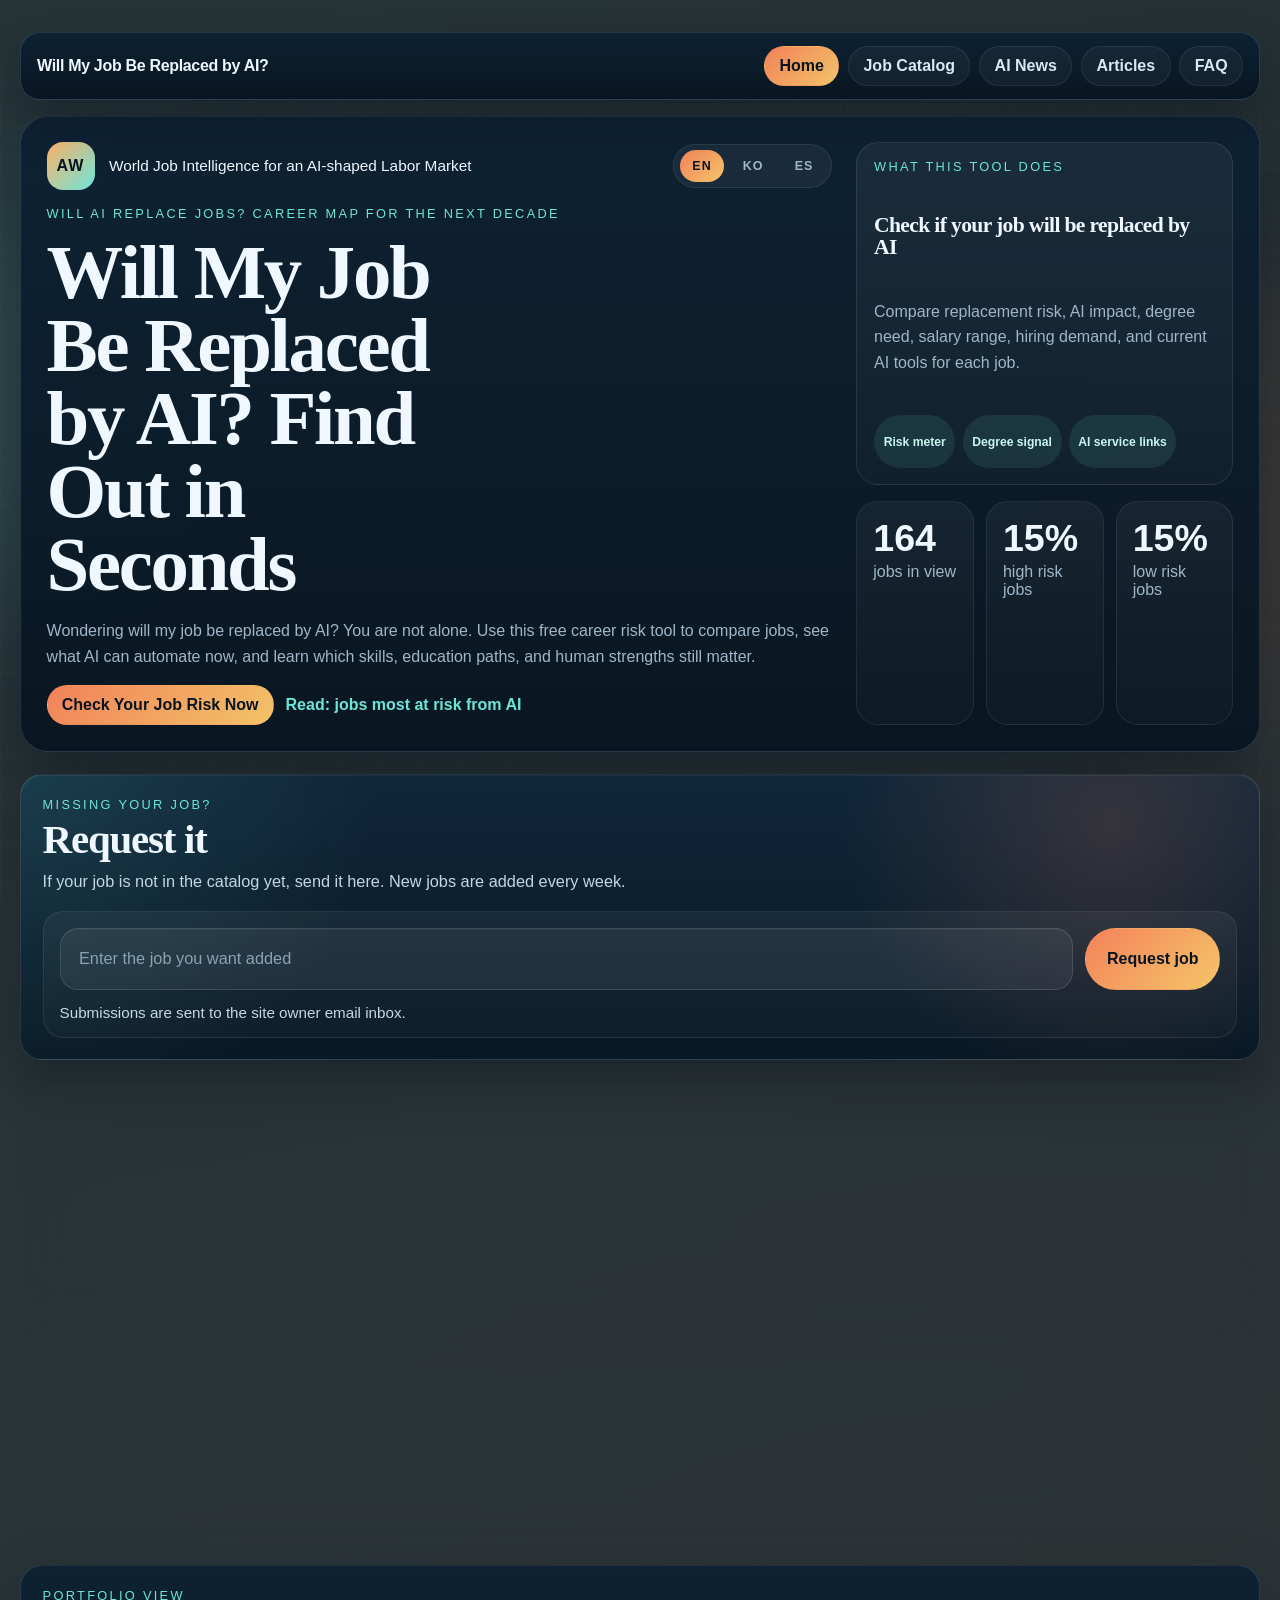
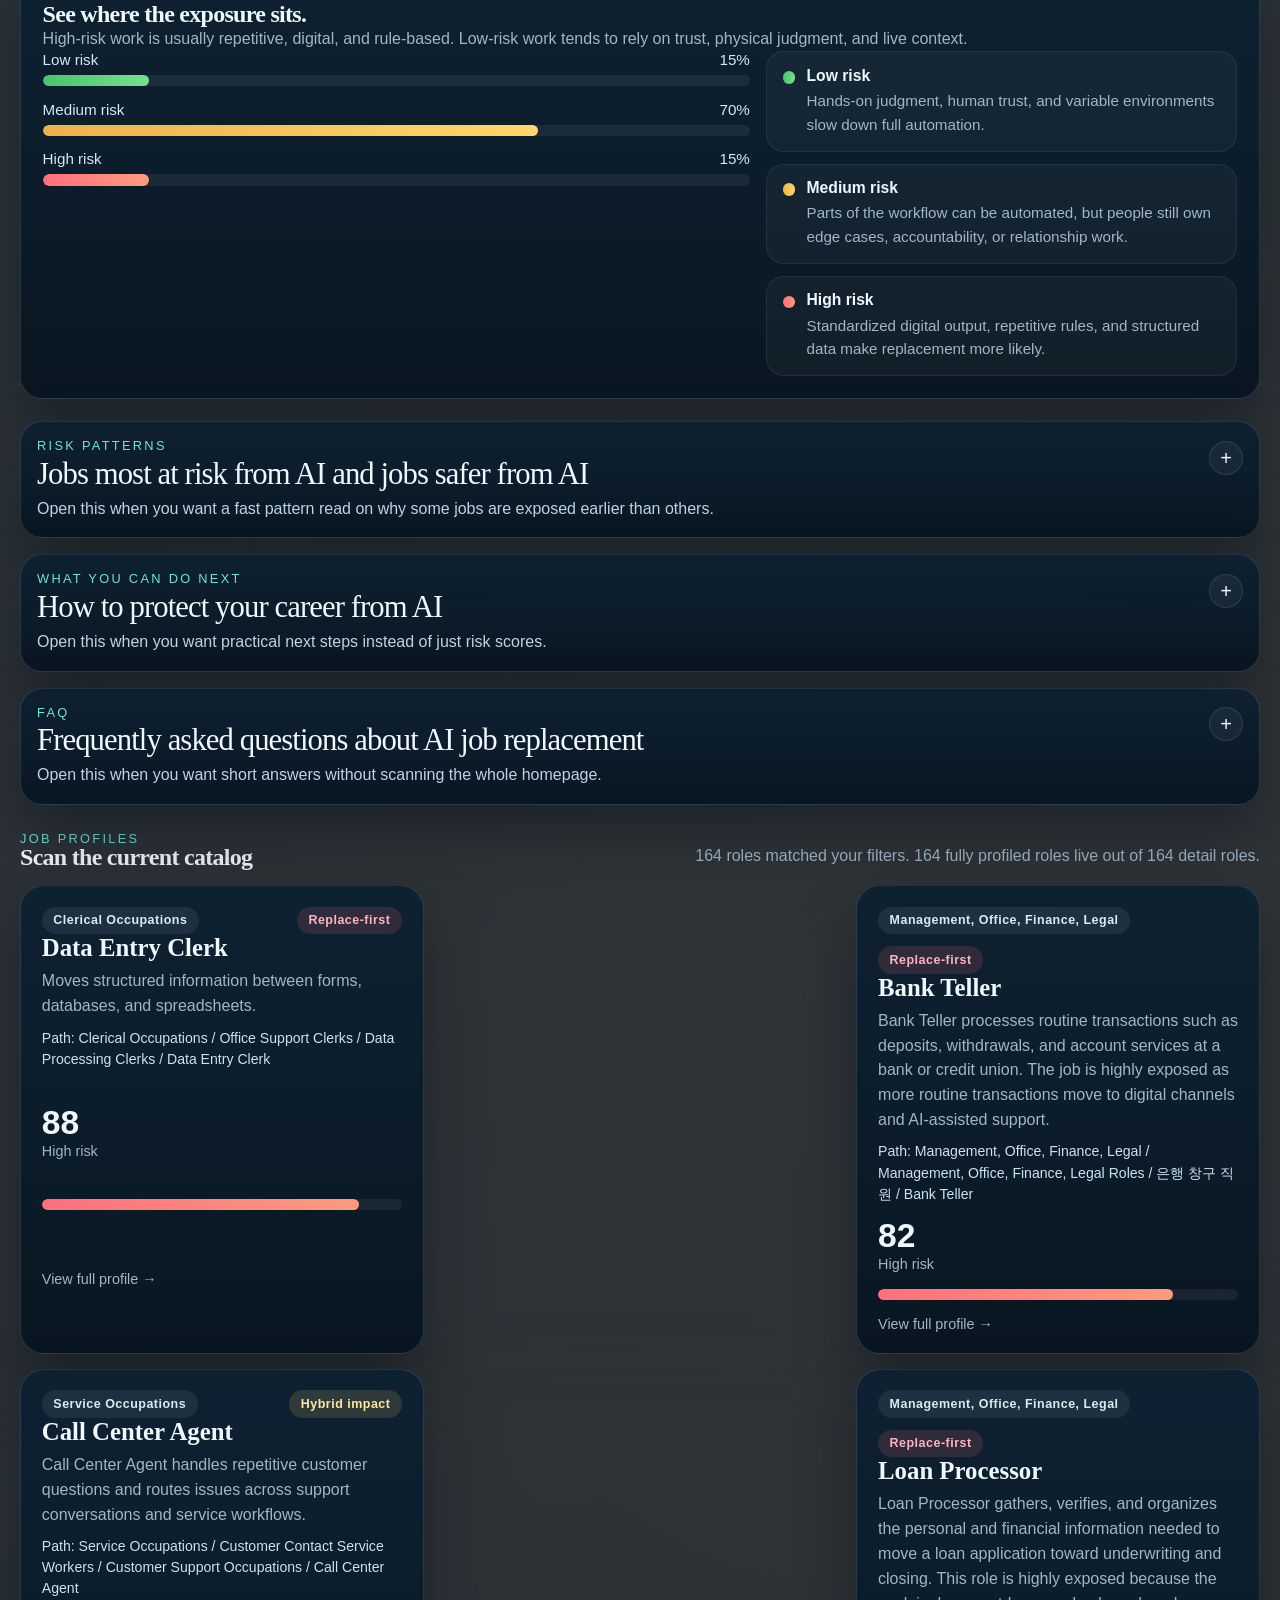
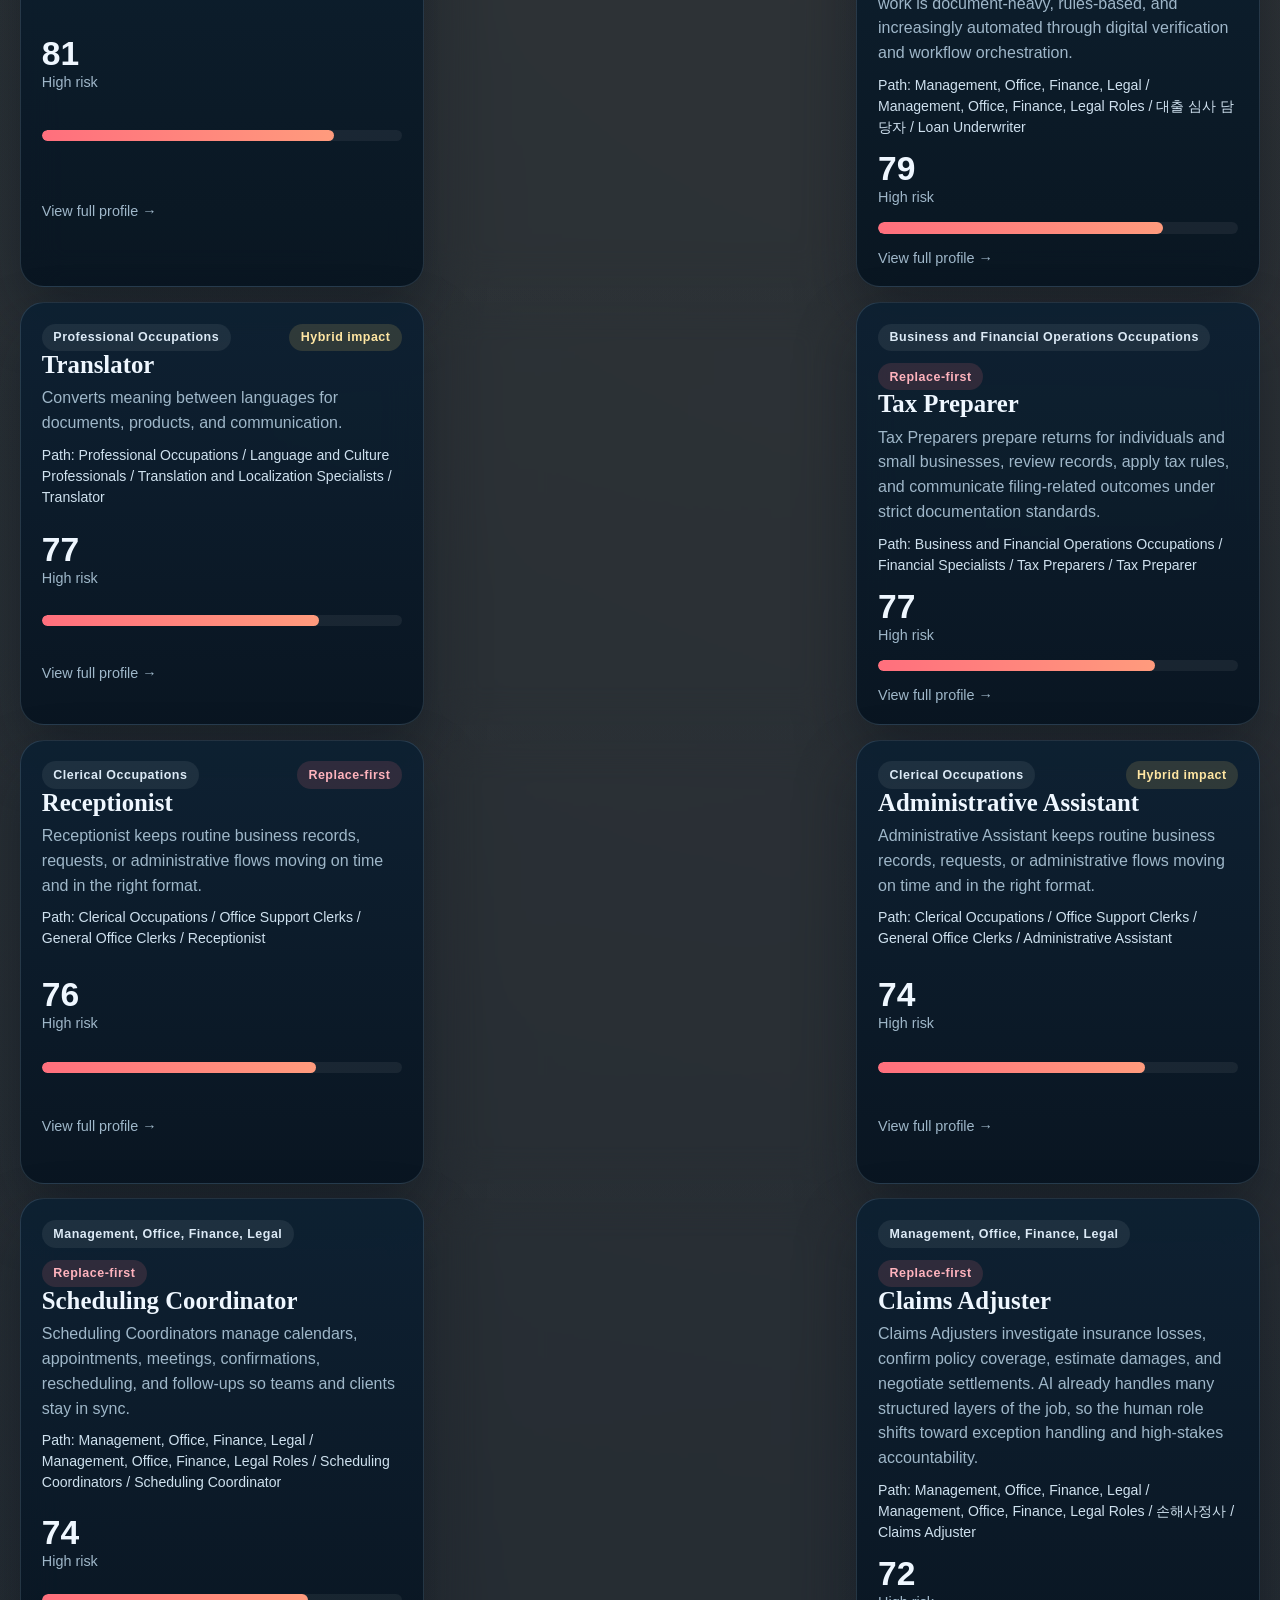
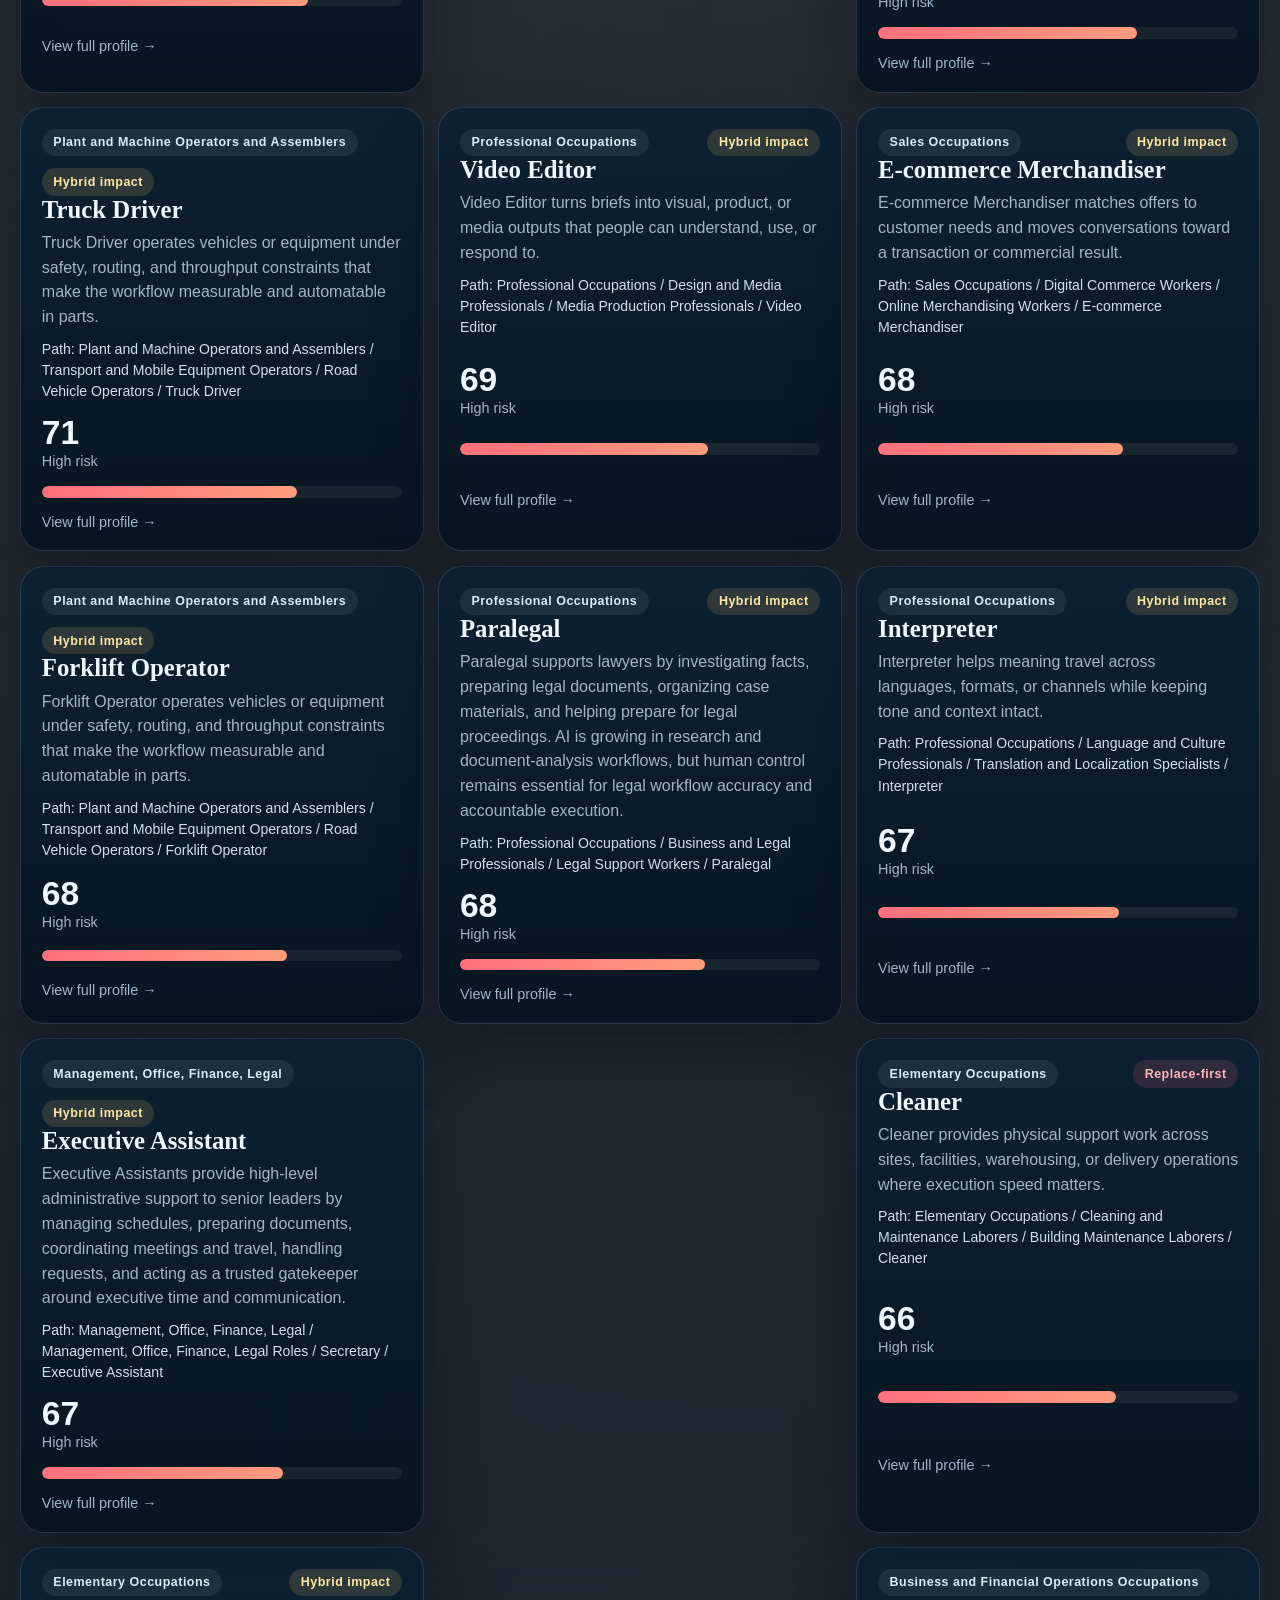
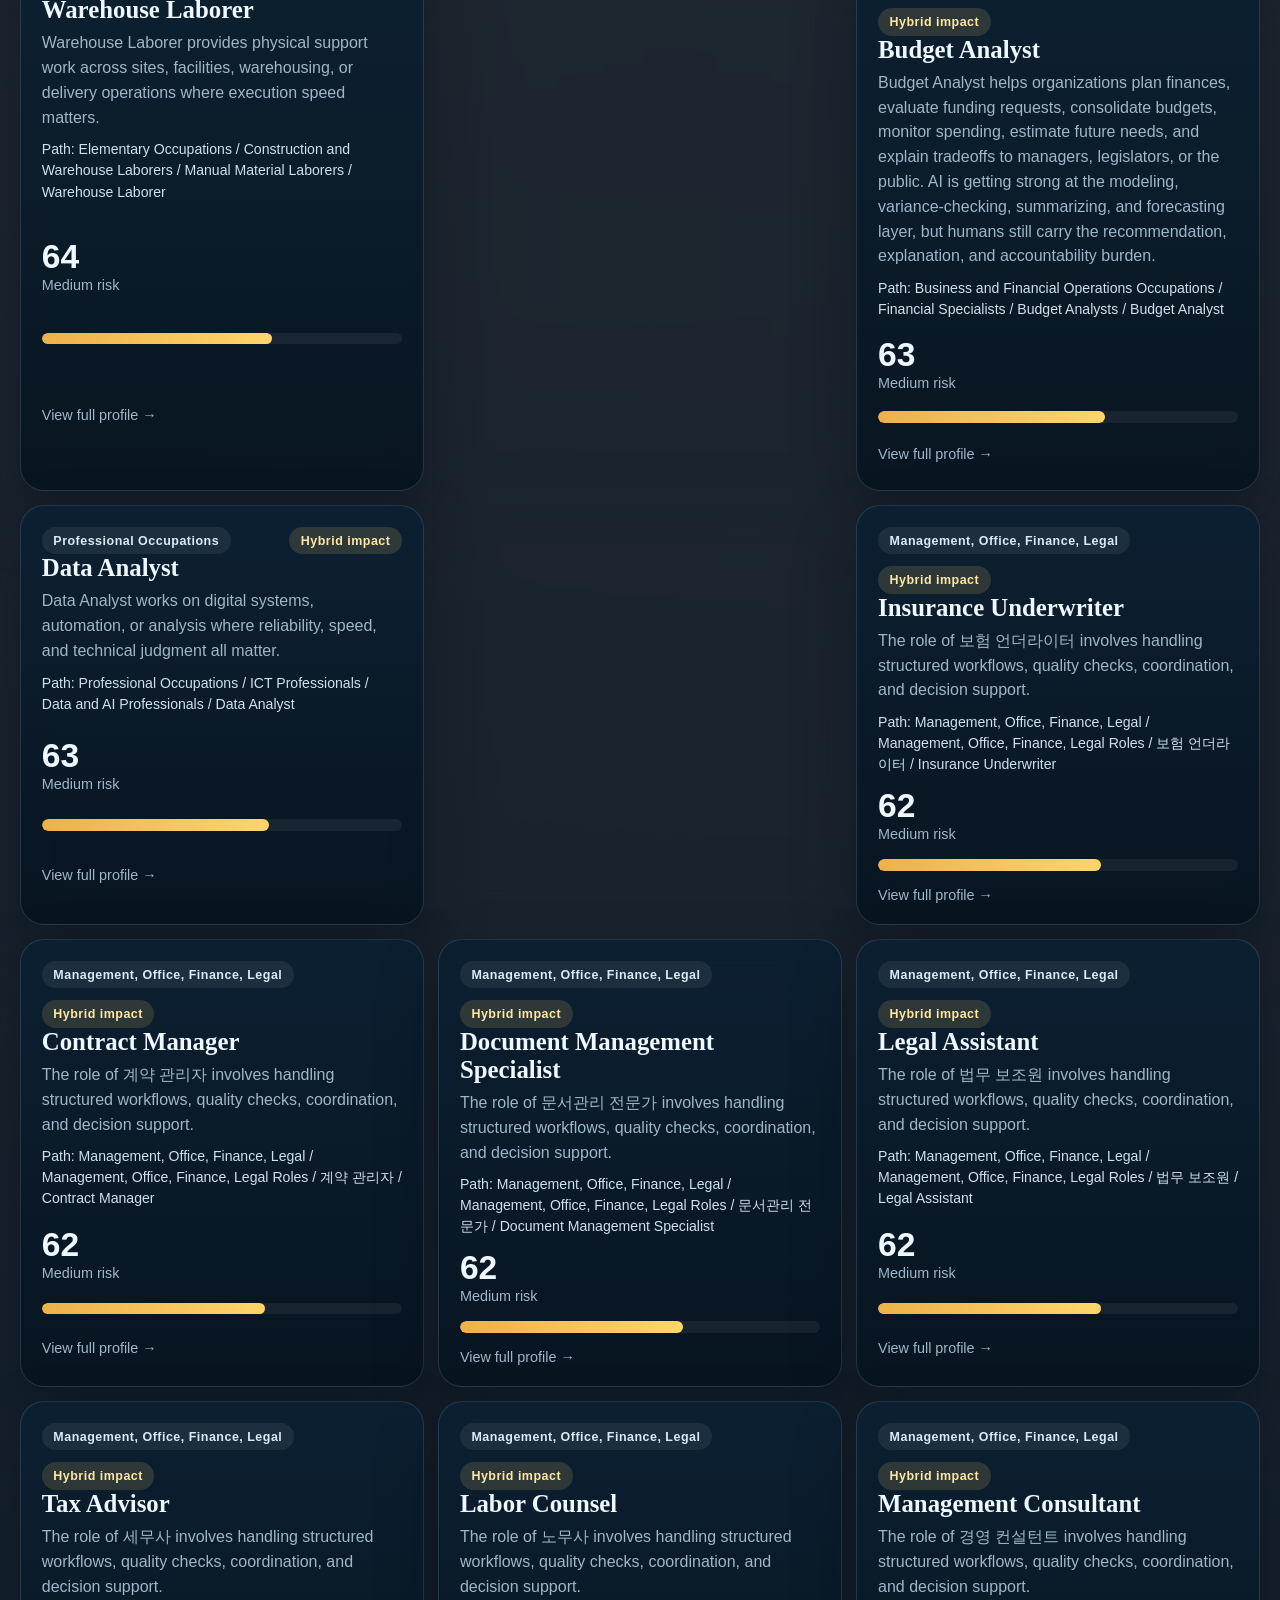
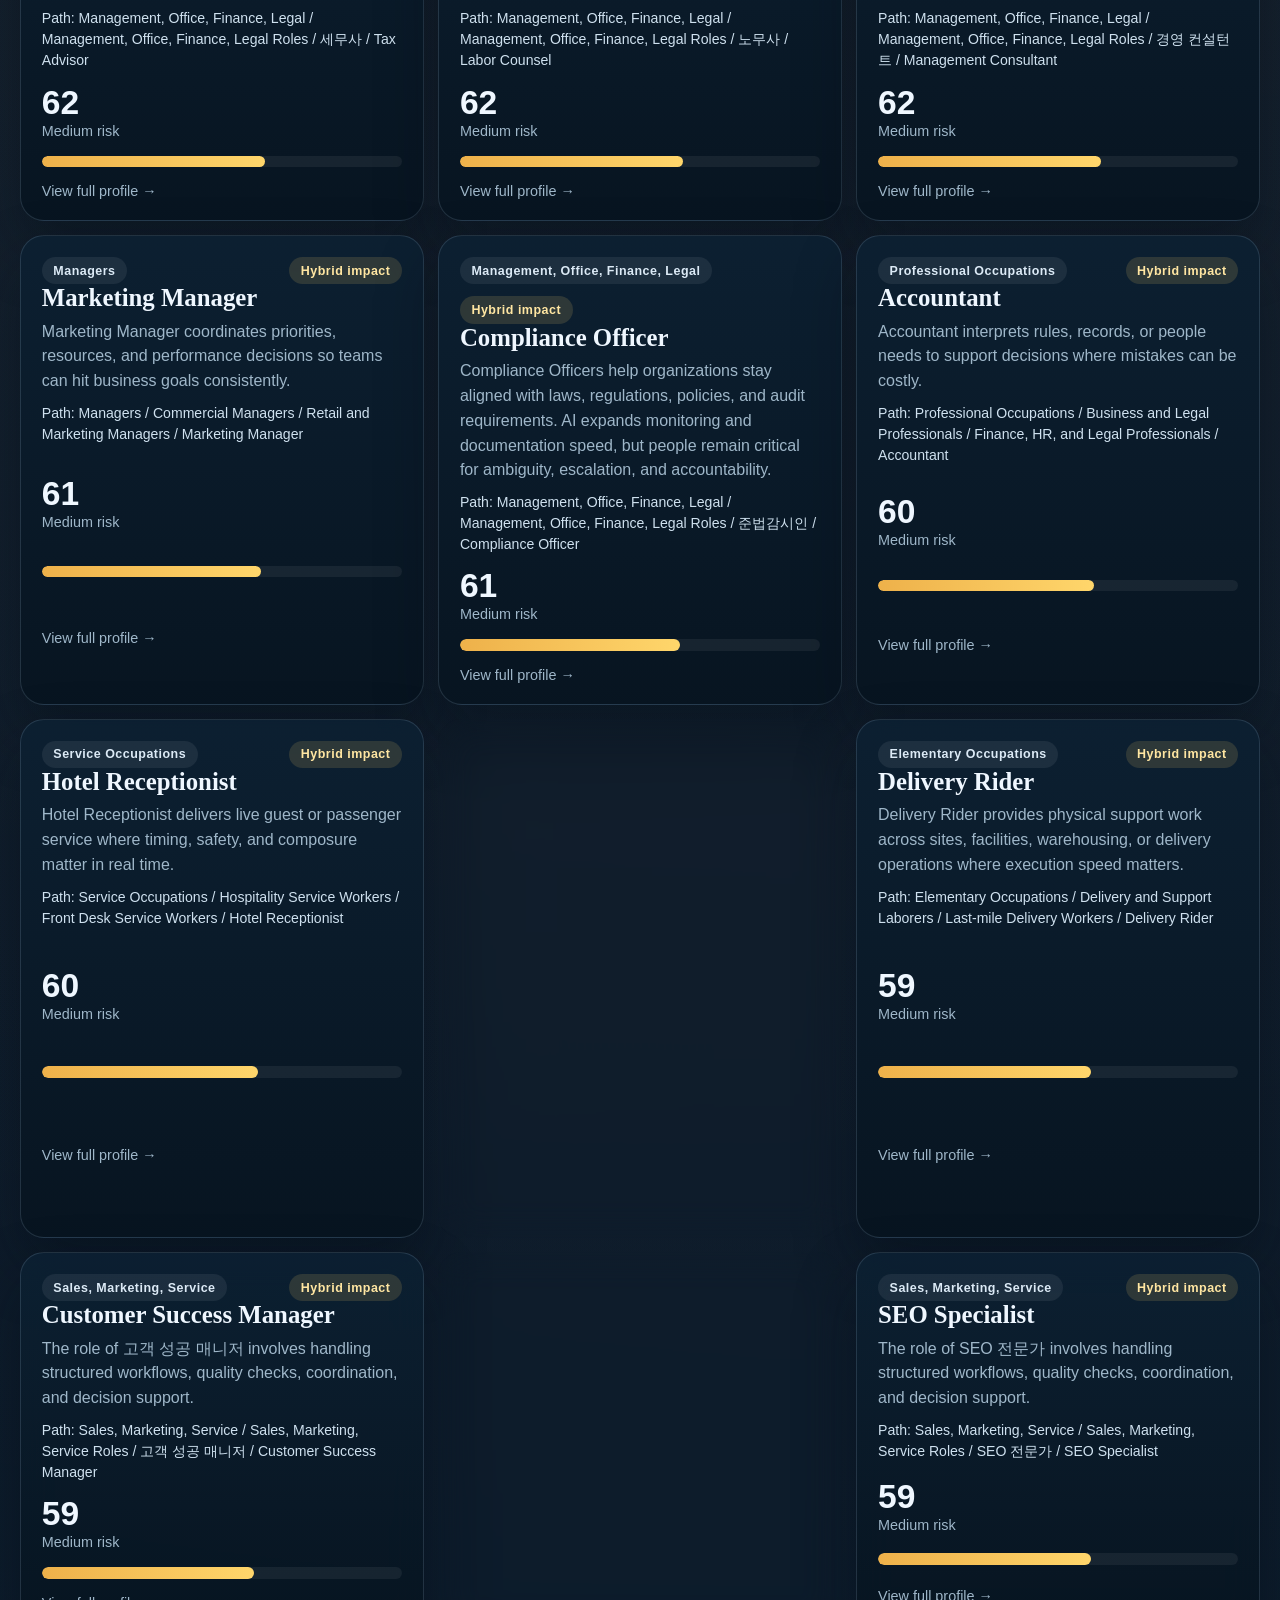
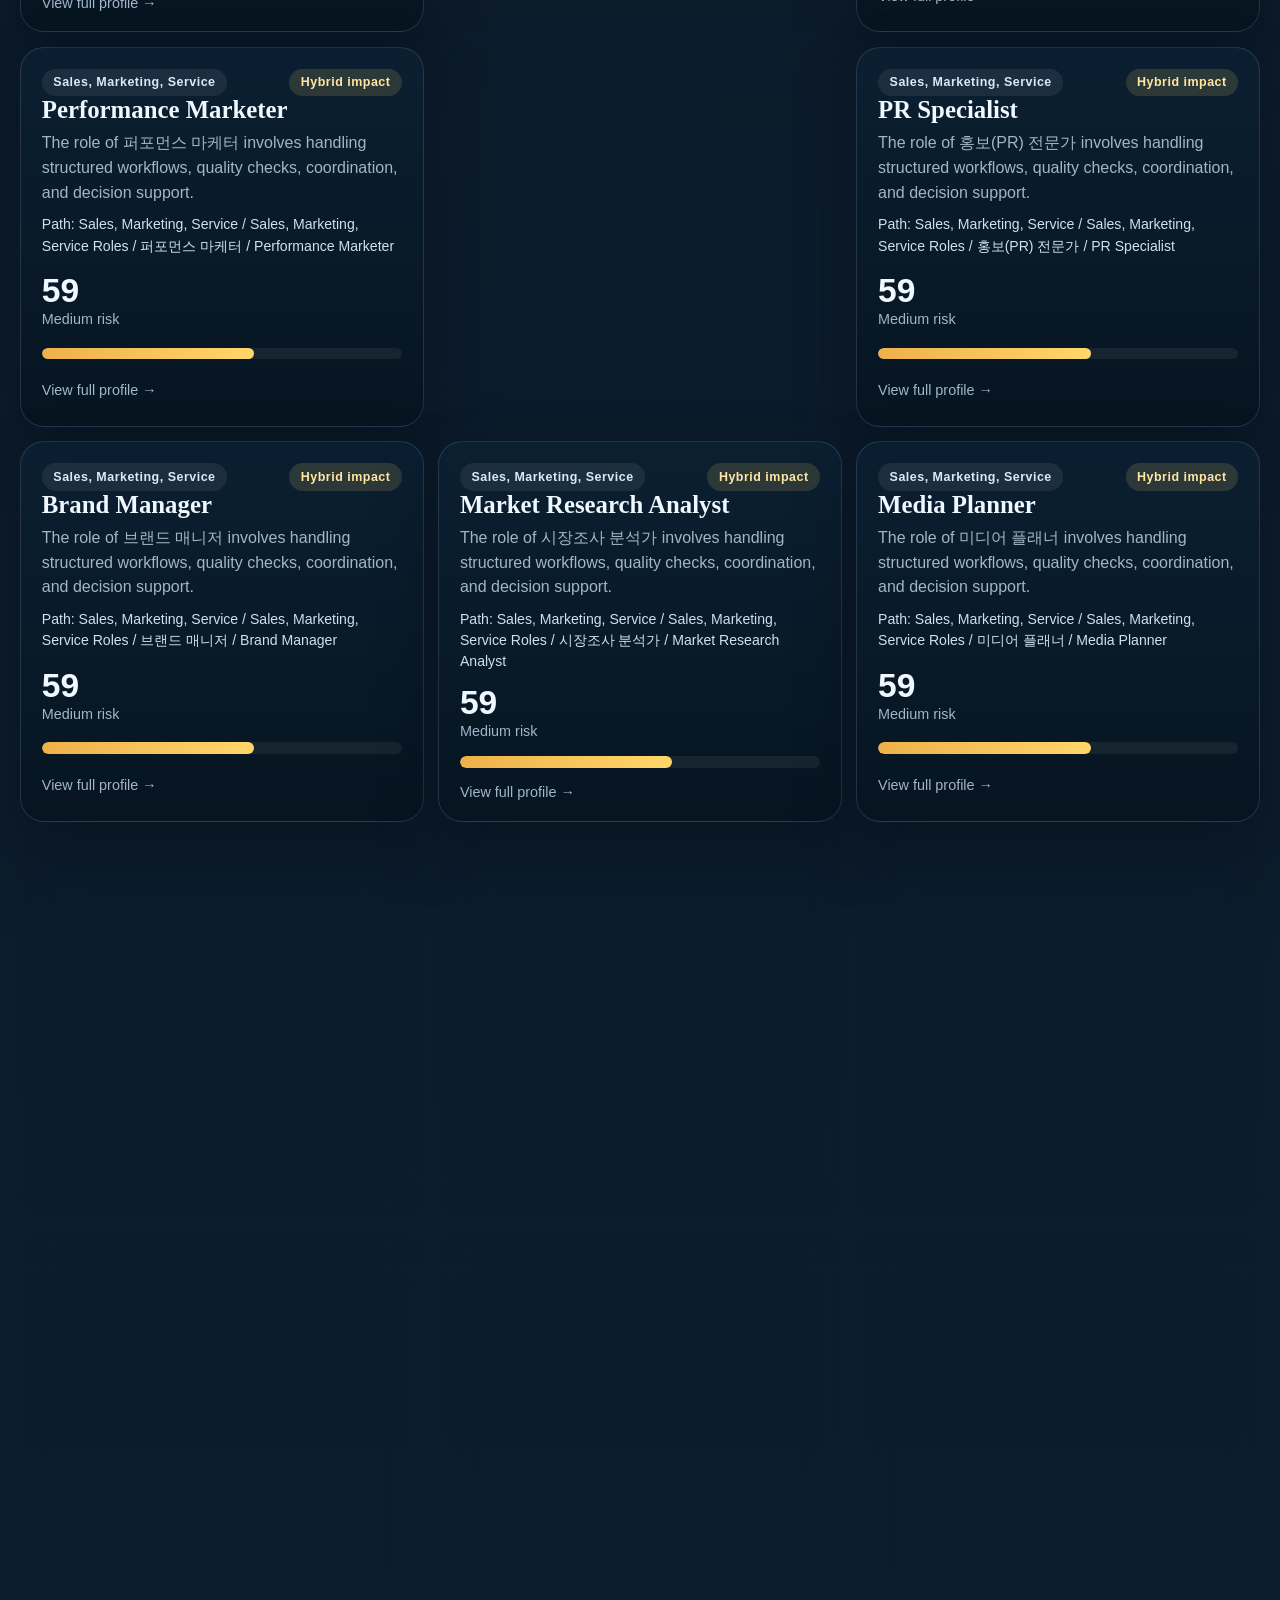
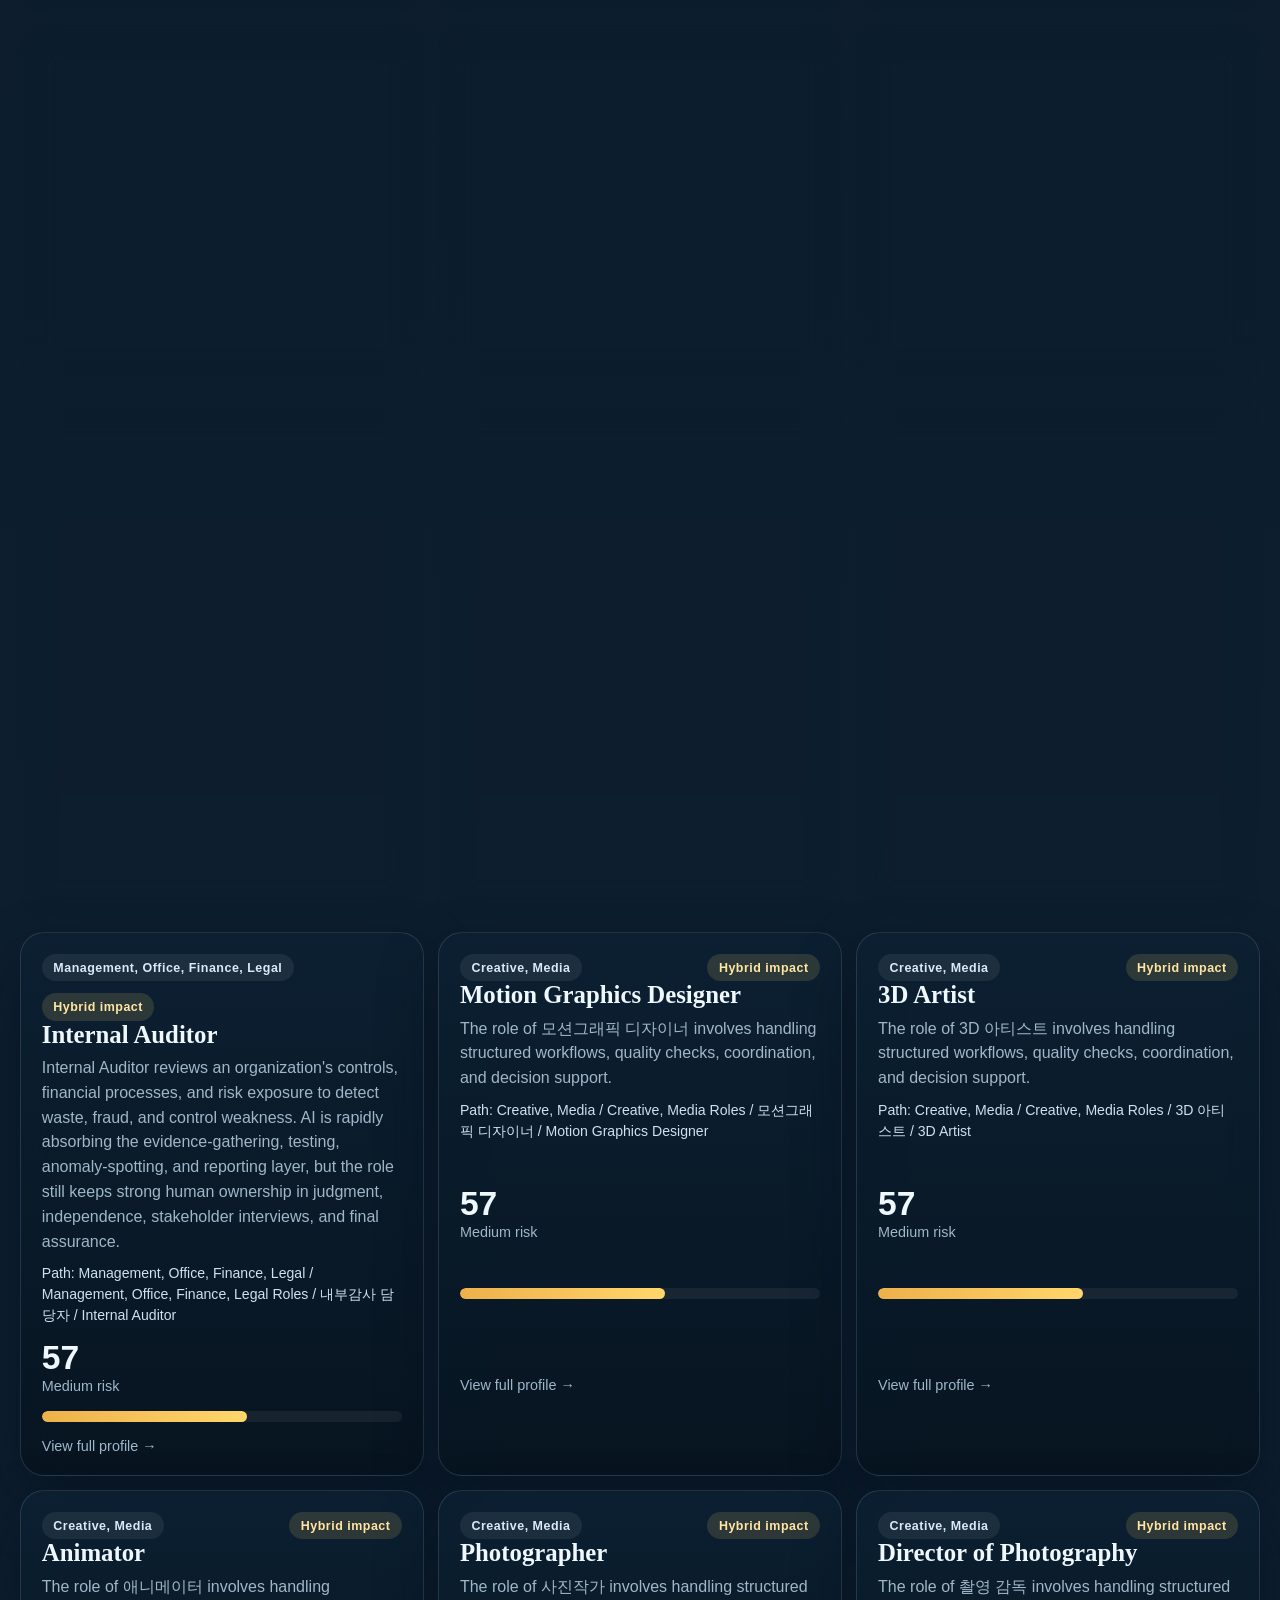
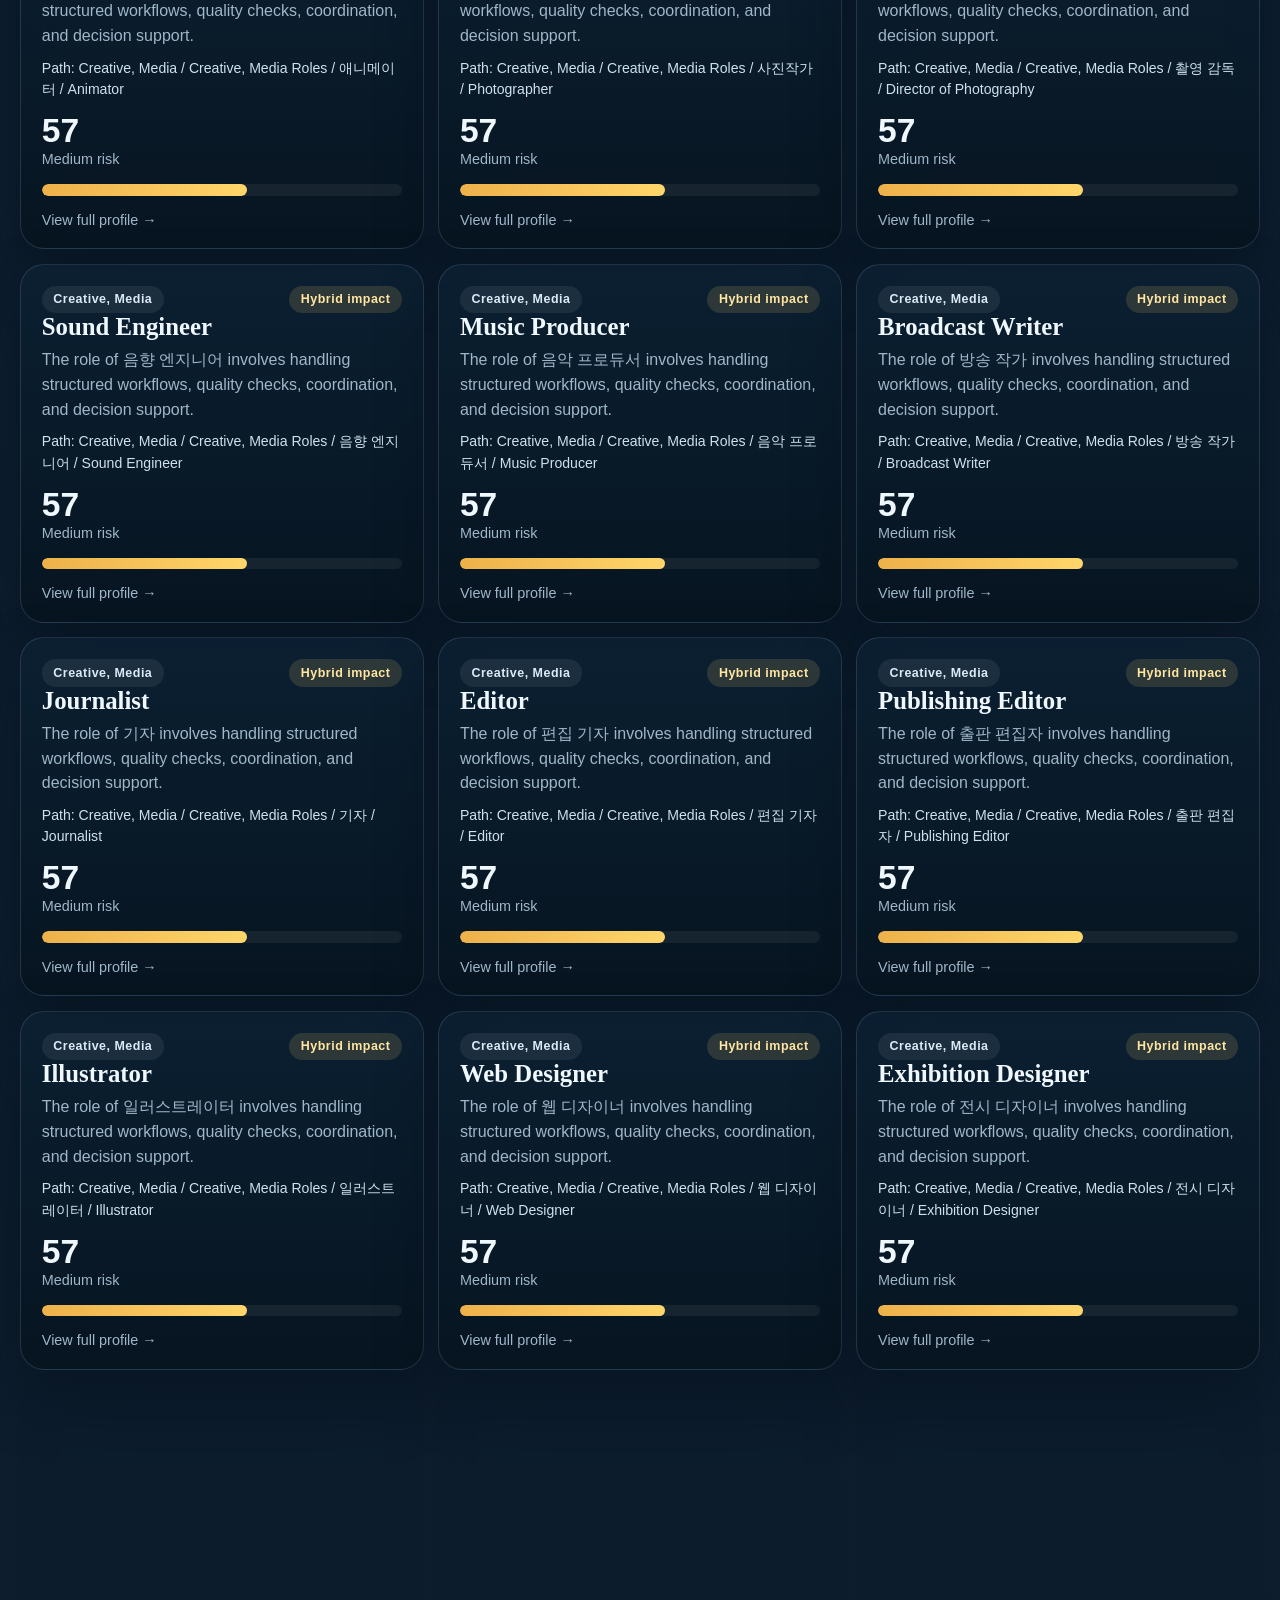
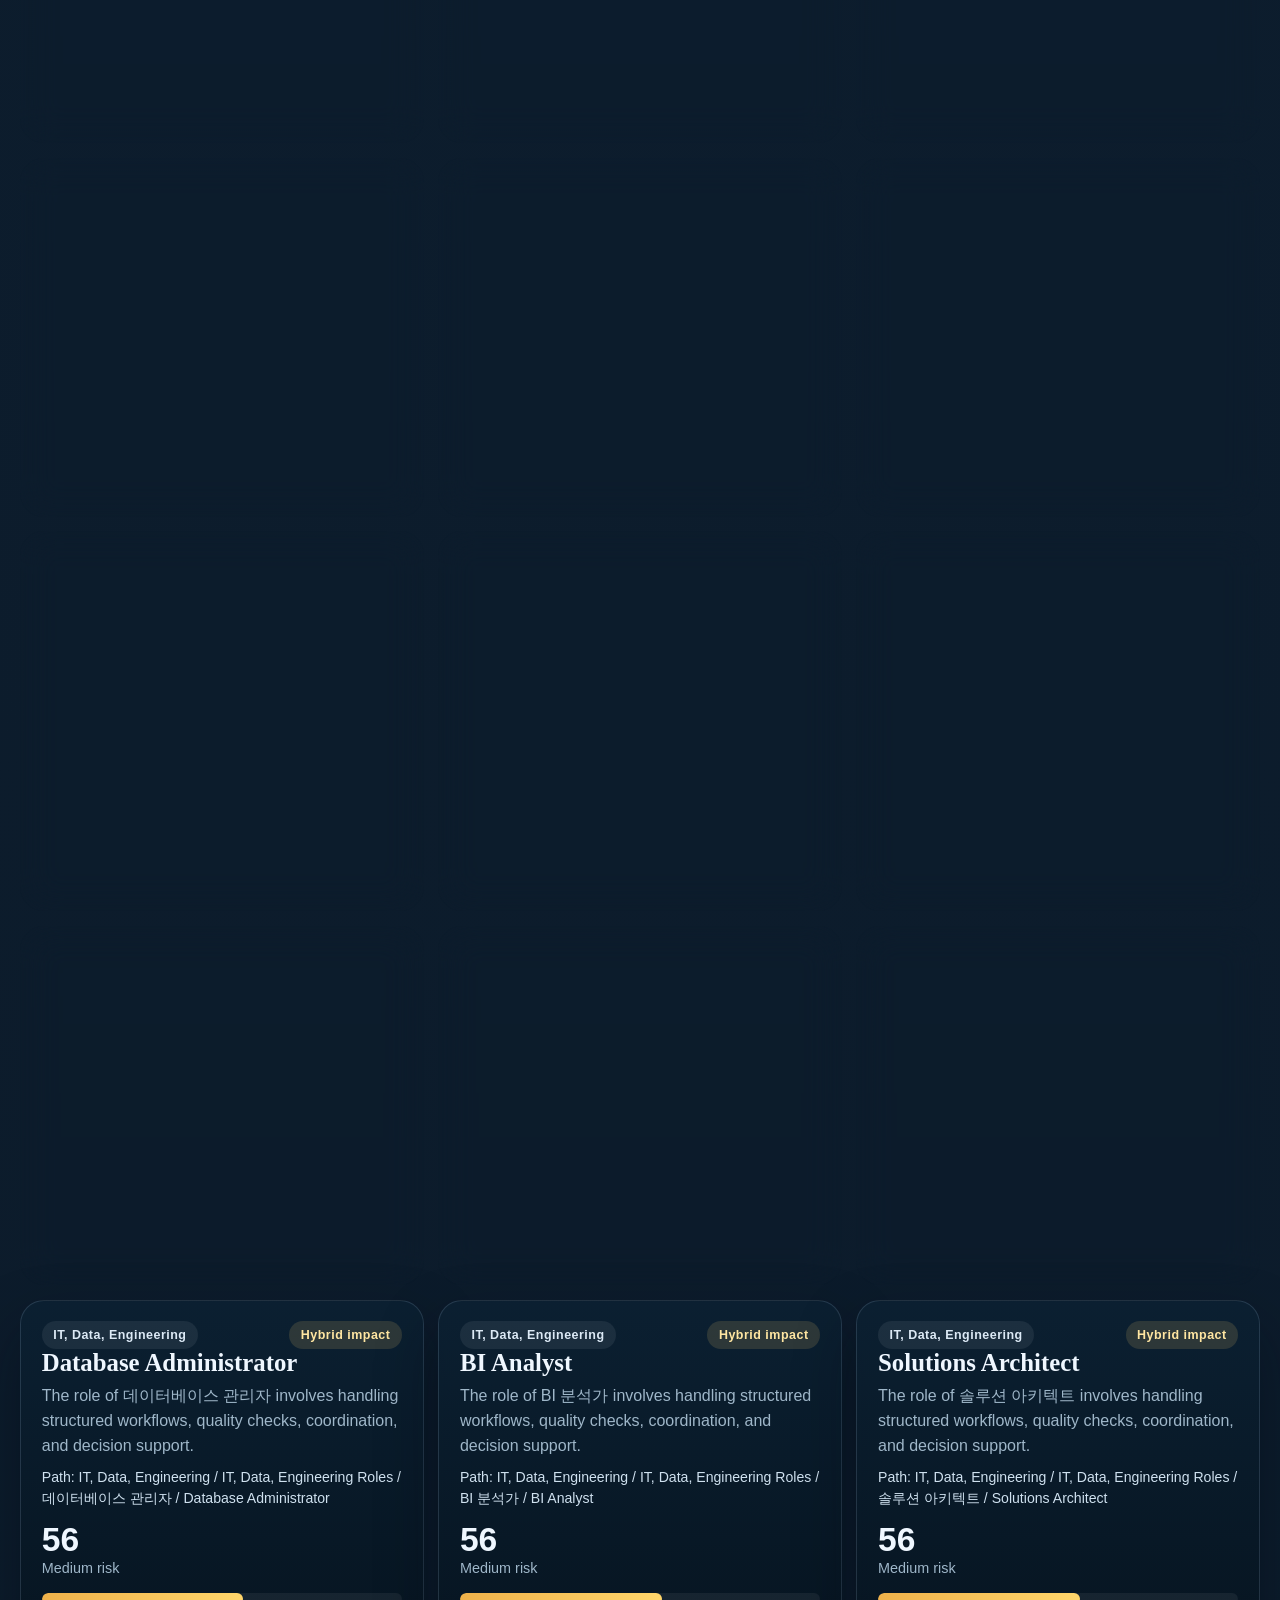
<file: index.html>
<!DOCTYPE html>
<html lang="en">
<head>
  <meta charset="UTF-8">
  <meta name="viewport" content="width=device-width, initial-scale=1.0">
  <title>Will My Job Be Replaced by AI? Free Career Risk Tool</title>
  <meta name="description" content="Find out if your job will be replaced by AI. Use our free career risk tool to compare job replacement risk, AI impact, degree need, salary range, hiring demand, and AI service links.">
  <meta name="keywords" content="will my job be replaced by ai, will ai replace jobs, jobs most at risk from AI, safe jobs from AI, AI job risk, future of work">
  <meta name="robots" content="index,follow,max-image-preview:large,max-snippet:-1,max-video-preview:-1">
  <meta name="googlebot" content="index,follow,max-image-preview:large,max-snippet:-1,max-video-preview:-1">
  <meta name="theme-color" content="#081421">
  <link rel="canonical" href="https://www.willmyjobreplacedbyai.com/">
  <meta property="og:type" content="website">
  <meta property="og:title" content="Will My Job Be Replaced by AI? Free Career Risk Tool">
  <meta property="og:description" content="Find out if your job will be replaced by AI. Compare job risk, AI impact, degree need, salary range, hiring demand, and current AI service links.">
  <meta property="og:url" content="https://www.willmyjobreplacedbyai.com/">
  <meta property="og:site_name" content="Will My Job Be Replaced by AI?">
  <meta property="og:image" content="https://www.willmyjobreplacedbyai.com/og-image.svg">
  <meta property="og:image:alt" content="Will My Job Be Replaced by AI? job risk website preview">
  <link rel="alternate" hreflang="en" href="https://www.willmyjobreplacedbyai.com/">
  <link rel="alternate" hreflang="ko" href="https://www.willmyjobreplacedbyai.com/">
  <link rel="alternate" hreflang="es" href="https://www.willmyjobreplacedbyai.com/">
  <link rel="alternate" hreflang="x-default" href="https://www.willmyjobreplacedbyai.com/">
  <meta name="twitter:card" content="summary_large_image">
  <meta name="twitter:title" content="Will My Job Be Replaced by AI? Free Career Risk Tool">
  <meta name="twitter:description" content="Find out if your job will be replaced by AI. Compare job risk, AI impact, degree need, salary range, hiring demand, and current AI service links.">
  <meta name="twitter:image" content="https://www.willmyjobreplacedbyai.com/og-image.svg">
  <script type="application/ld+json">
    {
      "@context": "https://schema.org",
      "@graph": [
        {
          "@type": "Organization",
          "@id": "https://www.willmyjobreplacedbyai.com/#organization",
          "name": "Weplay Inc. 종이비행기국가대표팀 위플레이",
          "url": "https://www.weplaykor.com",
          "email": "mailto:weplaykor@naver.com",
          "founder": {
            "@type": "Person",
            "name": "Seunghoon Lee"
          }
        },
        {
          "@type": "WebSite",
          "@id": "https://www.willmyjobreplacedbyai.com/#website",
          "url": "https://www.willmyjobreplacedbyai.com/",
          "name": "Will My Job Be Replaced by AI?",
          "alternateName": "Will My Job Replaced by AI?",
          "description": "Find out if your job will be replaced by AI. Compare job replacement risk, AI impact, degree need, salary range, hiring demand, and current AI replacement tools.",
          "publisher": {
            "@id": "https://www.willmyjobreplacedbyai.com/#organization"
          },
          "inLanguage": ["en", "ko", "es"]
        },
        {
          "@type": "CollectionPage",
          "@id": "https://www.willmyjobreplacedbyai.com/#collection",
          "url": "https://www.willmyjobreplacedbyai.com/",
          "name": "Will My Job Be Replaced by AI? career risk catalog",
          "description": "A multilingual career risk catalog for checking whether AI will replace jobs, which jobs are most at risk from AI, and which jobs are safer from AI for now.",
          "isPartOf": {
            "@id": "https://www.willmyjobreplacedbyai.com/#website"
          },
          "inLanguage": ["en", "ko", "es"]
        },
        {
          "@type": "WebPage",
          "@id": "https://www.willmyjobreplacedbyai.com/#webpage",
          "url": "https://www.willmyjobreplacedbyai.com/",
          "name": "Will My Job Be Replaced by AI? Find Out in Seconds",
          "description": "Wondering whether AI will replace your job? Use this free tool to compare job replacement risk, safer careers, degree need, and AI service links.",
          "inLanguage": ["en", "ko", "es"],
          "potentialAction": {
            "@type": "SearchAction",
            "target": "https://www.willmyjobreplacedbyai.com/?search={search_term_string}",
            "query-input": "required name=search_term_string"
          }
        },
        {
          "@type": "FAQPage",
          "@id": "https://www.willmyjobreplacedbyai.com/#faq",
          "mainEntity": [
            {
              "@type": "Question",
              "name": "Will AI replace my job in the future?",
              "acceptedAnswer": {
                "@type": "Answer",
                "text": "It depends on how repetitive, digital, and rule-based your daily workflow is. Roles with structured software tasks are exposed first, while jobs built on judgment, trust, physical work, or live context usually change more slowly."
              }
            },
            {
              "@type": "Question",
              "name": "Which jobs are most at risk from AI?",
              "acceptedAnswer": {
                "@type": "Answer",
                "text": "Jobs with repetitive digital steps are usually the most exposed, including data entry clerks, bookkeeping clerks, payroll clerks, call center agents, and customer support roles with standard workflows."
              }
            },
            {
              "@type": "Question",
              "name": "Which jobs are safest from AI for now?",
              "acceptedAnswer": {
                "@type": "Answer",
                "text": "Jobs tied to physical complexity, local trust, regulation, and live responsibility usually stay safer for longer. Examples include registered nurse, electrician, HVAC technician, plumber, and caregiver roles."
              }
            },
            {
              "@type": "Question",
              "name": "How can I protect my career from AI?",
              "acceptedAnswer": {
                "@type": "Answer",
                "text": "Move toward exception handling, client ownership, workflow design, field execution, and judgment-heavy work. Use AI as a tool, but avoid building your value around routine output that software can standardize."
              }
            },
            {
              "@type": "Question",
              "name": "Do I need a university degree to get an AI-resistant job?",
              "acceptedAnswer": {
                "@type": "Answer",
                "text": "Not always. Some durable careers require formal credentials, especially in healthcare, law, and regulated fields, while many resilient trade and operator roles can be reached without paying for a full university degree."
              }
            },
            {
              "@type": "Question",
              "name": "Does this site show current AI services for each job?",
              "acceptedAnswer": {
                "@type": "Answer",
                "text": "Yes. Each job profile includes a current AI replacement field and service links when a relevant AI tool exists. If no reliable service is mapped yet, the profile shows none."
              }
            },
            {
              "@type": "Question",
              "name": "How accurate is the AI job replacement score?",
              "acceptedAnswer": {
                "@type": "Answer",
                "text": "The score is a directional career signal, not a guarantee. It is most useful when combined with the task breakdown, AI impact label, human edge notes, and the market context shown on each profile."
              }
            }
          ]
        }
      ]
    }
  </script>
  <link rel="stylesheet" href="styles.css?v=2026-03-24-6">
</head>
<body data-page="home">
  <div class="ambient ambient-left"></div>
  <div class="ambient ambient-right"></div>

  <main class="page-shell">
    <nav class="site-nav" aria-label="Primary">
      <div class="site-nav-shell">
        <a class="site-nav-brand" id="navBrandLink" href="./">Will My Job Be Replaced by AI?</a>
        <div class="site-nav-links">
          <a class="site-nav-link is-active" id="navHomeLink" href="./" aria-current="page">Home</a>
          <a class="site-nav-link" id="navCatalogLink" href="#catalogSection">Job Catalog</a>
          <a class="site-nav-link" id="navNewsLink" href="news.html">AI News</a>
          <a class="site-nav-link" id="navArticlesLink" href="articles.html">Articles</a>
          <a class="site-nav-link" id="navFaqLink" href="#faqSection">FAQ</a>
        </div>
      </div>
    </nav>

    <header class="hero">
      <div class="hero-copy">
        <div class="topbar">
          <div class="brand-block">
            <span class="brand-mark">AW</span>
            <div>
              <p class="brand-subtitle" id="brandSubtitle">World Job Intelligence for an AI-shaped Labor Market</p>
            </div>
          </div>

          <div class="language-switch" id="languageSwitch" aria-label="Language selector">
            <button class="lang-button" data-lang="en" type="button">EN</button>
            <button class="lang-button" data-lang="ko" type="button">KO</button>
            <button class="lang-button" data-lang="es" type="button">ES</button>
          </div>
        </div>

        <p class="eyebrow" id="heroEyebrow">Will AI replace jobs? Career map for the next decade</p>
        <h1 id="heroTitle">Will My Job Be Replaced by AI? Find Out in Seconds</h1>
        <p class="hero-lead" id="heroLead">Wondering will my job be replaced by AI? You are not alone. Use this free career risk tool to compare jobs, see what AI can automate now, and learn which skills, education paths, and human strengths still matter.</p>
        <div class="hero-actions">
          <a class="editorial-button editorial-button-strong" id="heroPrimaryCta" href="#catalogSection">Check Your Job Risk Now</a>
          <a class="editorial-link" id="heroSecondaryLink" href="articles.html#jobs-most-exposed-to-ai-agents">Read: jobs most at risk from AI</a>
        </div>
      </div>

      <aside class="hero-panel">
        <article class="hero-tool-card">
          <p class="section-kicker">What this tool does</p>
          <h2>Check if your job will be replaced by AI</h2>
          <p class="detail-copy">Compare replacement risk, AI impact, degree need, salary range, hiring demand, and current AI tools for each job.</p>
          <div class="hero-tool-points">
            <span class="hero-tool-pill">Risk meter</span>
            <span class="hero-tool-pill">Degree signal</span>
            <span class="hero-tool-pill">AI service links</span>
          </div>
        </article>

        <div class="hero-stats-grid">
          <div class="stat-card">
            <p class="stat-value" id="statJobsValue">08</p>
            <p class="stat-label" id="statJobsLabel">jobs in view</p>
          </div>
          <div class="stat-card">
            <p class="stat-value" id="statRiskValue">38%</p>
            <p class="stat-label" id="statRiskLabel">high risk jobs</p>
          </div>
          <div class="stat-card">
            <p class="stat-value" id="statLowRiskValue">38%</p>
            <p class="stat-label" id="statLowRiskLabel">low risk jobs</p>
          </div>
        </div>
      </aside>
    </header>

    <section class="request-card section-anchor" id="requestSection" aria-labelledby="requestTitle">
      <div class="request-copy">
        <p class="section-kicker" id="requestKicker">Missing your job?</p>
        <h2 id="requestTitle">Request it</h2>
        <p class="section-copy" id="requestLead">If your job is not in the catalog yet, send it here. New jobs are added every week.</p>
      </div>

      <form
        class="request-form"
        id="jobRequestForm"
        action="https://formsubmit.co/weplaykor@gmail.com"
        method="POST"
      >
        <input type="hidden" name="_subject" id="jobRequestSubject" value="New job request from willmyjobreplacedbyai.com">
        <input type="hidden" name="_captcha" value="false">
        <input type="hidden" name="_template" value="table">
        <input type="hidden" name="_next" id="jobRequestNext" value="https://www.willmyjobreplacedbyai.com/?job-request=success">
        <input type="hidden" name="_language" id="jobRequestLanguage" value="en">
        <input type="text" name="_honey" class="request-honeypot" tabindex="-1" autocomplete="off">

        <label class="sr-only" for="jobRequestInput" id="jobRequestInputLabel">Enter a job title you want added</label>
        <div class="request-form-row">
          <input
            id="jobRequestInput"
            name="requested_job"
            type="text"
            maxlength="120"
            required
            autocomplete="off"
            placeholder="Enter the job you want added"
          >
          <button class="editorial-button editorial-button-strong" id="jobRequestButton" type="submit">Request job</button>
        </div>
        <p class="request-note" id="requestNote">Submissions are sent to the site owner email inbox.</p>
        <p class="request-success" id="requestSuccess" hidden>Request received. Thank you.</p>
      </form>
    </section>

    <section class="filter-stack section-anchor" id="catalogSection">
      <article class="filter-card">
        <div class="filter-header">
          <p class="section-kicker" id="jobFilterKicker">Job Classification</p>
          <h2 id="jobFilterTitle">Search by occupation hierarchy</h2>
        </div>

        <div class="control-panel job-control-panel">
          <div class="field search-field">
            <label for="searchInput" id="searchLabel"></label>
            <input id="searchInput" type="search">
          </div>
          <div class="field">
            <label for="majorSelect" id="majorLabel"></label>
            <select id="majorSelect"></select>
          </div>
          <div class="field">
            <label for="midSelect" id="midLabel"></label>
            <select id="midSelect"></select>
          </div>
          <div class="field">
            <label for="subSelect" id="subLabel"></label>
            <select id="subSelect"></select>
          </div>
        </div>

        <div class="filter-actions">
          <button class="editorial-button editorial-button-strong filter-search-button" id="jobSearchButton" type="button">Search</button>
        </div>
      </article>

      <article class="filter-card">
        <div class="filter-header">
          <p class="section-kicker" id="aiFilterKicker">AI Classification</p>
          <h2 id="aiFilterTitle">Filter by replacement and education signals</h2>
        </div>

        <div class="control-panel ai-control-panel">
          <div class="field">
            <label for="riskSelect" id="riskLabel"></label>
            <select id="riskSelect"></select>
          </div>
          <div class="field">
            <label for="roleSelect" id="roleLabel"></label>
            <select id="roleSelect"></select>
          </div>
          <div class="field">
            <label for="degreeSelect" id="degreeLabel"></label>
            <select id="degreeSelect"></select>
          </div>
          <div class="field">
            <label for="sortSelect" id="sortLabel"></label>
            <select id="sortSelect"></select>
          </div>
        </div>

        <div class="filter-actions">
          <button class="editorial-button editorial-button-strong filter-search-button" id="aiSearchButton" type="button">Search</button>
        </div>
      </article>
    </section>

    <section class="insight-grid section-anchor" id="insightSection">
      <article class="insight-card insight-card-combined">
        <p class="section-kicker" id="insightKicker">Portfolio view</p>
        <h2 id="insightTitle">See where the exposure sits.</h2>
        <p class="section-copy" id="insightLead">High-risk work is usually repetitive, digital, and rule-based. Low-risk work tends to rely on trust, physical judgment, and live context.</p>
        <div class="insight-combined-body">
          <div class="risk-bars" id="riskBars"></div>
          <div class="insight-guide-panel">
            <p class="sr-only" id="guideKicker">Interpret the meter</p>
            <h3 class="sr-only" id="guideTitle">What the signals mean</h3>
            <div class="guide-list guide-list-inline" id="guideList"></div>
          </div>
        </div>
      </article>
    </section>

    <section class="guide-stack section-anchor" id="guideSection">
      <section class="filter-card seo-card guide-panel" lang="en">
        <details>
          <summary class="guide-panel-summary">
            <span class="section-kicker">Risk patterns</span>
            <span class="guide-panel-title">Jobs most at risk from AI and jobs safer from AI</span>
            <span class="guide-panel-lead">Open this when you want a fast pattern read on why some jobs are exposed earlier than others.</span>
          </summary>
          <div class="guide-panel-body">
            <p class="section-copy">The strongest pattern is workflow structure, not prestige. Jobs that live inside software and follow repeatable rules are usually more exposed. Jobs built on physical complexity, local trust, regulation, or live responsibility usually stay safer for longer.</p>
            <p class="detail-copy risk-patterns-note" id="riskPatternsNote">Top 10 roles update automatically from the current dataset.</p>
            <div class="seo-columns">
              <article class="guide-item">
                <strong id="riskTopTitle">Jobs most at risk from AI</strong>
                <ol class="seo-list seo-list-ordered" id="riskTopList">
                  <li>Loading jobs...</li>
                </ol>
              </article>
              <article class="guide-item">
                <strong id="safeTopTitle">Jobs safer from AI for now</strong>
                <ol class="seo-list seo-list-ordered" id="safeTopList">
                  <li>Loading jobs...</li>
                </ol>
              </article>
            </div>
          </div>
        </details>
      </section>

      <section class="filter-card seo-card guide-panel" lang="en">
        <details>
          <summary class="guide-panel-summary">
            <span class="section-kicker">What you can do next</span>
            <span class="guide-panel-title">How to protect your career from AI</span>
            <span class="guide-panel-lead">Open this when you want practical next steps instead of just risk scores.</span>
          </summary>
          <div class="guide-panel-body">
            <p class="section-copy">The goal is not to outrun software at routine output. The goal is to move into work where you own consequences, exceptions, trust, and systems. That is where career durability usually increases as AI improves.</p>
            <div class="seo-grid">
              <article class="guide-item">
                <strong>Move up the workflow</strong>
                <p class="detail-copy">Shift from basic execution into exception handling, client communication, escalation, and process ownership. The more ambiguity you absorb, the harder you are to compress.</p>
              </article>
              <article class="guide-item">
                <strong>Use degree cost carefully</strong>
                <p class="detail-copy">Pay for a degree when it changes access to regulated or trust-heavy roles. If the field values proof of execution more than credentials, use the degree signal before taking on education debt. Start with <a class="seo-inline-link" href="articles.html#does-a-degree-still-matter-in-the-age-of-ai">does a degree still matter in the age of AI</a>.</p>
              </article>
              <article class="guide-item">
                <strong>Learn to work with AI, not around it</strong>
                <p class="detail-copy">The durable skill is workflow design: deciding what the system can do, what needs review, and where humans still carry accountability. Start with <a class="seo-inline-link" href="articles.html#when-ai-becomes-your-coworker-the-skill-is-workflow-design">how to future-proof your career after AI</a>.</p>
              </article>
            </div>
          </div>
        </details>
      </section>

      <section class="filter-card seo-card guide-panel" id="faqSection" lang="en">
        <details>
          <summary class="guide-panel-summary">
            <span class="section-kicker">FAQ</span>
            <span class="guide-panel-title">Frequently asked questions about AI job replacement</span>
            <span class="guide-panel-lead">Open this when you want short answers without scanning the whole homepage.</span>
          </summary>
          <div class="guide-panel-body">
            <div class="faq-list">
              <details class="faq-item" open>
                <summary><span class="faq-question">Will AI replace my job in the future?</span></summary>
                <p class="section-copy">It depends on how repetitive, digital, and rule-based your daily work is. High-risk roles are exposed first, but many jobs move toward hybrid use where AI handles routine steps and people keep judgment, ownership, and relationship work.</p>
              </details>
              <details class="faq-item">
                <summary><span class="faq-question">Which jobs are safest from AI?</span></summary>
                <p class="section-copy">Jobs tied to local trust, physical environments, regulation, and live responsibility are usually safer. That often includes healthcare roles, skilled trades, field service work, and relationship-heavy jobs.</p>
              </details>
              <details class="faq-item">
                <summary><span class="faq-question">Which jobs are most at risk from AI?</span></summary>
                <p class="section-copy">Structured digital roles are most exposed, especially when the workflow already looks like software. Data entry, clerical processing, routine customer support, and repetitive operator roles tend to move earlier.</p>
              </details>
              <details class="faq-item">
                <summary><span class="faq-question">How can I protect my career from AI?</span></summary>
                <p class="section-copy">Build skills around exception handling, workflow design, live communication, field execution, and decision ownership. If AI can do the first draft, aim to own the final judgment and the outcome.</p>
              </details>
              <details class="faq-item">
                <summary><span class="faq-question">Do I need a university degree for an AI-resistant career?</span></summary>
                <p class="section-copy">Not always. Some careers require formal credentials, while many durable jobs do not. This catalog marks degree required, preferred, or not usually needed so job seekers can compare career resilience against education cost.</p>
              </details>
              <details class="faq-item">
                <summary><span class="faq-question">Does each job show current AI tools or replacement services?</span></summary>
                <p class="section-copy">Yes. Every profile includes a current AI replacement field and related AI service links when a relevant tool is available. If none is mapped yet, the profile clearly says none.</p>
              </details>
            </div>
          </div>
        </details>
      </section>
    </section>

    <section class="results-block section-anchor" id="resultsSection">
      <div class="results-meta">
        <div>
          <p class="section-kicker" id="resultsKicker">Job profiles</p>
          <h2 id="resultsTitle">Scan the current catalog</h2>
        </div>
        <p class="results-copy" id="resultsSummary">8 roles matched your filters.</p>
      </div>

      <div class="job-grid" id="jobGrid">
        <article class="job-card">
          <div class="detail-copy">
            <h3 class="job-title">Featured roles</h3>
            <p class="job-summary">Explore AI replacement risk for data entry clerk, customer support specialist, registered nurse, electrician, UX designer, software developer, secondary school teacher, and translator.</p>
          </div>
        </article>
      </div>
    </section>

  </main>

  <footer class="site-footer">
    <div class="footer-shell">
      <section class="footer-block">
        <p class="section-kicker">Company info</p>
        <p class="footer-title">Weplay Inc. 종이비행기국가대표팀 위플레이</p>
        <a class="footer-link" href="https://www.weplaykor.com" target="_blank" rel="noreferrer noopener">www.weplaykor.com</a>
      </section>

      <section class="footer-block">
        <p class="section-kicker">Developer</p>
        <p class="footer-copy">Seunghoon Lee</p>
        <p class="footer-copy">Contact: <a class="footer-link" href="mailto:weplaykor@naver.com">weplaykor@naver.com</a></p>
      </section>

      <section class="footer-block footer-highlight">
        <p class="section-kicker">Support</p>
        <p class="footer-title">Support Our Channel !</p>
      </section>

      <section class="footer-block">
        <p class="section-kicker">Visitors</p>
        <p class="footer-copy footer-visitors-line">
          <span><span id="todayVisitorsLabel">Today</span>: <strong id="todayVisitors">-</strong></span>
          <span><span id="totalVisitorsLabel">Total</span>: <strong id="totalVisitors">-</strong></span>
        </p>
      </section>
    </div>
  </footer>

  <div class="job-modal-overlay" id="jobModal" aria-hidden="true" role="dialog" aria-labelledby="jobModalTitle">
    <div class="job-modal-panel" role="document">
      <div class="job-modal-header">
        <h2 id="jobModalTitle"></h2>
        <button class="job-modal-close" id="jobModalClose" type="button" aria-label="Close job details">✕</button>
      </div>
      <div class="job-modal-body" id="jobModalBody"></div>
    </div>
  </div>

  <script src="app.js?v=2026-03-24-6"></script>
</body>
</html>
</file>
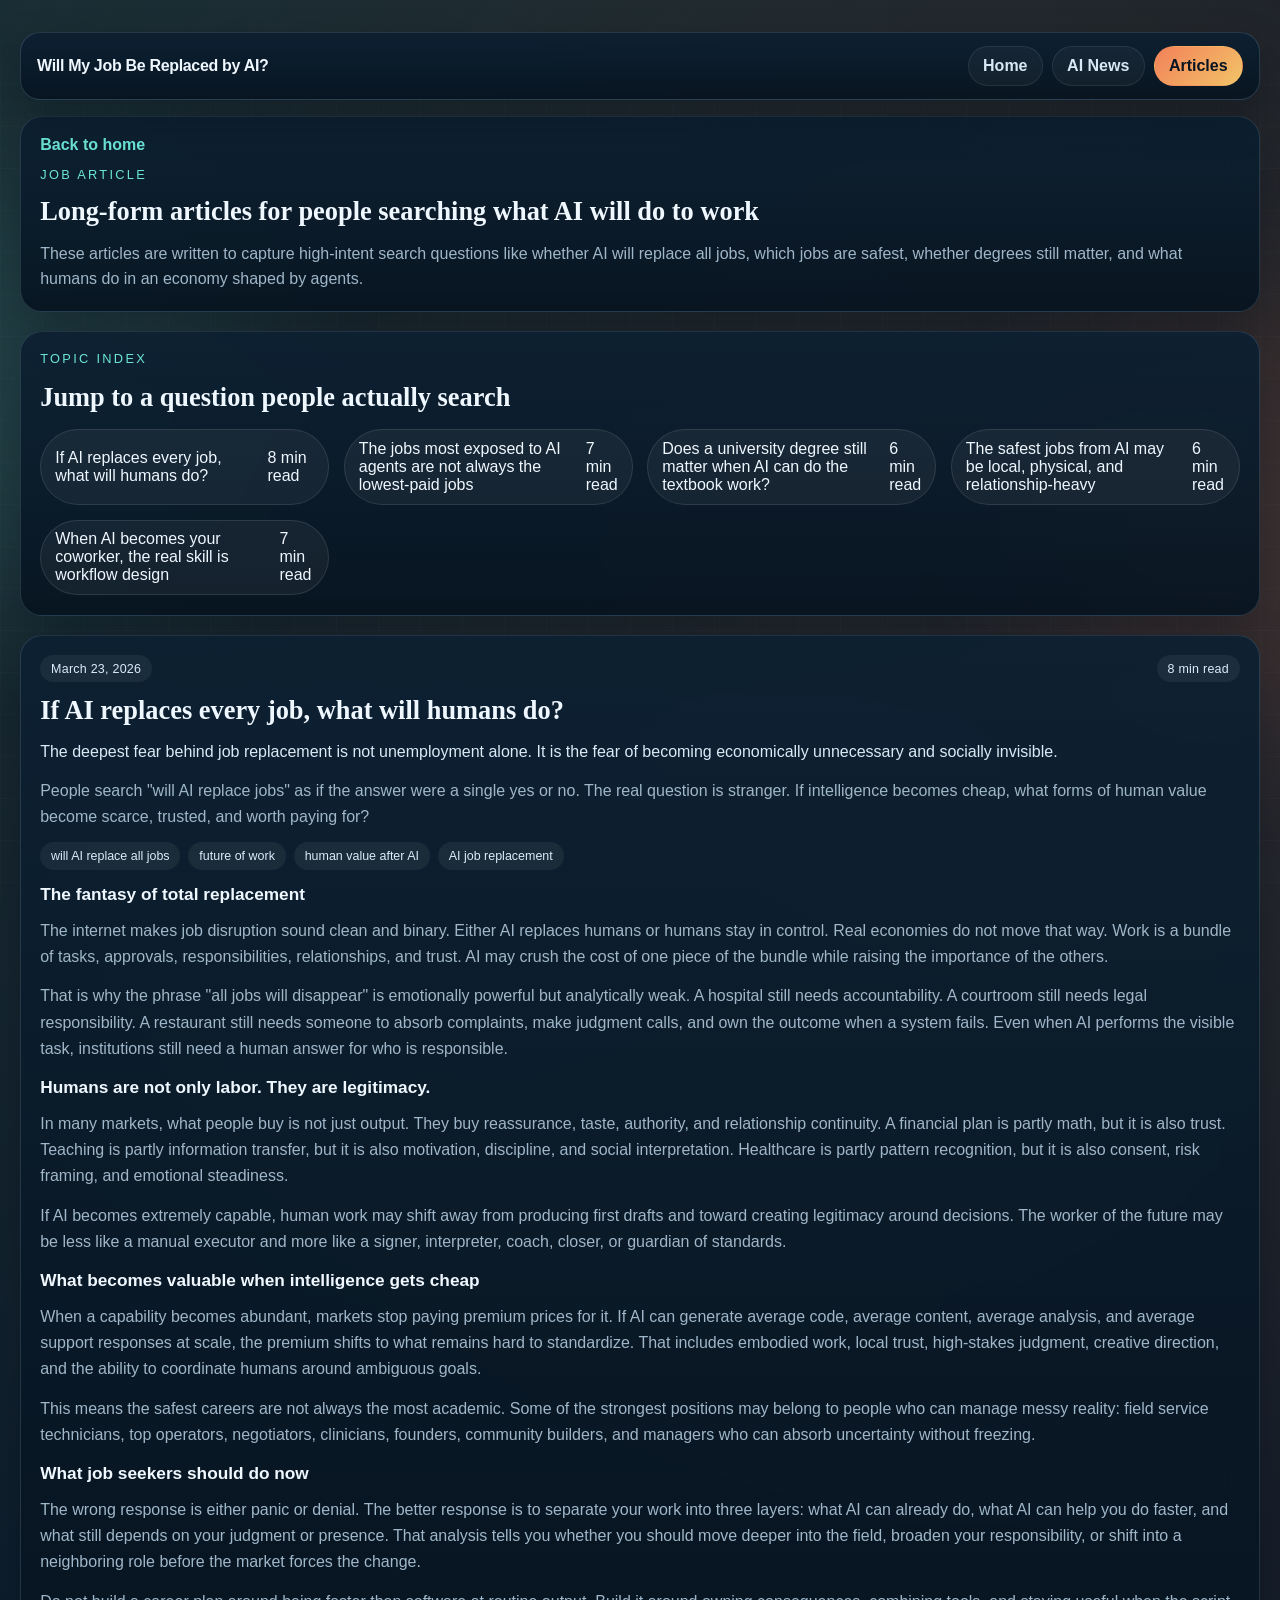
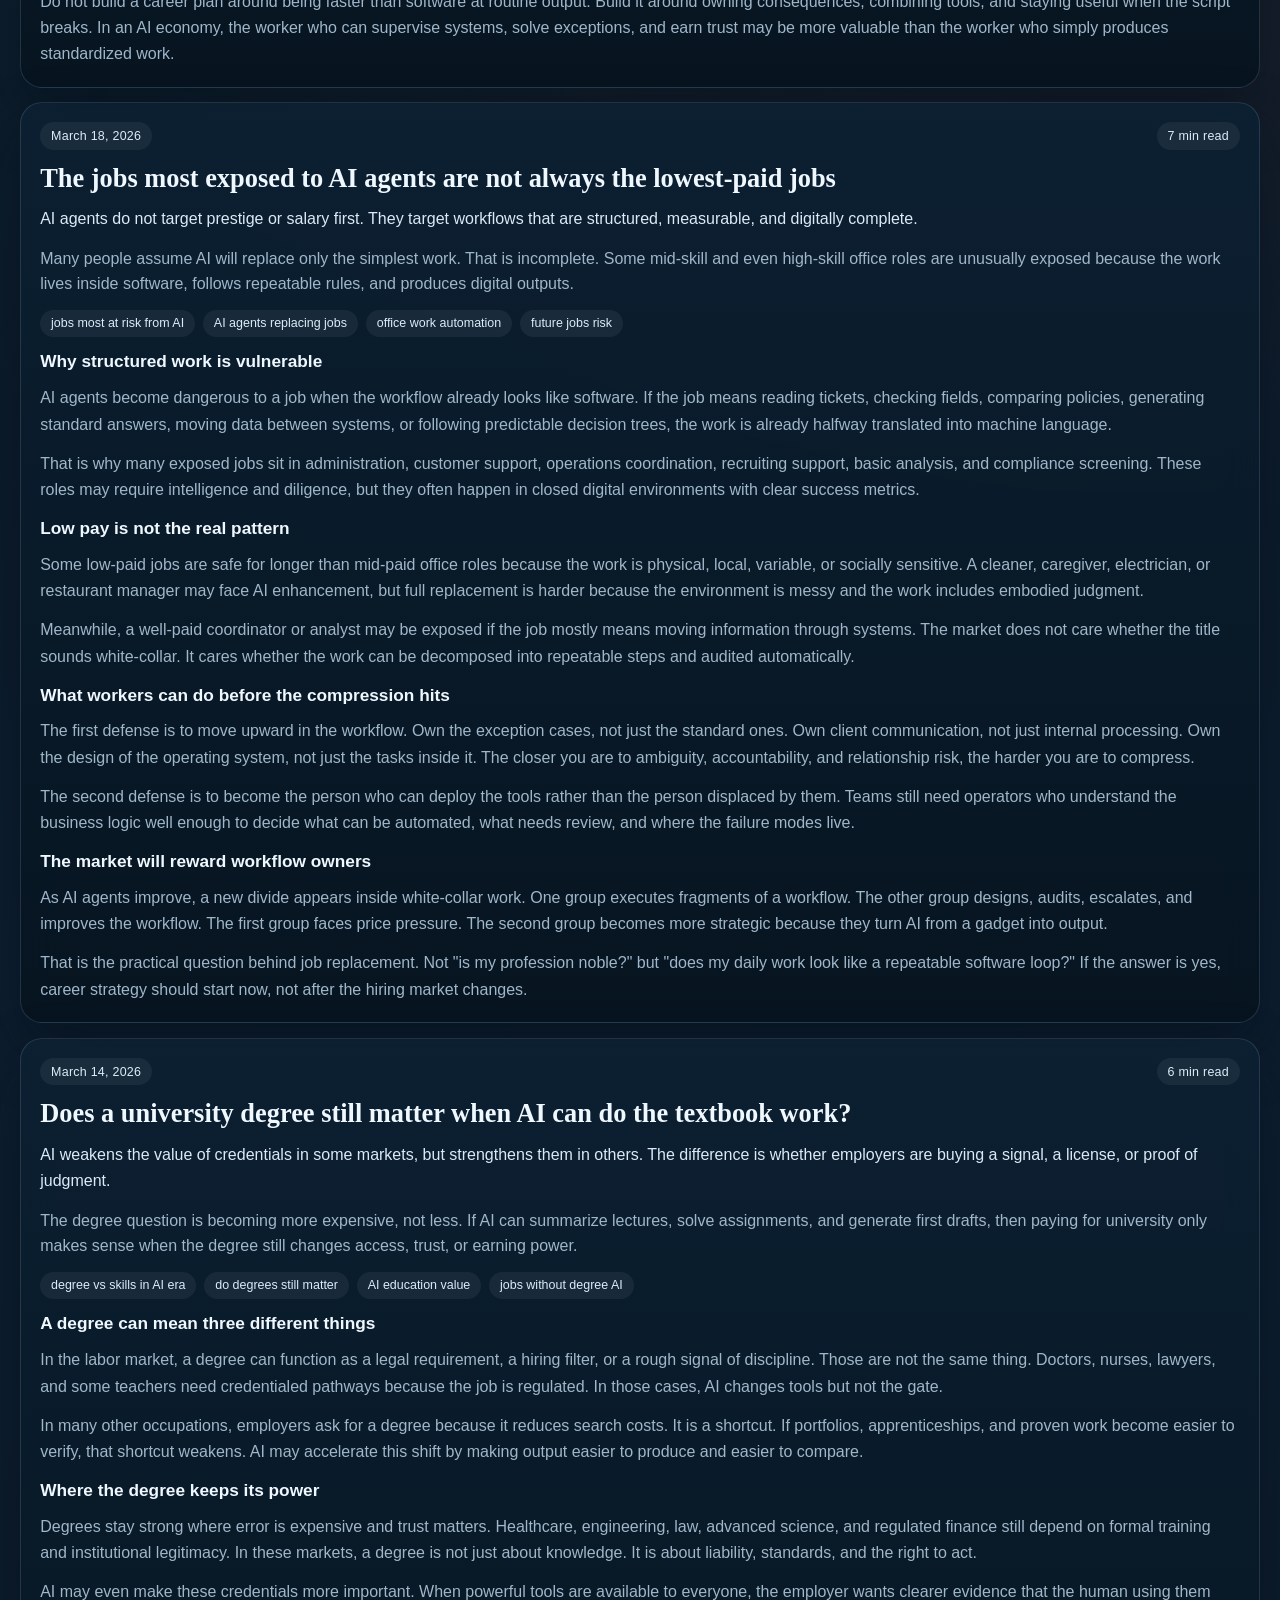
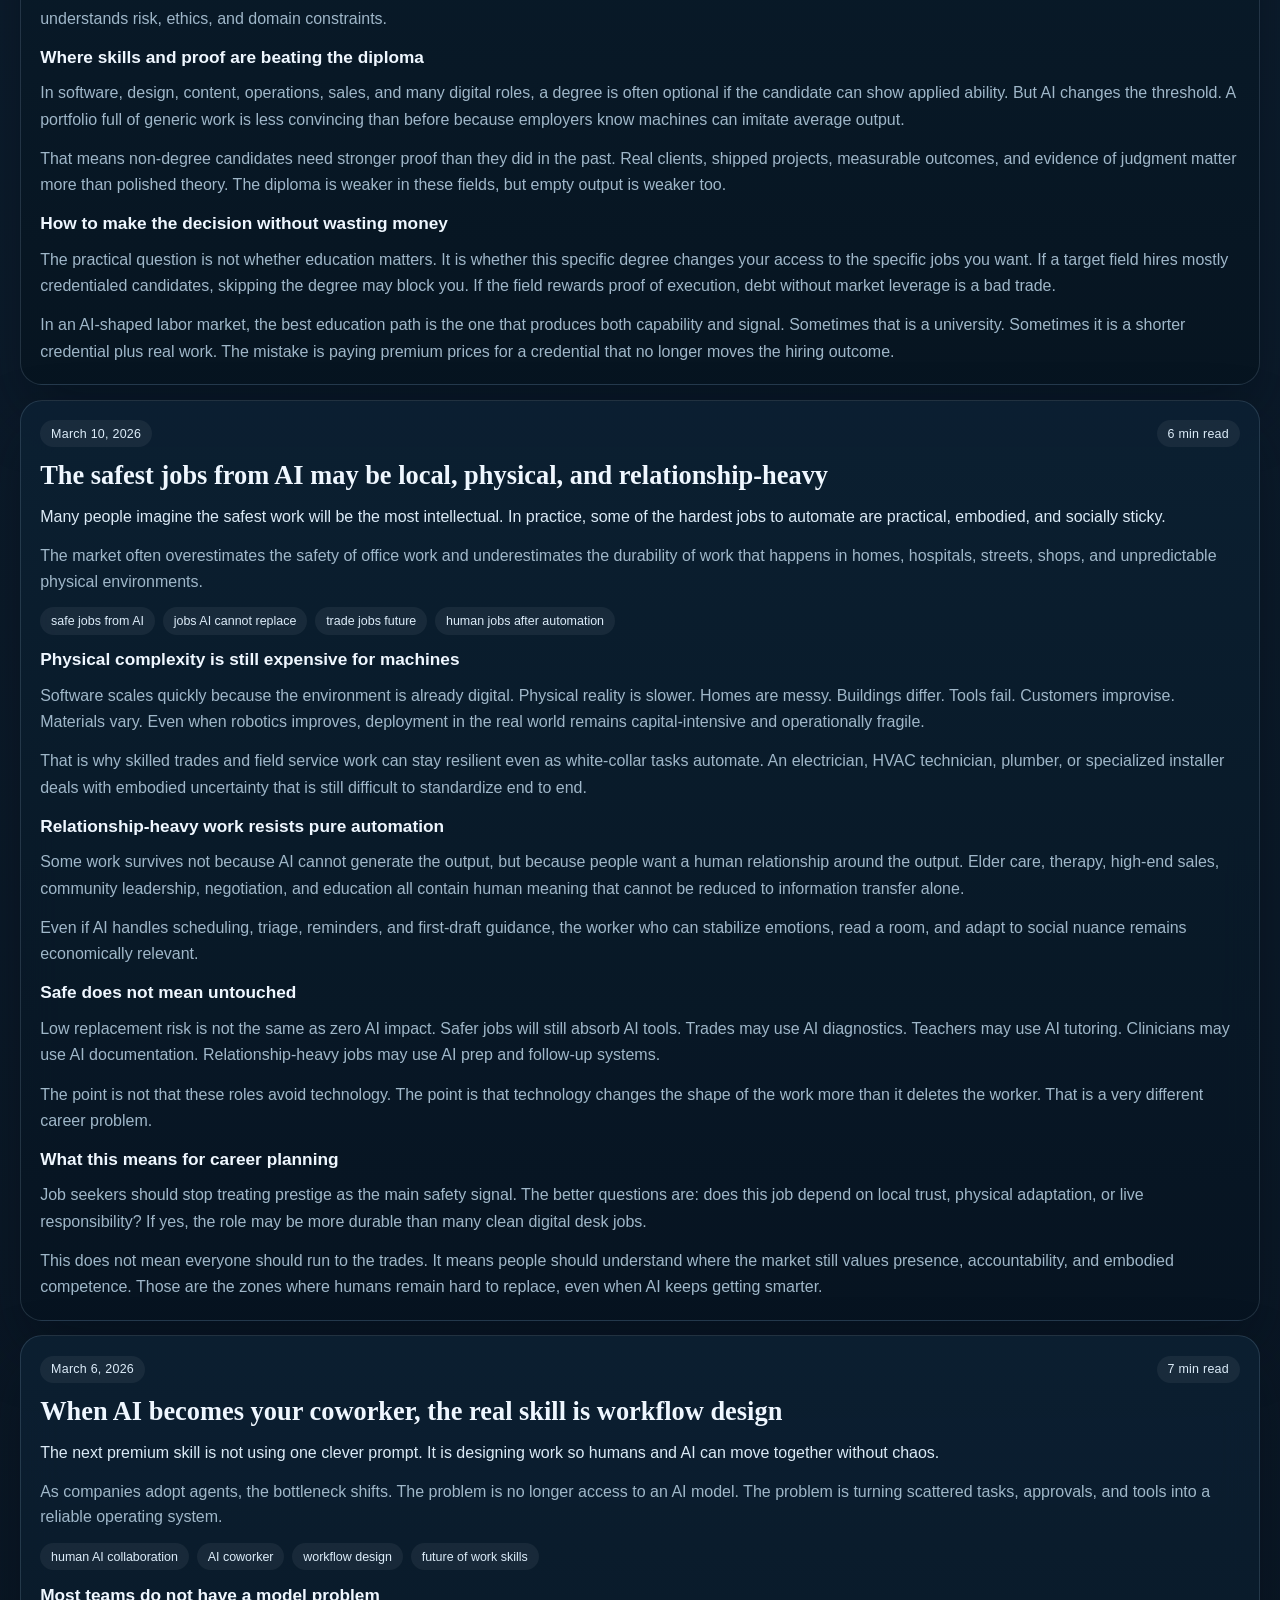
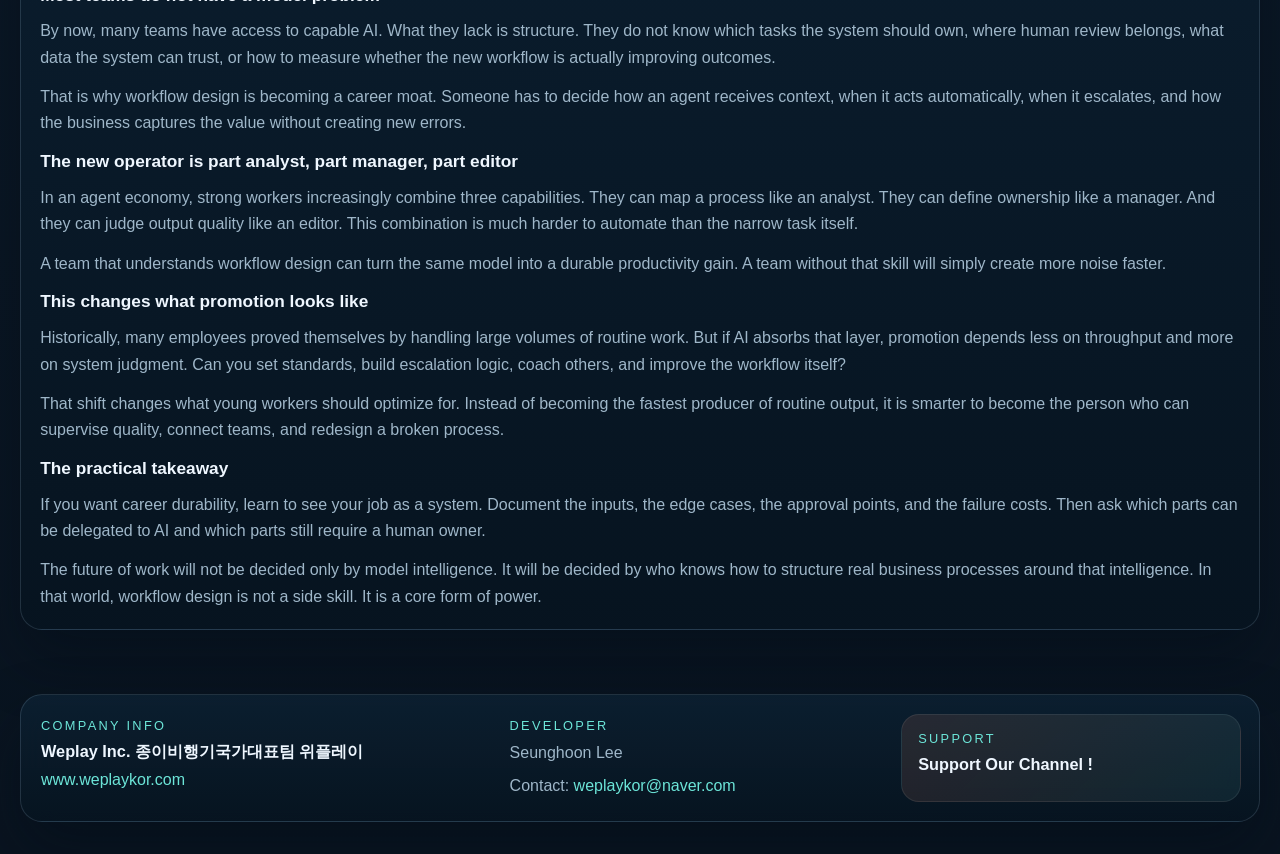
<file: articles.html>
<!DOCTYPE html>
<html lang="en">
<head>
  <meta charset="UTF-8">
  <meta name="viewport" content="width=device-width, initial-scale=1.0">
  <title>Job Articles About AI Replacing Jobs | Will My Job Be Replaced by AI?</title>
  <meta name="description" content="Read long-form articles about AI replacing jobs, human work after automation, degree value in the AI era, safe jobs from AI, and how workflow design changes careers.">
  <meta name="robots" content="index,follow,max-image-preview:large,max-snippet:-1,max-video-preview:-1">
  <link rel="canonical" href="https://www.willmyjobreplacedbyai.com/articles.html">
  <meta property="og:type" content="website">
  <meta property="og:title" content="Job Articles About AI Replacing Jobs | Will My Job Be Replaced by AI?">
  <meta property="og:description" content="Explore deep articles about job replacement, AI agents, human value after automation, and the future of work.">
  <meta property="og:url" content="https://www.willmyjobreplacedbyai.com/articles.html">
  <meta property="og:site_name" content="Will My Job Be Replaced by AI?">
  <meta property="og:image" content="https://www.willmyjobreplacedbyai.com/og-image.svg">
  <link rel="stylesheet" href="styles.css?v=2026-03-24-6">
</head>
<body data-page="articles">
  <div class="ambient ambient-left"></div>
  <div class="ambient ambient-right"></div>

  <main class="page-shell">
    <nav class="site-nav" aria-label="Primary">
      <div class="site-nav-shell">
        <a class="site-nav-brand" href="./">Will My Job Be Replaced by AI?</a>
        <div class="site-nav-links">
          <a class="site-nav-link" href="./">Home</a>
          <a class="site-nav-link" href="news.html">AI News</a>
          <a class="site-nav-link is-active" href="articles.html" aria-current="page">Articles</a>
        </div>
      </div>
    </nav>

    <header class="subpage-hero">
      <a class="back-link" href="./">Back to home</a>
      <p class="section-kicker">Job Article</p>
      <h1>Long-form articles for people searching what AI will do to work</h1>
      <p class="section-copy">These articles are written to capture high-intent search questions like whether AI will replace all jobs, which jobs are safest, whether degrees still matter, and what humans do in an economy shaped by agents.</p>
    </header>

    <section class="article-toc-card">
      <p class="section-kicker">Topic Index</p>
      <h2>Jump to a question people actually search</h2>
      <div class="article-toc" id="articleToc">
        <div class="empty-state">Loading article library...</div>
      </div>
    </section>

    <section class="article-index" id="articleIndex">
      <div class="empty-state">Loading article library...</div>
    </section>
  </main>

  <footer class="site-footer">
    <div class="footer-shell">
      <section class="footer-block">
        <p class="section-kicker">Company info</p>
        <p class="footer-title">Weplay Inc. 종이비행기국가대표팀 위플레이</p>
        <a class="footer-link" href="https://www.weplaykor.com" target="_blank" rel="noreferrer noopener">www.weplaykor.com</a>
      </section>

      <section class="footer-block">
        <p class="section-kicker">Developer</p>
        <p class="footer-copy">Seunghoon Lee</p>
        <p class="footer-copy">Contact: <a class="footer-link" href="mailto:weplaykor@naver.com">weplaykor@naver.com</a></p>
      </section>

      <section class="footer-block footer-highlight">
        <p class="section-kicker">Support</p>
        <p class="footer-title">Support Our Channel !</p>
      </section>
    </div>
  </footer>

  <script src="editorial.js?v=2026-03-24-1"></script>
</body>
</html>
</file>
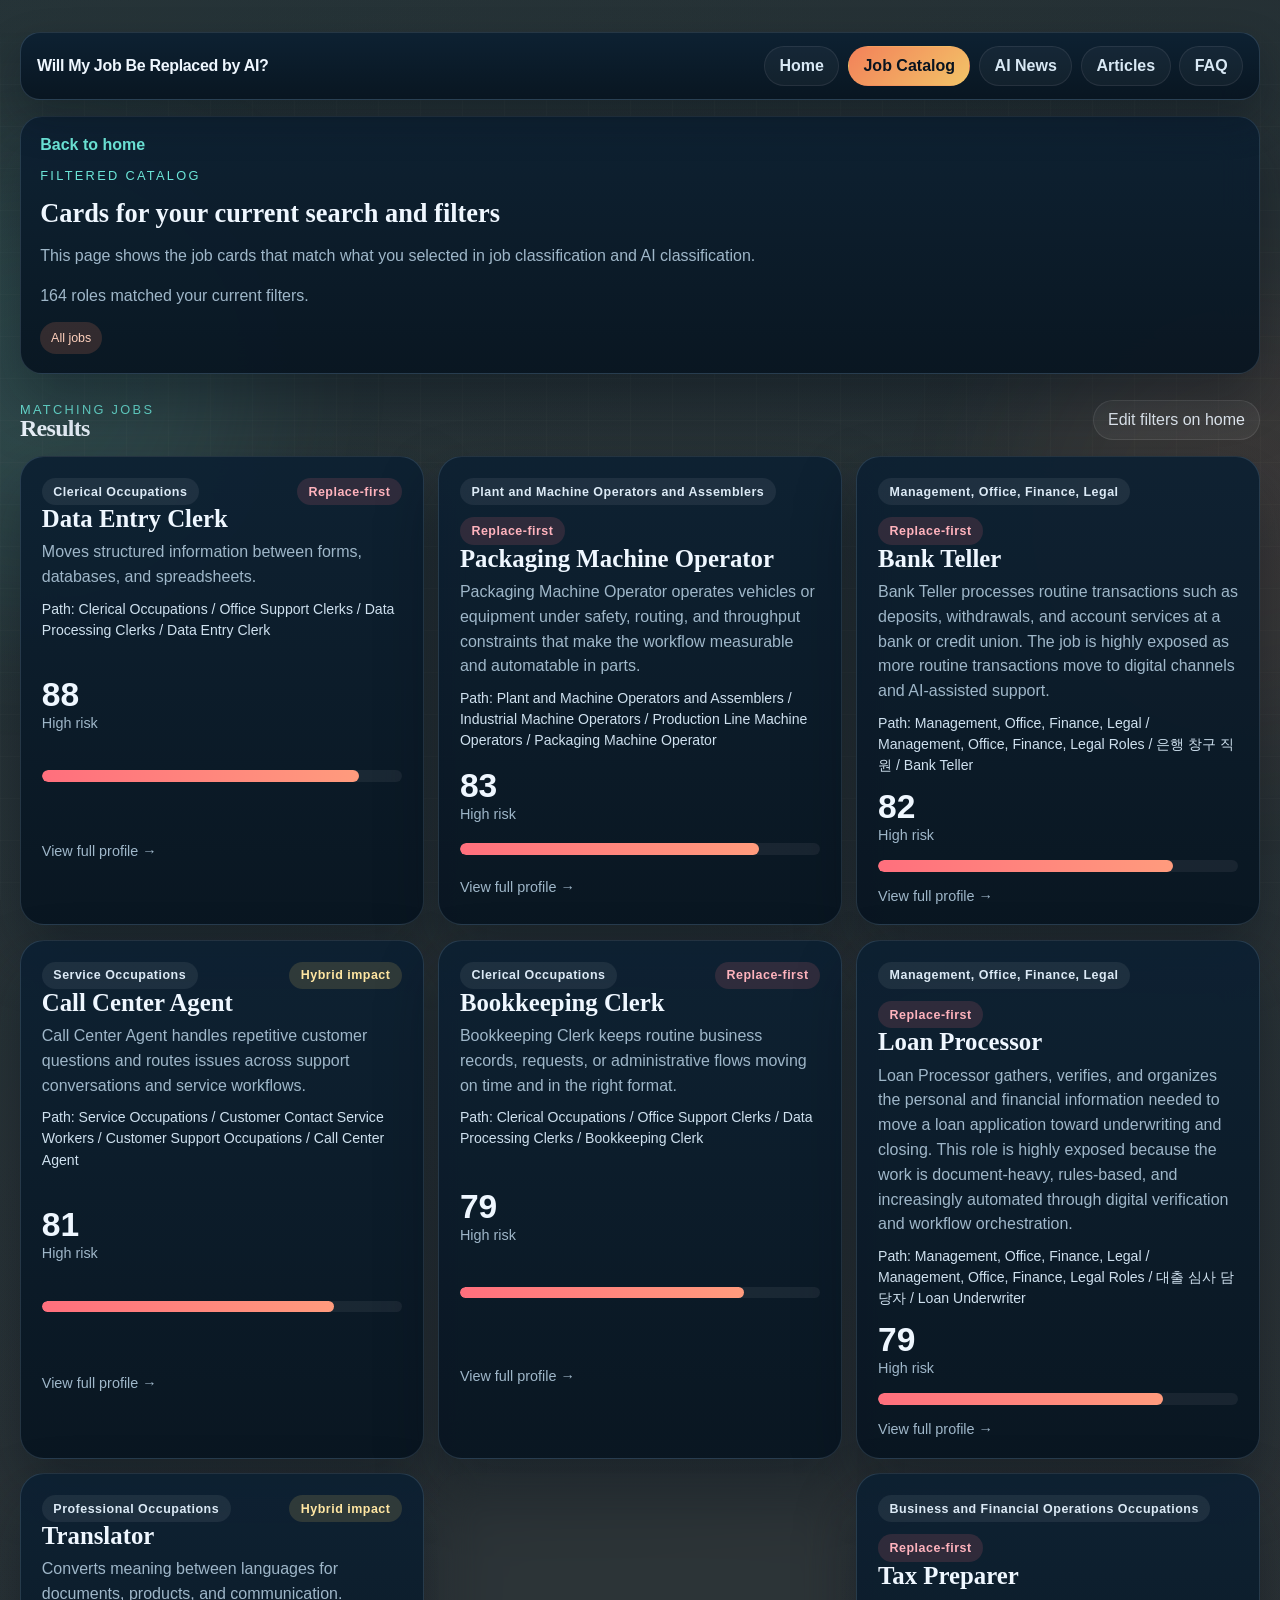
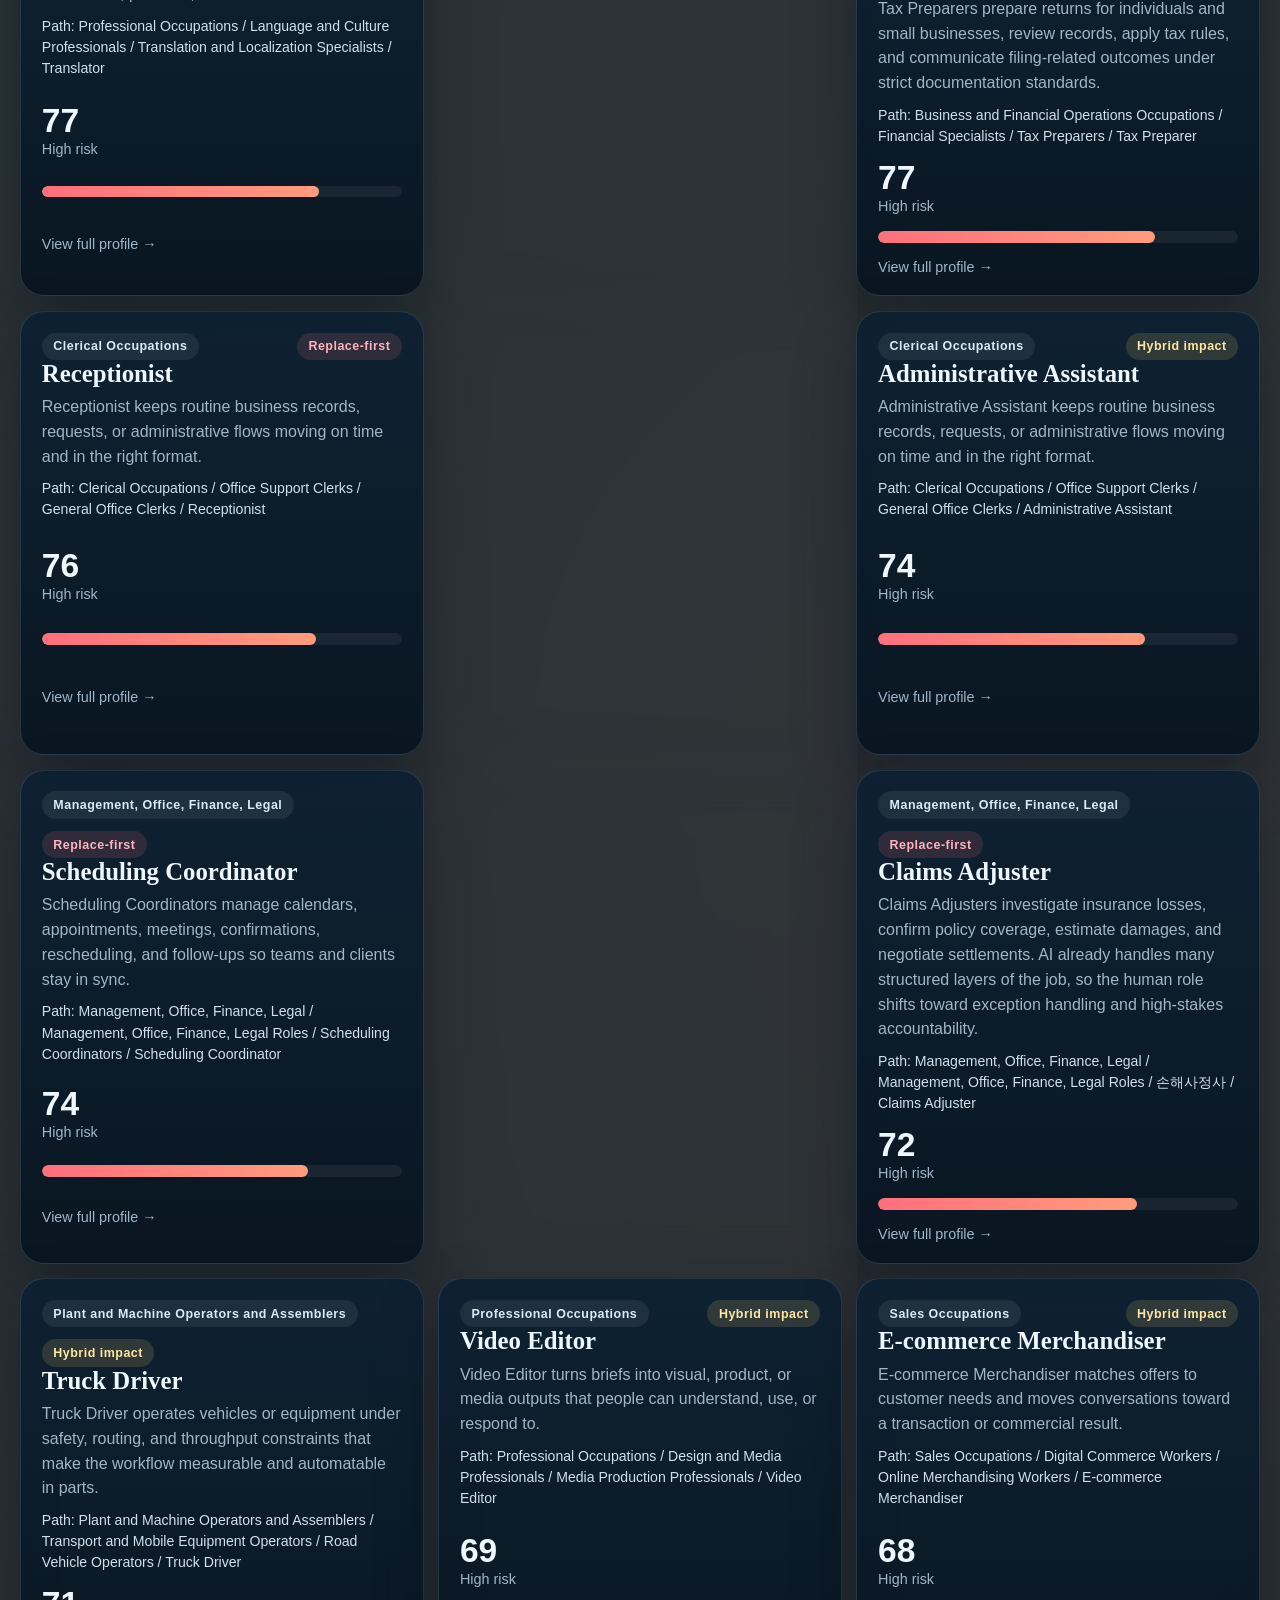
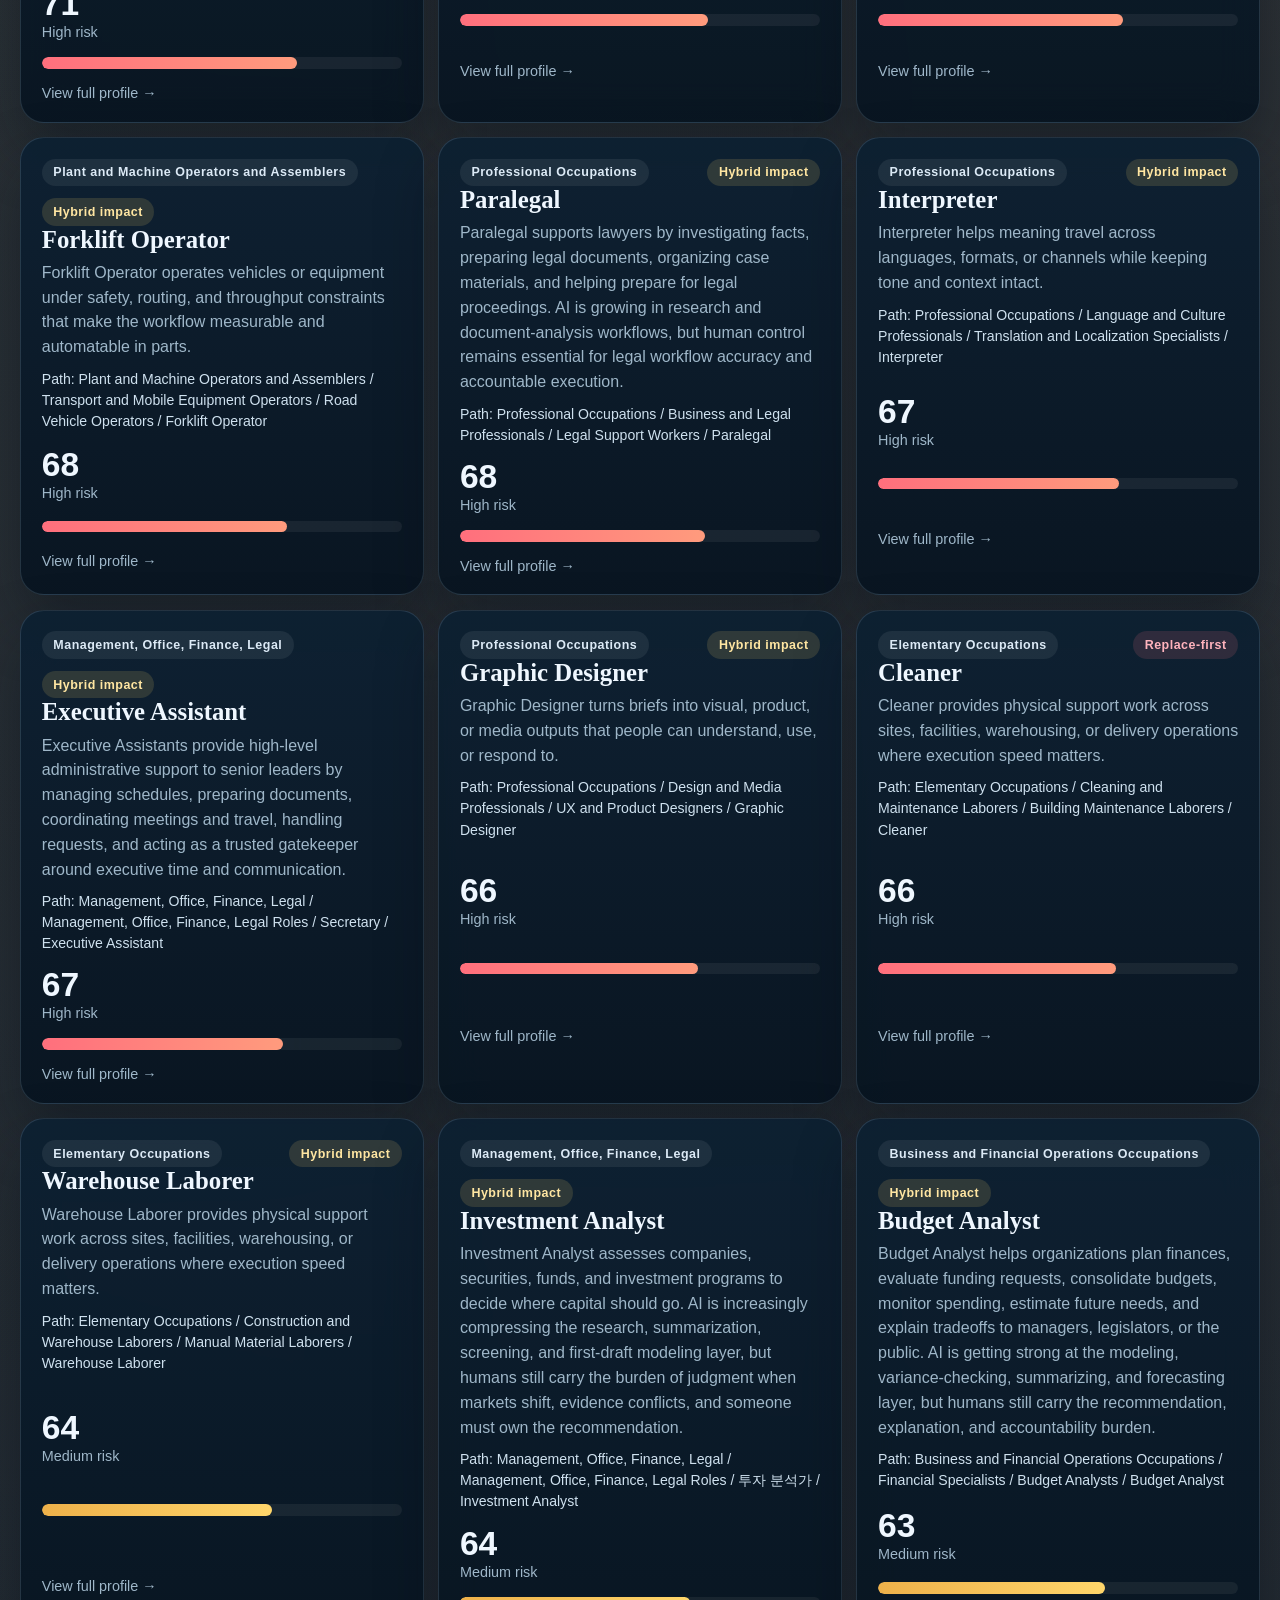
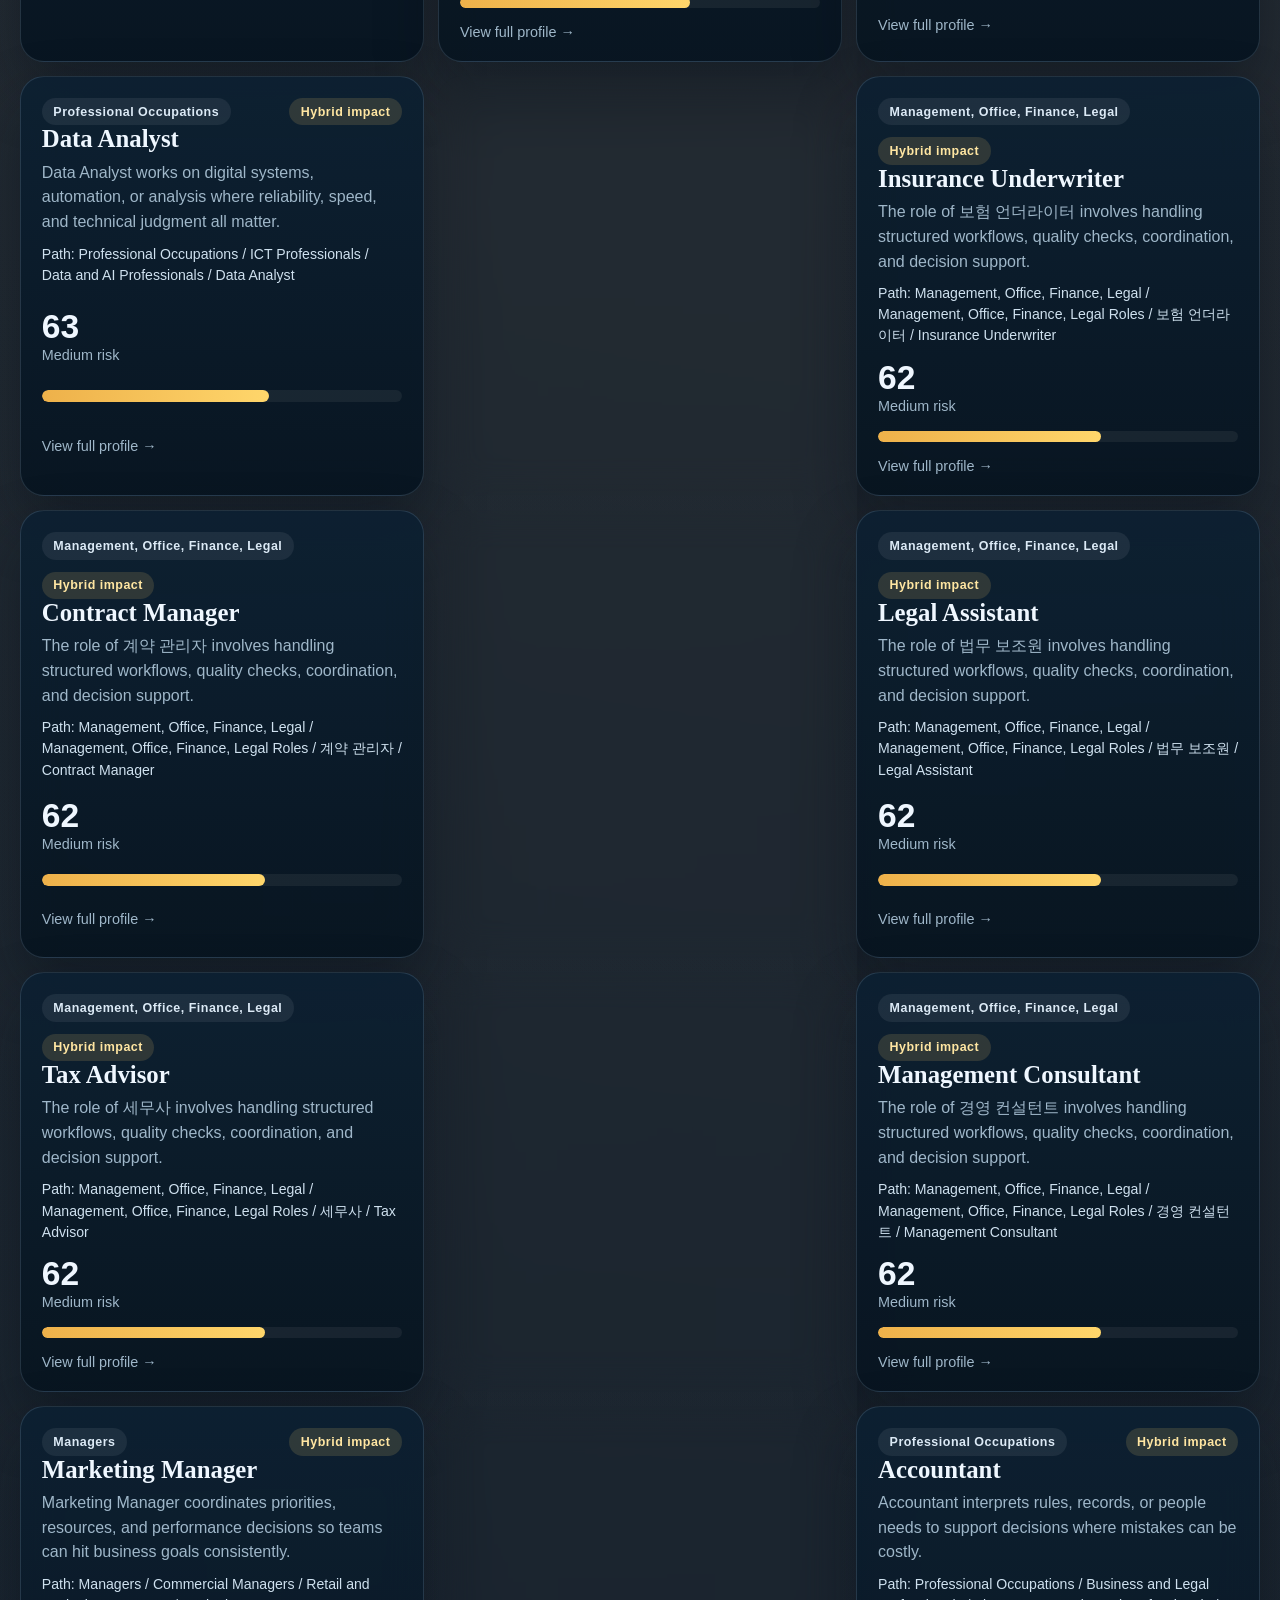
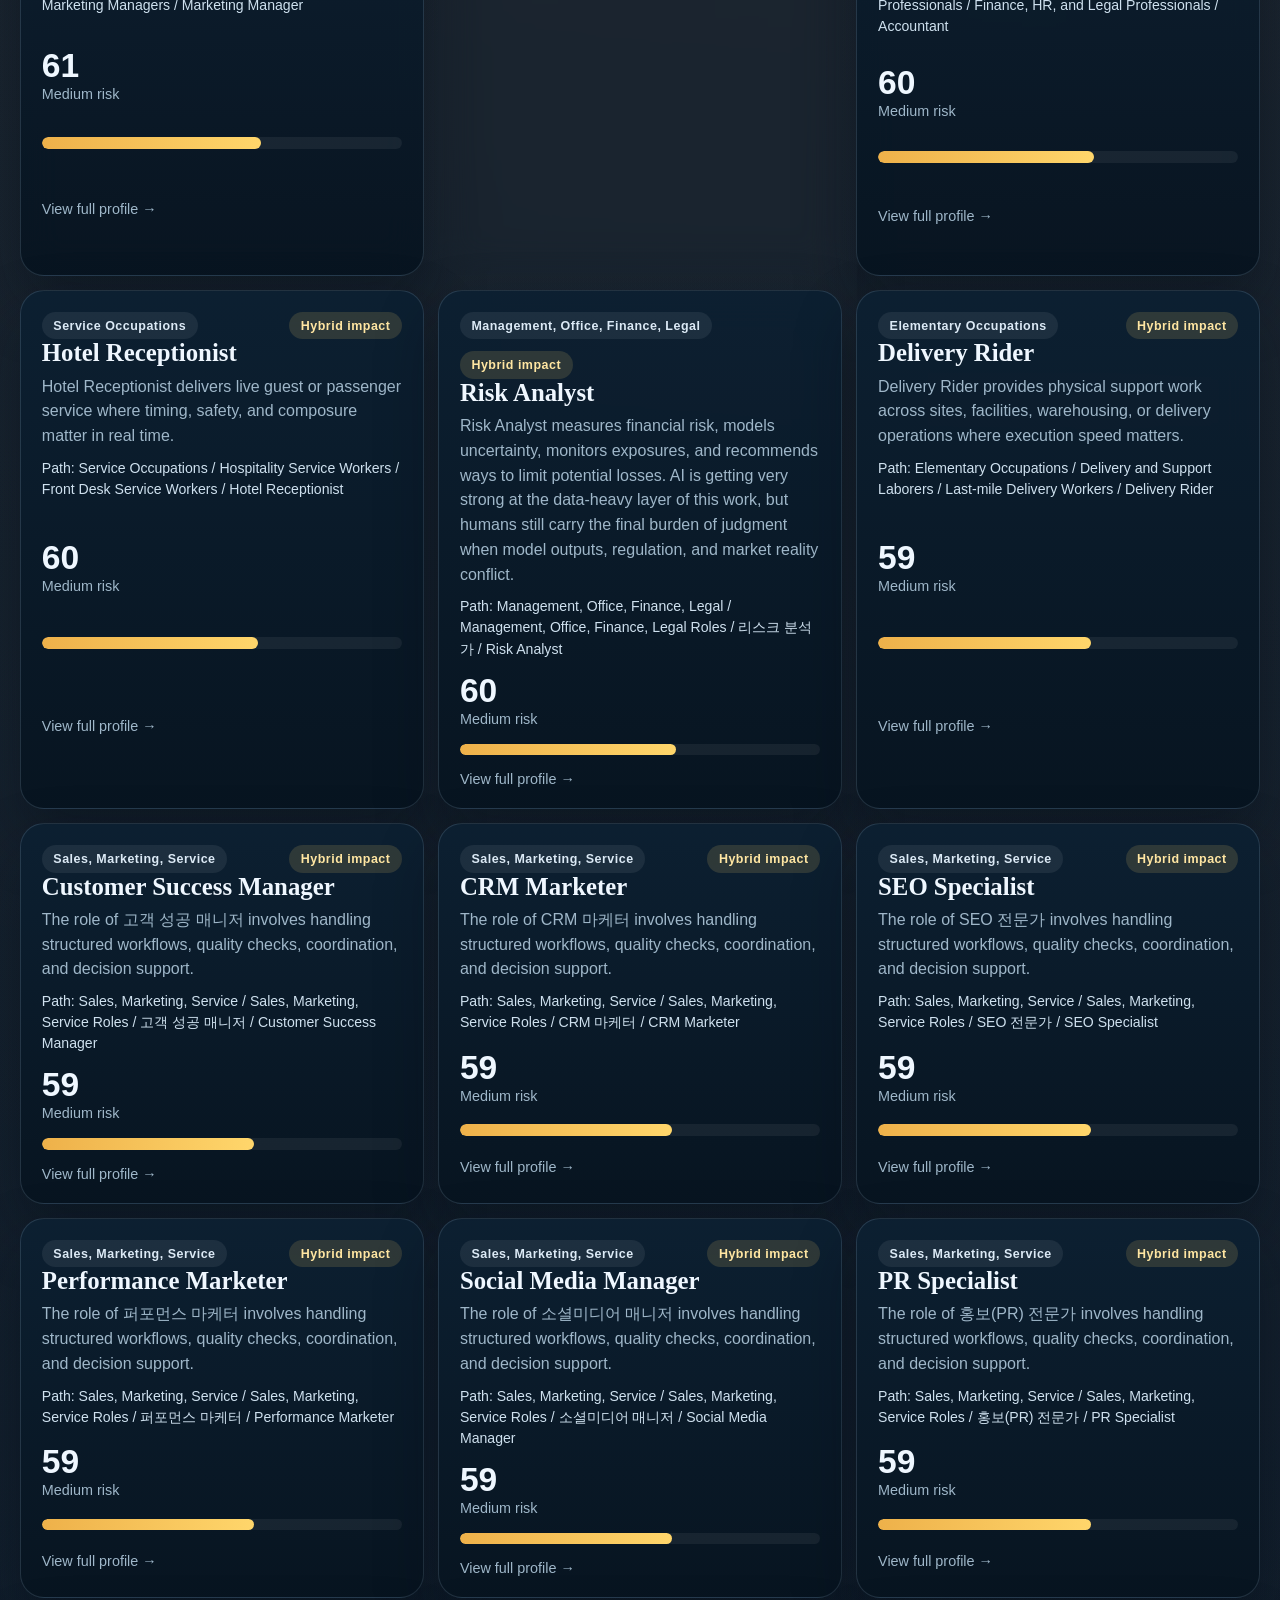
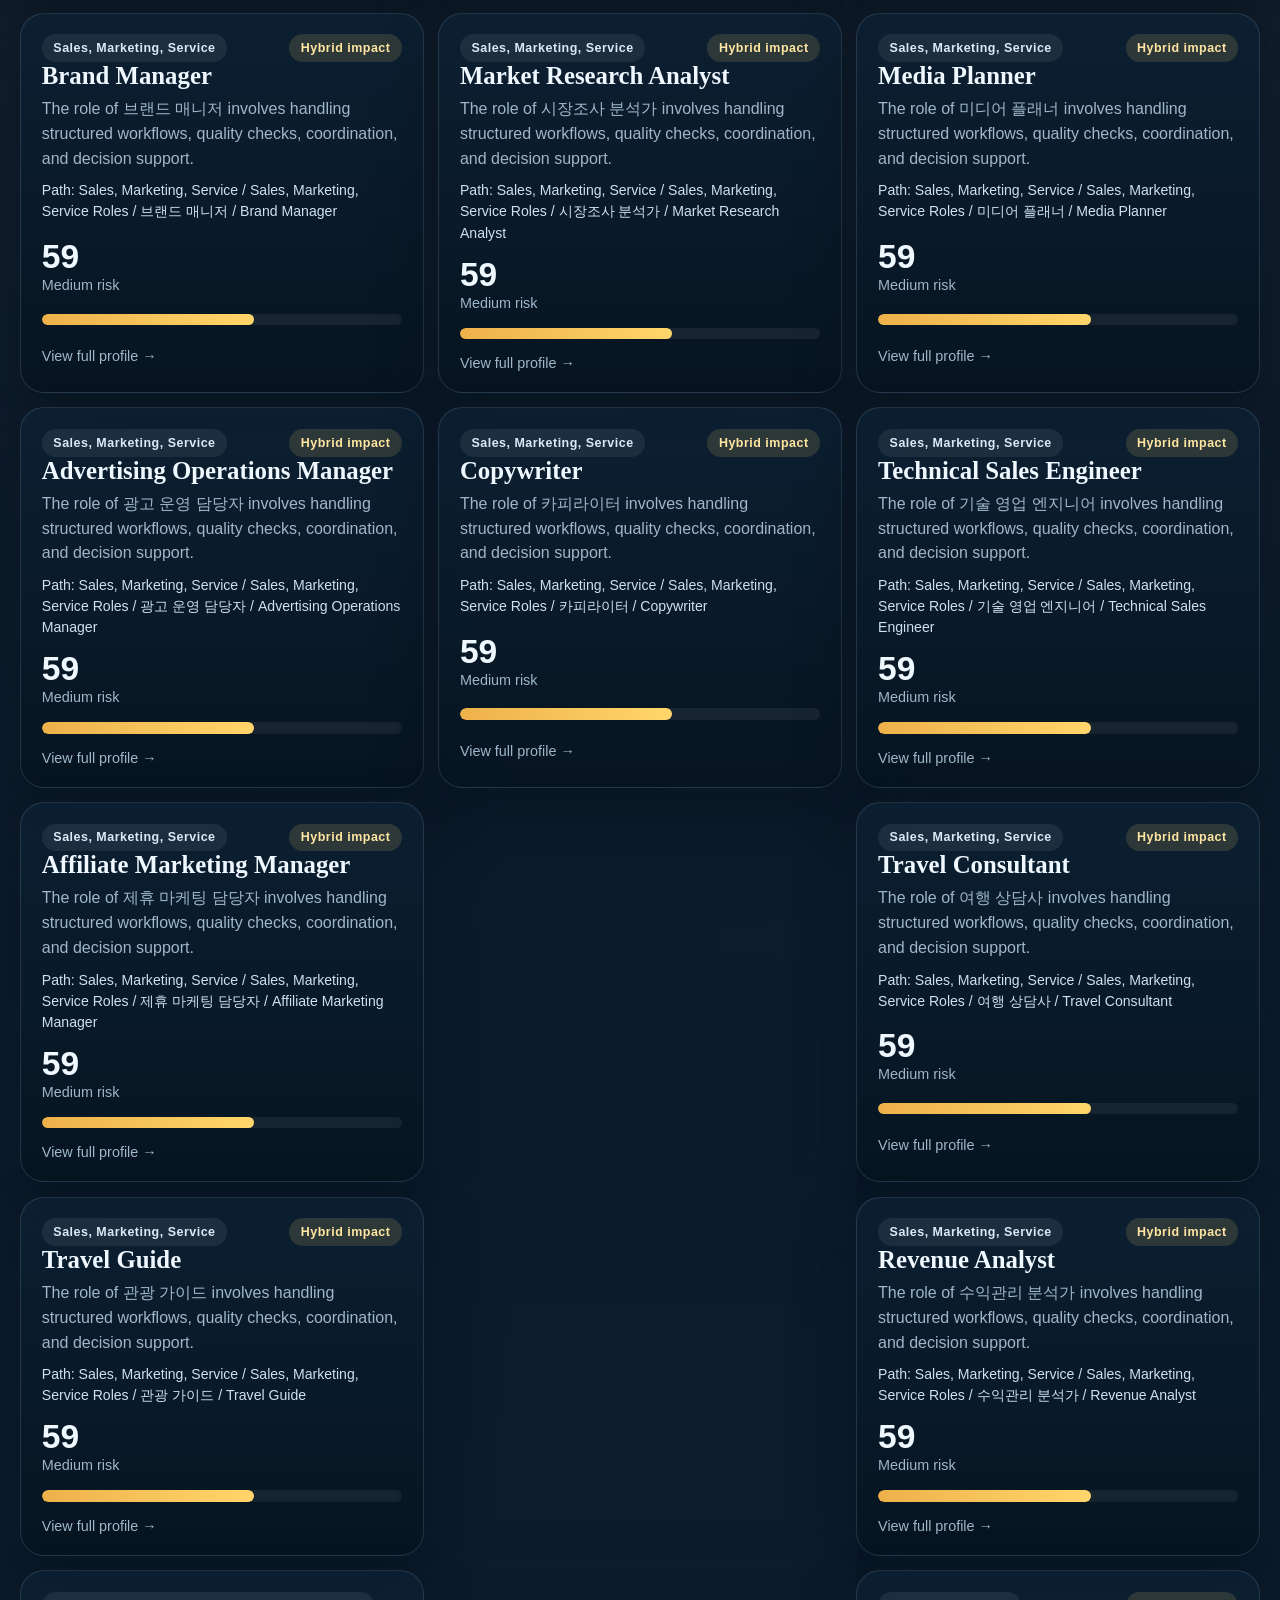
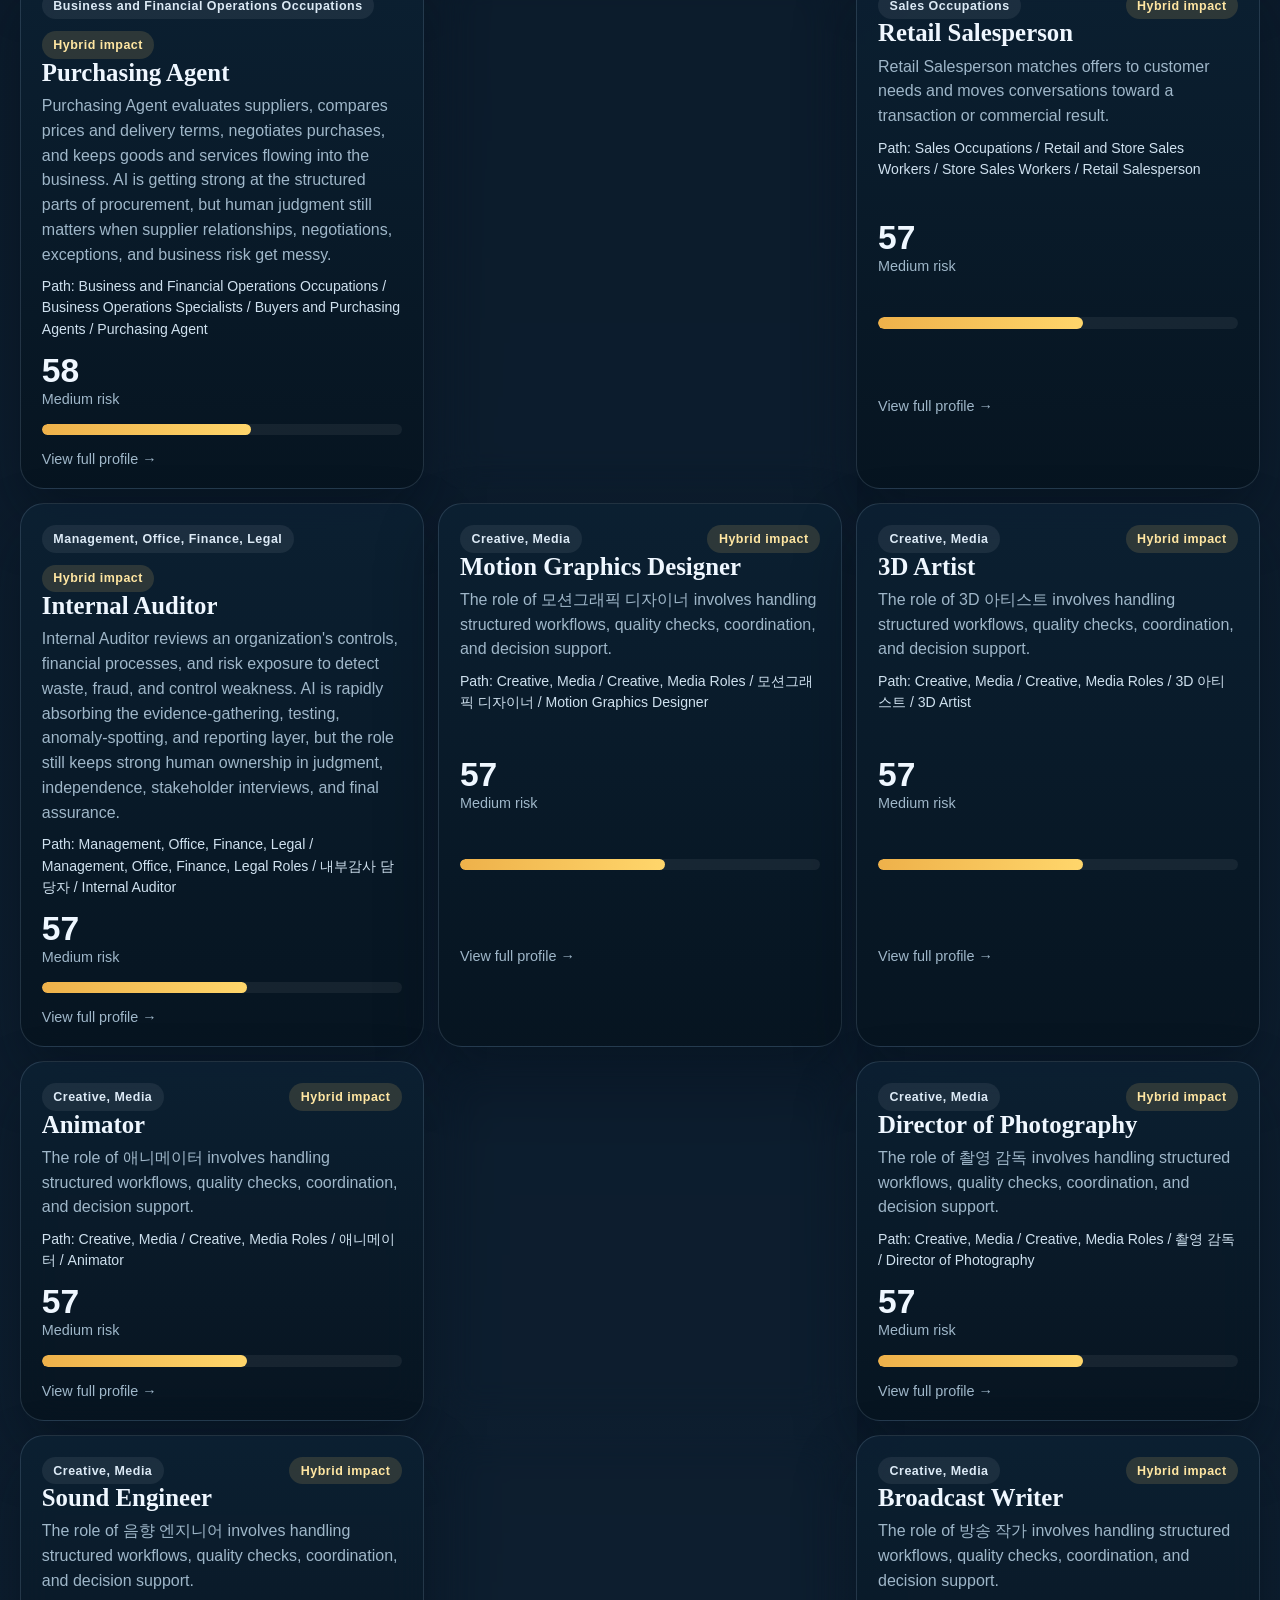
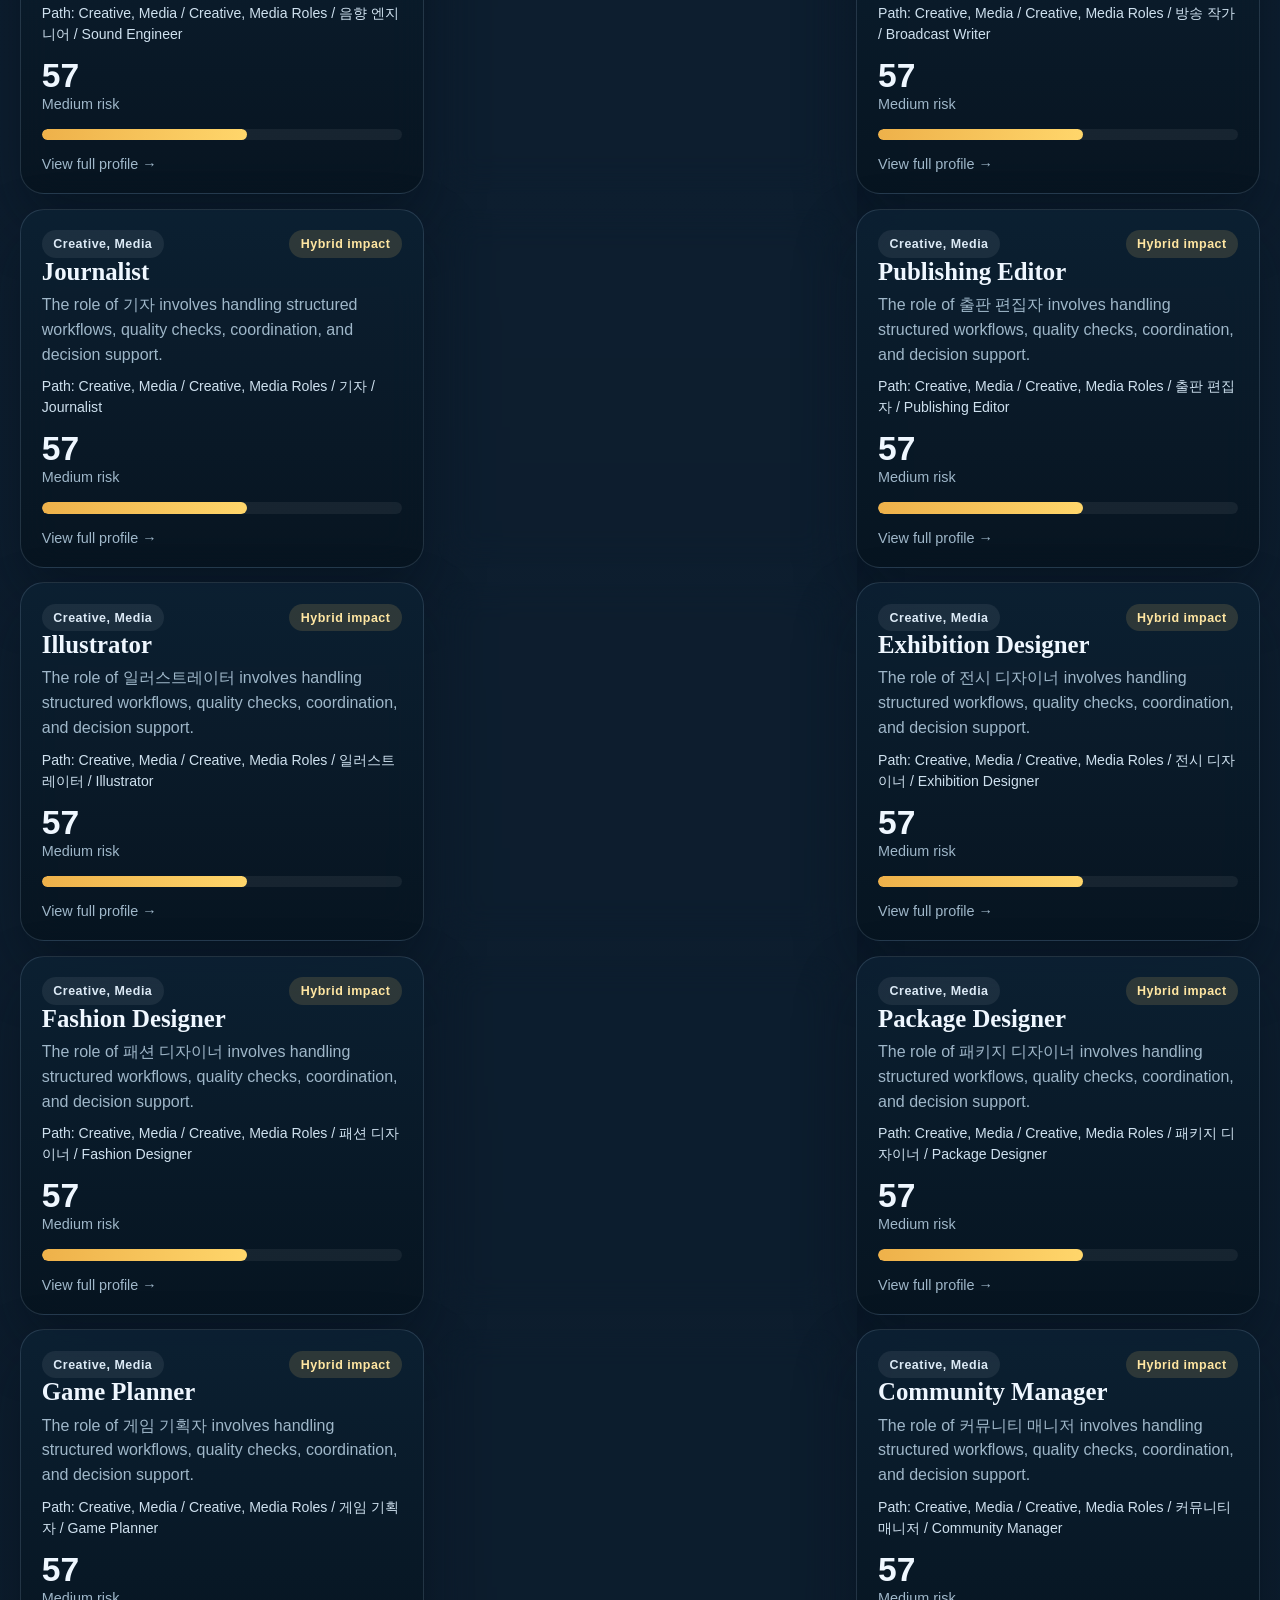
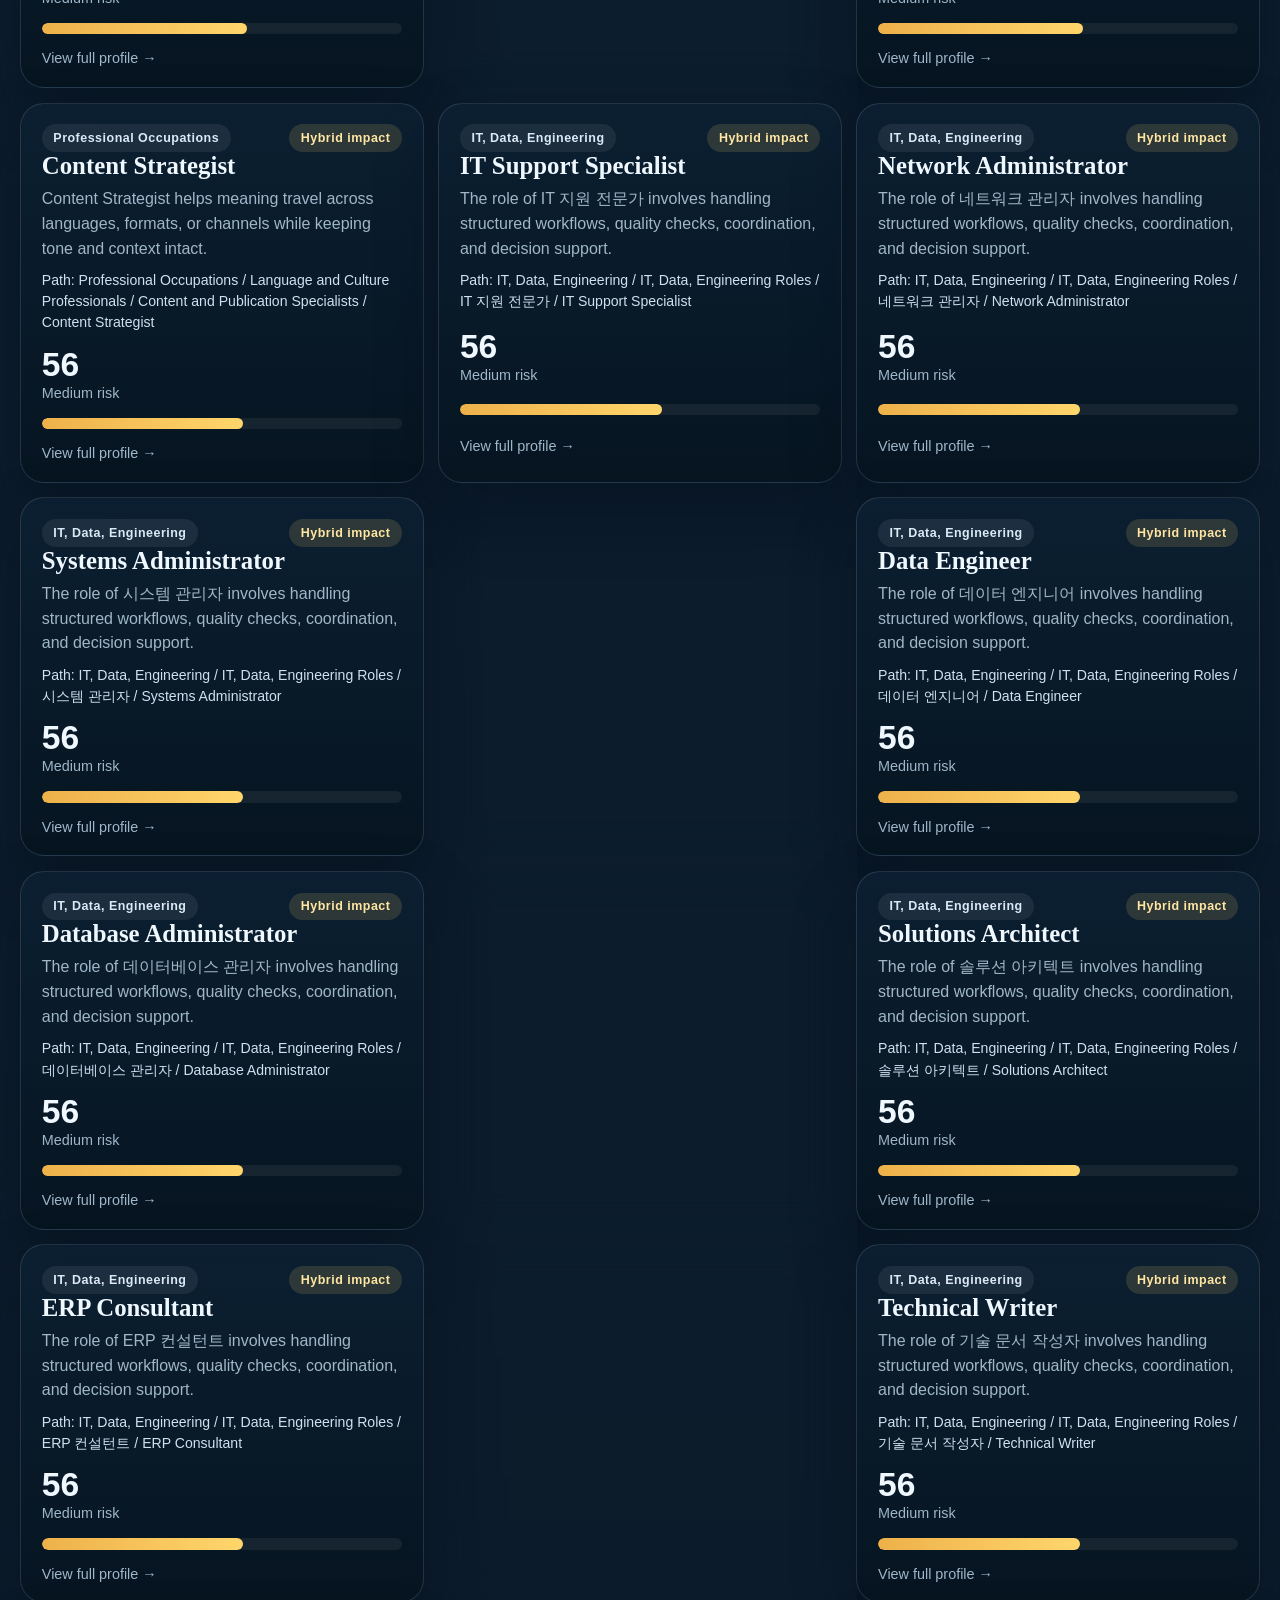
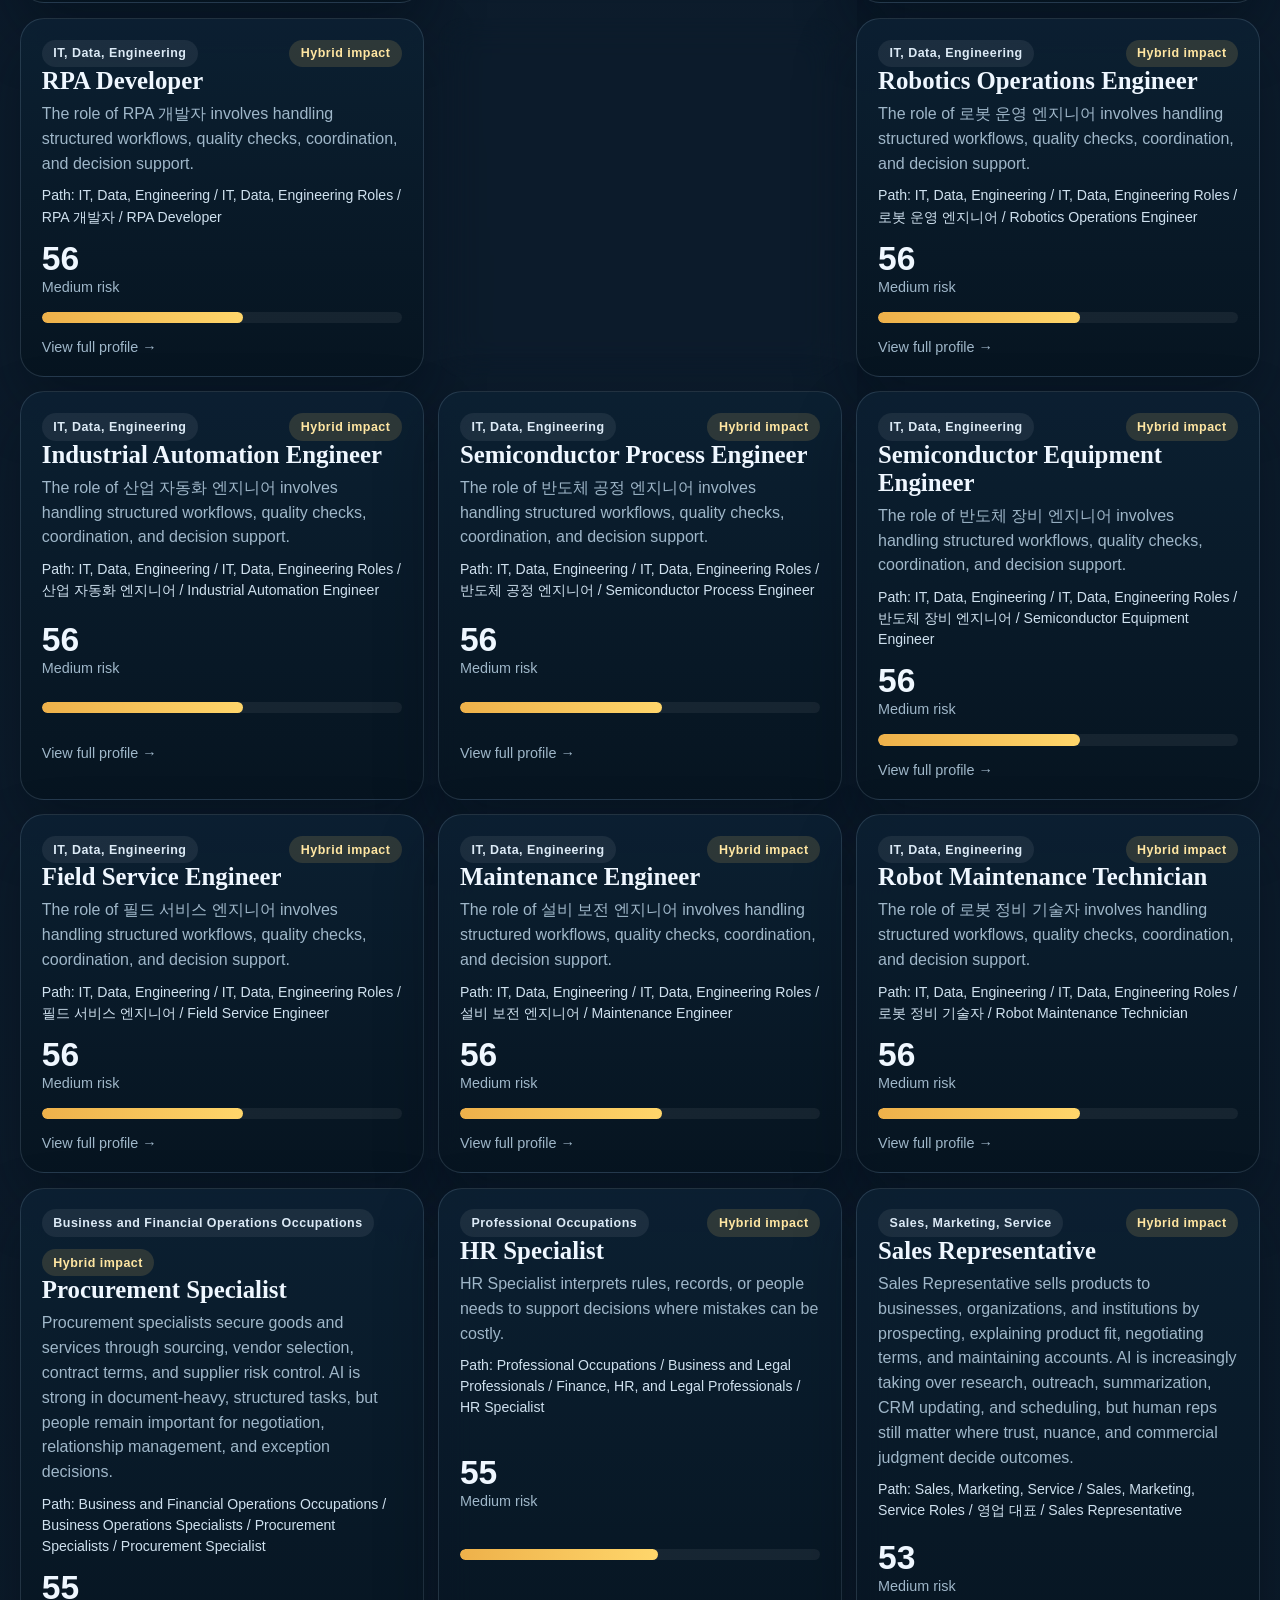
<file: catalog.html>
<!DOCTYPE html>
<html lang="en">
<head>
  <meta charset="UTF-8">
  <meta name="viewport" content="width=device-width, initial-scale=1.0">
  <title>Filtered Job Catalog | Will My Job Be Replaced by AI?</title>
  <meta name="description" content="Open a focused results page for the jobs that match your occupation search, AI replacement risk, AI impact, and degree filters.">
  <meta name="robots" content="index,follow,max-image-preview:large,max-snippet:-1,max-video-preview:-1">
  <link rel="canonical" href="https://www.willmyjobreplacedbyai.com/catalog.html">
  <meta property="og:type" content="website">
  <meta property="og:title" content="Filtered Job Catalog | Will My Job Be Replaced by AI?">
  <meta property="og:description" content="See the job cards that match your current occupation and AI classification filters.">
  <meta property="og:url" content="https://www.willmyjobreplacedbyai.com/catalog.html">
  <meta property="og:site_name" content="Will My Job Be Replaced by AI?">
  <meta property="og:image" content="https://www.willmyjobreplacedbyai.com/og-image.svg">
  <link rel="stylesheet" href="styles.css?v=2026-03-24-6">
</head>
<body data-page="catalog">
  <div class="ambient ambient-left"></div>
  <div class="ambient ambient-right"></div>

  <main class="page-shell">
    <nav class="site-nav" aria-label="Primary">
      <div class="site-nav-shell">
        <a class="site-nav-brand" id="navBrandLink" href="./">Will My Job Be Replaced by AI?</a>
        <div class="site-nav-links">
          <a class="site-nav-link" id="navHomeLink" href="./">Home</a>
          <a class="site-nav-link is-active" id="navCatalogLink" href="catalog.html" aria-current="page">Job Catalog</a>
          <a class="site-nav-link" id="navNewsLink" href="news.html">AI News</a>
          <a class="site-nav-link" id="navArticlesLink" href="articles.html">Articles</a>
          <a class="site-nav-link" id="navFaqLink" href="./#faqSection">FAQ</a>
        </div>
      </div>
    </nav>

    <header class="subpage-hero catalog-hero">
      <a class="back-link" id="catalogBackLink" href="./#catalogSection">Back to home</a>
      <p class="section-kicker" id="catalogHeroKicker">Filtered Catalog</p>
      <h1 id="catalogHeroTitle">Cards for your current search and filters</h1>
      <p class="section-copy" id="catalogHeroLead">This page shows the job cards that match what you selected in job classification and AI classification.</p>
      <div class="catalog-summary-stack">
        <p class="subpage-summary" id="catalogSummary">Loading results...</p>
        <div class="filter-chip-list" id="catalogActiveFilters" aria-live="polite">
          <span class="meta-pill">Loading filters...</span>
        </div>
      </div>
    </header>

    <section class="results-block">
      <div class="results-meta">
        <div>
          <p class="section-kicker" id="resultsKicker">Matching jobs</p>
          <h2 id="resultsTitle">Results</h2>
        </div>
        <a class="editorial-button" id="catalogEditLink" href="./#catalogSection">Edit filters on home</a>
      </div>

      <div class="job-grid" id="jobGrid">
        <div class="empty-state">Loading results...</div>
      </div>
    </section>
  </main>

  <div class="job-modal-overlay" id="jobModal" aria-hidden="true">
    <div class="job-modal-panel" role="dialog" aria-modal="true" aria-labelledby="jobModalTitle">
      <div class="job-modal-header">
        <h2 id="jobModalTitle"></h2>
        <button class="job-modal-close" id="jobModalClose" type="button" aria-label="Close job details">×</button>
      </div>
      <div class="job-modal-body" id="jobModalBody"></div>
    </div>
  </div>

  <footer class="site-footer">
    <div class="footer-shell">
      <section class="footer-block">
        <p class="section-kicker">Company info</p>
        <p class="footer-title">Weplay Inc. 종이비행기국가대표팀 위플레이</p>
        <a class="footer-link" href="https://www.weplaykor.com" target="_blank" rel="noreferrer noopener">www.weplaykor.com</a>
      </section>

      <section class="footer-block">
        <p class="section-kicker">Developer</p>
        <p class="footer-copy">Seunghoon Lee</p>
        <p class="footer-copy">Contact: <a class="footer-link" href="mailto:weplaykor@naver.com">weplaykor@naver.com</a></p>
      </section>

      <section class="footer-block footer-highlight">
        <p class="section-kicker">Support</p>
        <p class="footer-title">Support Our Channel !</p>
      </section>
    </div>
  </footer>

  <script src="catalog.js?v=2026-03-24-6"></script>
</body>
</html>
</file>
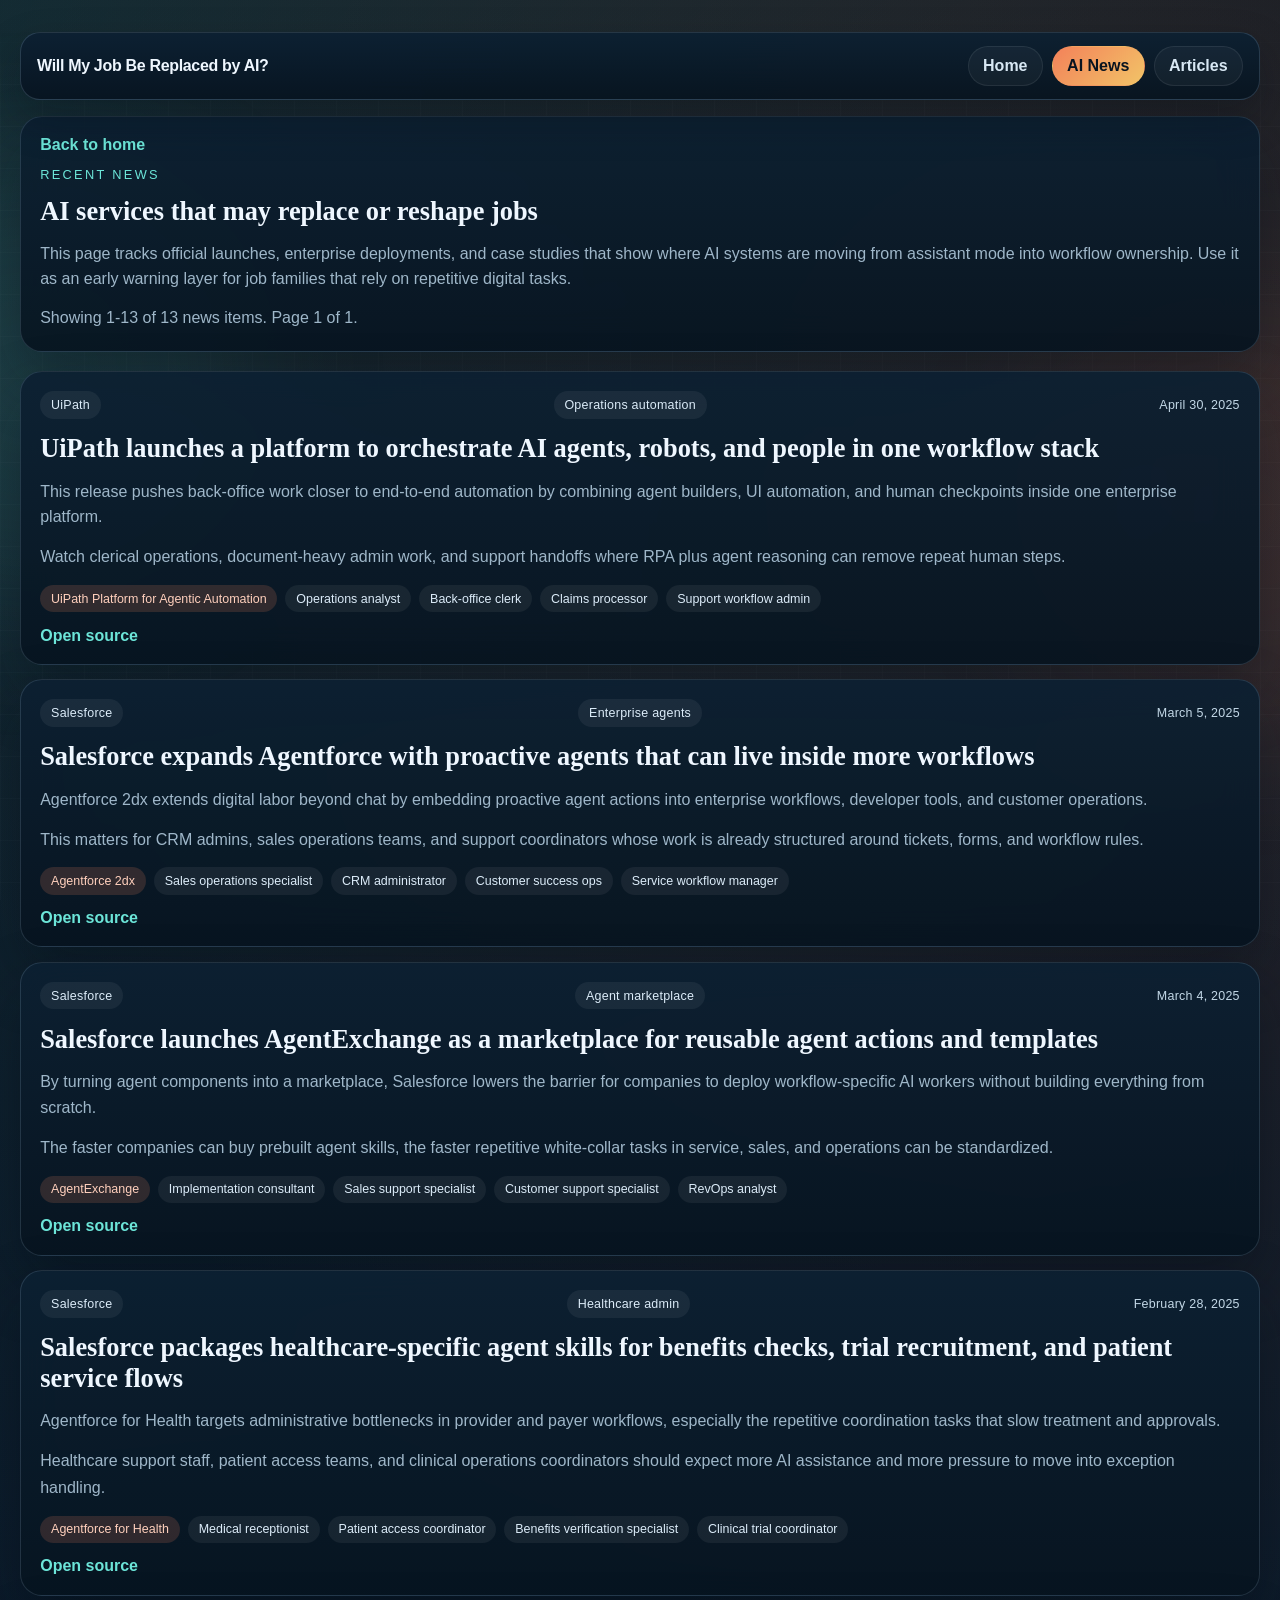
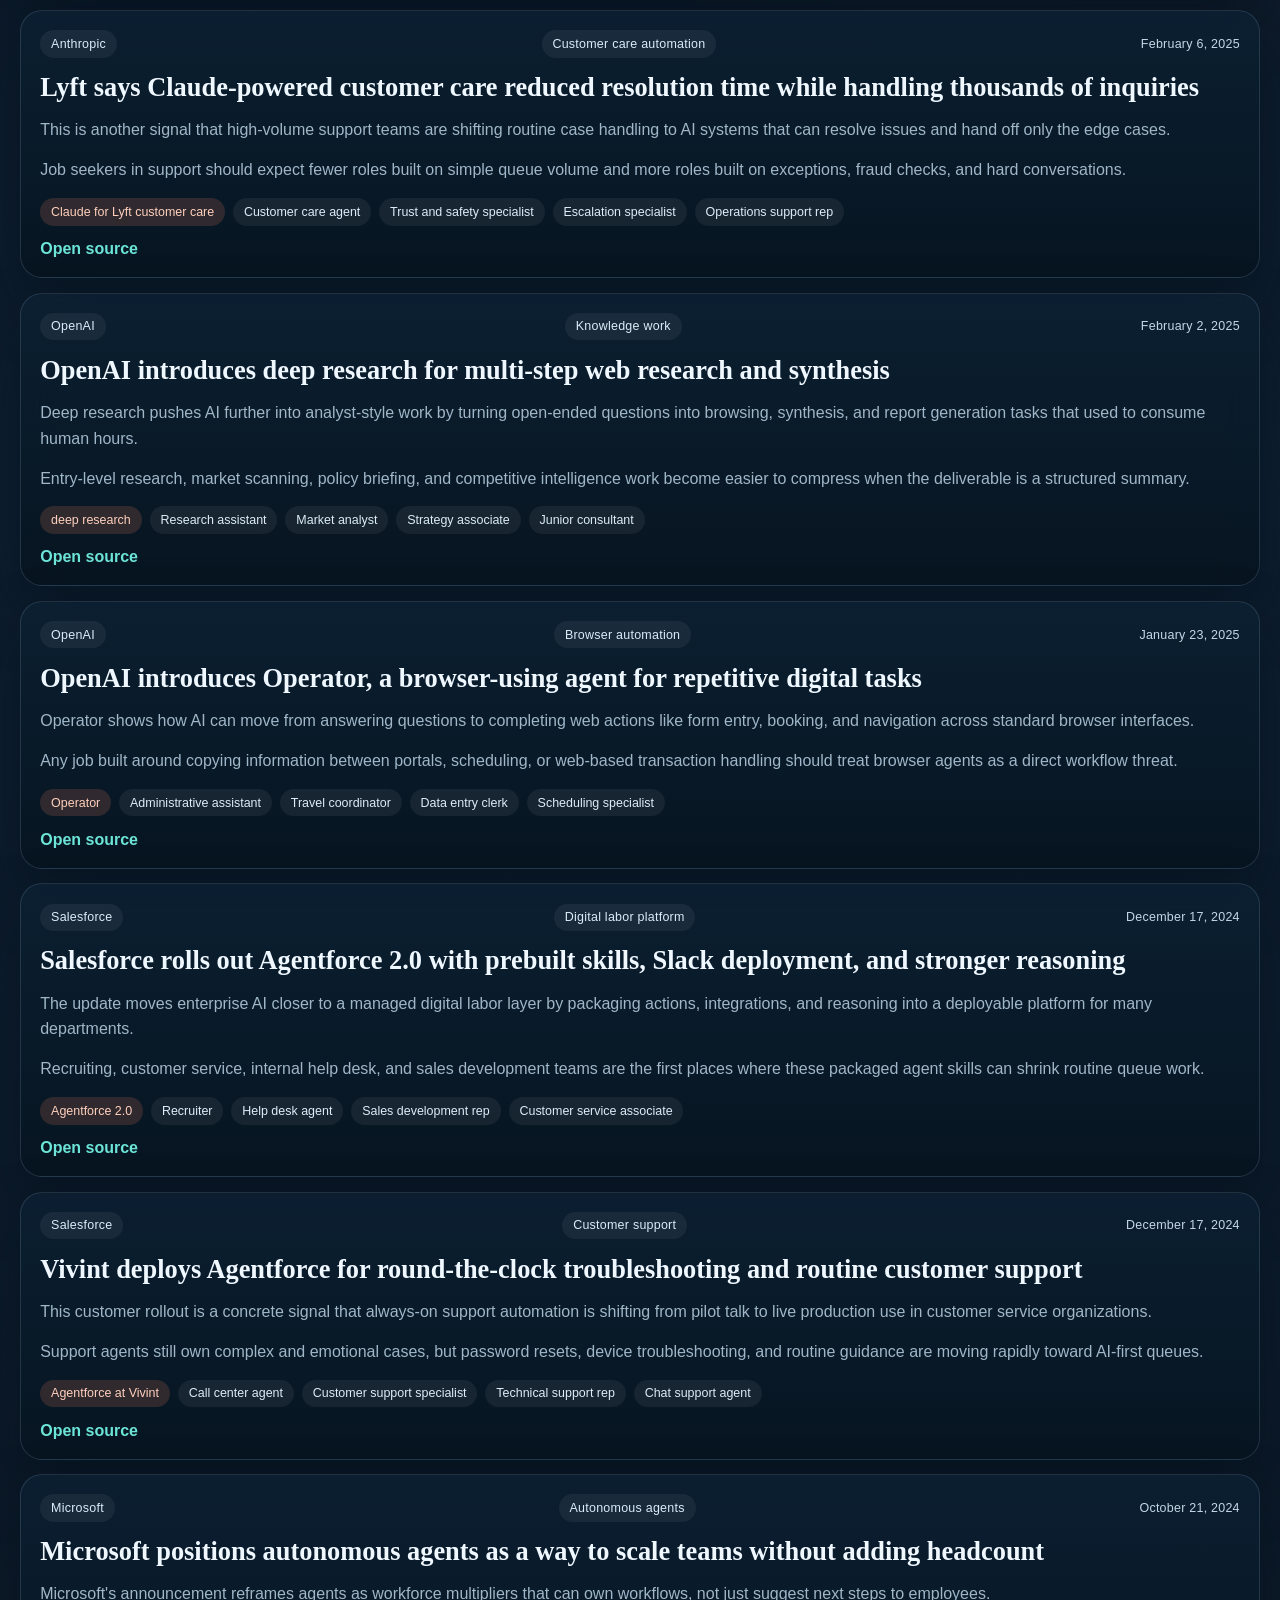
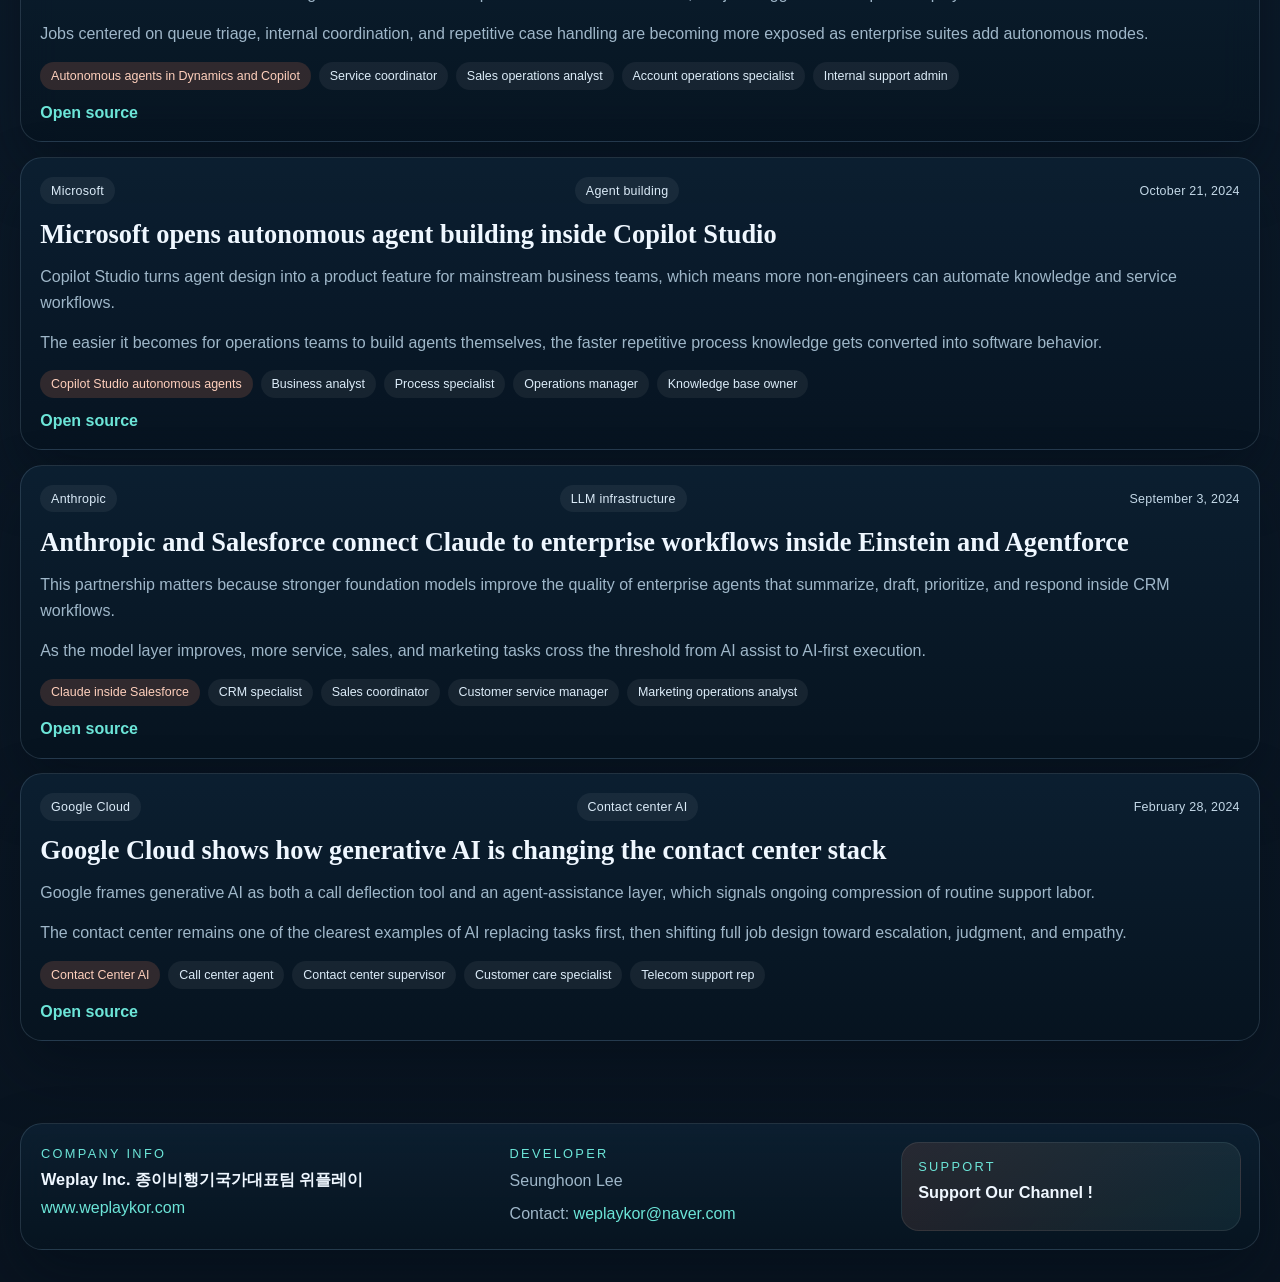
<file: news.html>
<!DOCTYPE html>
<html lang="en">
<head>
  <meta charset="UTF-8">
  <meta name="viewport" content="width=device-width, initial-scale=1.0">
  <title>Recent AI Job Replacement News | Will My Job Be Replaced by AI?</title>
  <meta name="description" content="Track official AI service launches, deployments, and case studies that may replace or reshape jobs across customer support, operations, healthcare, analysis, and digital office work.">
  <meta name="robots" content="index,follow,max-image-preview:large,max-snippet:-1,max-video-preview:-1">
  <link rel="canonical" href="https://www.willmyjobreplacedbyai.com/news.html">
  <meta property="og:type" content="website">
  <meta property="og:title" content="Recent AI Job Replacement News | Will My Job Be Replaced by AI?">
  <meta property="og:description" content="Follow official AI service releases and deployment stories that signal where automation pressure is moving next.">
  <meta property="og:url" content="https://www.willmyjobreplacedbyai.com/news.html">
  <meta property="og:site_name" content="Will My Job Be Replaced by AI?">
  <meta property="og:image" content="https://www.willmyjobreplacedbyai.com/og-image.svg">
  <link rel="stylesheet" href="styles.css?v=2026-03-24-6">
</head>
<body data-page="news">
  <div class="ambient ambient-left"></div>
  <div class="ambient ambient-right"></div>

  <main class="page-shell">
    <nav class="site-nav" aria-label="Primary">
      <div class="site-nav-shell">
        <a class="site-nav-brand" href="./">Will My Job Be Replaced by AI?</a>
        <div class="site-nav-links">
          <a class="site-nav-link" href="./">Home</a>
          <a class="site-nav-link is-active" href="news.html" aria-current="page">AI News</a>
          <a class="site-nav-link" href="articles.html">Articles</a>
        </div>
      </div>
    </nav>

    <header class="subpage-hero">
      <a class="back-link" href="./">Back to home</a>
      <p class="section-kicker">Recent News</p>
      <h1>AI services that may replace or reshape jobs</h1>
      <p class="section-copy">This page tracks official launches, enterprise deployments, and case studies that show where AI systems are moving from assistant mode into workflow ownership. Use it as an early warning layer for job families that rely on repetitive digital tasks.</p>
      <p class="subpage-summary" id="newsSummary">Loading news tracker...</p>
    </header>

    <section class="news-feed" id="newsFeed">
      <div class="empty-state">Loading news tracker...</div>
    </section>

    <nav class="pagination" id="newsPagination" aria-label="News pagination"></nav>
  </main>

  <footer class="site-footer">
    <div class="footer-shell">
      <section class="footer-block">
        <p class="section-kicker">Company info</p>
        <p class="footer-title">Weplay Inc. 종이비행기국가대표팀 위플레이</p>
        <a class="footer-link" href="https://www.weplaykor.com" target="_blank" rel="noreferrer noopener">www.weplaykor.com</a>
      </section>

      <section class="footer-block">
        <p class="section-kicker">Developer</p>
        <p class="footer-copy">Seunghoon Lee</p>
        <p class="footer-copy">Contact: <a class="footer-link" href="mailto:weplaykor@naver.com">weplaykor@naver.com</a></p>
      </section>

      <section class="footer-block footer-highlight">
        <p class="section-kicker">Support</p>
        <p class="footer-title">Support Our Channel !</p>
      </section>
    </div>
  </footer>

  <script src="editorial.js?v=2026-03-24-1"></script>
</body>
</html>
</file>
<file: styles.css>
:root {
  --bg: #081421;
  --bg-soft: #12263b;
  --panel: rgba(7, 24, 37, 0.8);
  --panel-strong: rgba(10, 30, 48, 0.92);
  --line: rgba(171, 205, 230, 0.16);
  --text: #eff7ff;
  --muted: #9fb7c9;
  --accent: #ff875c;
  --accent-soft: rgba(255, 135, 92, 0.18);
  --teal: #6ce5d8;
  --yellow: #ffd66b;
  --red: #ff6f7d;
  --green: #77e08e;
  --shadow: 0 28px 60px rgba(1, 11, 20, 0.38);
  --radius-xl: 28px;
  --radius-lg: 22px;
  --radius-md: 16px;
  --max-width: 1240px;
}

* {
  box-sizing: border-box;
}

.sr-only {
  position: absolute;
  width: 1px;
  height: 1px;
  padding: 0;
  margin: -1px;
  overflow: hidden;
  clip: rect(0, 0, 0, 0);
  white-space: nowrap;
  border: 0;
}

html {
  scroll-behavior: smooth;
}

body {
  margin: 0;
  min-height: 100vh;
  font-family: "Avenir Next", "Segoe UI", "Helvetica Neue", sans-serif;
  background:
    radial-gradient(circle at top left, rgba(108, 229, 216, 0.12), transparent 35%),
    radial-gradient(circle at 90% 10%, rgba(255, 135, 92, 0.14), transparent 30%),
    linear-gradient(180deg, #07111c 0%, #0d1e2f 46%, #091420 100%);
  color: var(--text);
  overflow-x: hidden;
}

body.no-scroll {
  overflow: hidden;
}

body::before {
  content: "";
  position: fixed;
  inset: 0;
  background-image:
    linear-gradient(rgba(255, 255, 255, 0.025) 1px, transparent 1px),
    linear-gradient(90deg, rgba(255, 255, 255, 0.025) 1px, transparent 1px);
  background-size: 42px 42px;
  mask-image: linear-gradient(180deg, transparent 0%, rgba(0, 0, 0, 0.8) 12%, rgba(0, 0, 0, 0.85) 100%);
  pointer-events: none;
}

.ambient {
  position: fixed;
  width: 28rem;
  height: 28rem;
  border-radius: 999px;
  filter: blur(80px);
  opacity: 0.28;
  pointer-events: none;
}

.ambient-left {
  top: 10rem;
  left: -12rem;
  background: rgba(108, 229, 216, 0.42);
}

.ambient-right {
  top: 18rem;
  right: -12rem;
  background: rgba(255, 135, 92, 0.32);
}

.page-shell {
  position: relative;
  width: min(var(--max-width), calc(100% - 2rem));
  margin: 0 auto;
  padding: 2rem 0 4rem;
}

.section-anchor {
  scroll-margin-top: 7rem;
}

.site-nav {
  position: sticky;
  top: 0.8rem;
  z-index: 24;
  margin-bottom: 1rem;
}

.site-nav-shell {
  display: flex;
  justify-content: space-between;
  align-items: center;
  gap: 1rem;
  padding: 0.8rem 1rem;
  border-radius: 20px;
  backdrop-filter: blur(18px);
  background: linear-gradient(180deg, rgba(12, 32, 50, 0.94) 0%, rgba(7, 20, 32, 0.94) 100%);
  border: 1px solid rgba(171, 205, 230, 0.18);
  box-shadow: 0 18px 40px rgba(1, 11, 20, 0.3);
}

.site-nav-brand,
.site-nav-link {
  text-decoration: none;
}

.site-nav-brand {
  color: var(--text);
  font-weight: 800;
  letter-spacing: -0.02em;
  white-space: nowrap;
}

.site-nav-links {
  display: flex;
  align-items: center;
  justify-content: flex-end;
  flex-wrap: wrap;
  gap: 0.55rem;
}

.site-nav-link {
  display: inline-flex;
  align-items: center;
  justify-content: center;
  min-height: 2.5rem;
  padding: 0.56rem 0.9rem;
  border-radius: 999px;
  border: 1px solid rgba(255, 255, 255, 0.08);
  background: rgba(255, 255, 255, 0.04);
  color: #d8e8f4;
  font-weight: 700;
  transition: transform 0.18s ease, border-color 0.18s ease, color 0.18s ease, background 0.18s ease;
}

.site-nav-link:hover,
.site-nav-link:focus-visible {
  border-color: rgba(108, 229, 216, 0.34);
  color: var(--text);
  transform: translateY(-1px);
}

.site-nav-link.is-active {
  border-color: transparent;
  background: linear-gradient(135deg, rgba(255, 135, 92, 0.95) 0%, rgba(255, 205, 107, 0.95) 100%);
  color: #091420;
}

.site-footer {
  width: min(var(--max-width), calc(100% - 2rem));
  margin: 0 auto 2rem;
}

.footer-shell {
  display: grid;
  grid-template-columns: 1.2fr 1fr 0.9fr;
  gap: 1rem;
  padding: 1.15rem;
  border-radius: var(--radius-lg);
  backdrop-filter: blur(18px);
  background: linear-gradient(180deg, rgba(12, 32, 50, 0.88) 0%, rgba(7, 20, 32, 0.9) 100%);
  border: 1px solid var(--line);
  box-shadow: var(--shadow);
}

.footer-block {
  display: grid;
  gap: 0.45rem;
  align-content: start;
  padding: 0.25rem 0.1rem;
}

.footer-title,
.footer-copy {
  margin: 0;
}

.footer-title {
  font-size: 1.02rem;
  font-weight: 700;
  line-height: 1.45;
  color: var(--text);
}

.footer-copy {
  color: var(--muted);
  line-height: 1.6;
}

.footer-visitors-line {
  display: flex;
  align-items: center;
  gap: 1rem;
  flex-wrap: wrap;
}

.footer-visitors-line strong {
  color: var(--text);
}

.footer-link {
  width: fit-content;
  color: var(--teal);
  text-decoration: none;
  text-underline-offset: 0.16rem;
}

.footer-link:hover {
  color: var(--text);
}

.footer-highlight {
  padding: 1rem;
  border-radius: 18px;
  background: linear-gradient(135deg, rgba(255, 135, 92, 0.12) 0%, rgba(108, 229, 216, 0.08) 100%);
  border: 1px solid rgba(255, 255, 255, 0.08);
}

.hero,
.filter-card,
.editorial-card,
.insight-card,
.subpage-hero,
.article-toc-card,
.news-feed-item,
.article-longform,
.job-card {
  backdrop-filter: blur(18px);
  background: linear-gradient(180deg, rgba(12, 32, 50, 0.92) 0%, rgba(7, 20, 32, 0.92) 100%);
  border: 1px solid var(--line);
  box-shadow: var(--shadow);
}

.hero {
  display: grid;
  grid-template-columns: minmax(0, 1.5fr) minmax(260px, 0.72fr);
  gap: 1.5rem;
  padding: 1.6rem;
  border-radius: var(--radius-xl);
  animation: rise 0.7s ease both;
}

.hero-copy {
  display: flex;
  flex-direction: column;
  gap: 1rem;
}

.topbar {
  display: flex;
  justify-content: space-between;
  gap: 1rem;
  align-items: center;
}

.brand-block {
  display: flex;
  align-items: center;
  gap: 0.9rem;
}

.brand-mark {
  width: 3rem;
  height: 3rem;
  display: grid;
  place-items: center;
  border-radius: 1rem;
  color: #081421;
  font-weight: 800;
  letter-spacing: 0.08em;
  background: linear-gradient(135deg, #ffb26b 0%, #6ce5d8 100%);
}

.brand-label,
.brand-subtitle {
  margin: 0;
}

.brand-label {
  font-size: 0.78rem;
  letter-spacing: 0.16em;
  text-transform: uppercase;
  color: var(--muted);
}

.brand-subtitle {
  font-size: 0.96rem;
  color: var(--text);
}

.language-switch {
  display: inline-flex;
  gap: 0.35rem;
  padding: 0.32rem;
  border-radius: 999px;
  background: rgba(255, 255, 255, 0.05);
  border: 1px solid rgba(255, 255, 255, 0.08);
}

.lang-button {
  border: 0;
  border-radius: 999px;
  padding: 0.56rem 0.8rem;
  font: inherit;
  font-size: 0.78rem;
  font-weight: 700;
  letter-spacing: 0.08em;
  background: transparent;
  color: var(--muted);
  cursor: pointer;
  transition: all 0.2s ease;
}

.lang-button[aria-pressed="true"] {
  background: linear-gradient(135deg, rgba(255, 135, 92, 0.95) 0%, rgba(255, 205, 107, 0.95) 100%);
  color: #091420;
}

.eyebrow,
.section-kicker {
  margin: 0;
  font-size: 0.8rem;
  text-transform: uppercase;
  letter-spacing: 0.18em;
  color: var(--teal);
}

#heroTitle,
.insight-card h2,
#resultsTitle {
  margin: 0;
  font-family: "Iowan Old Style", "Palatino Linotype", "Book Antiqua", Georgia, serif;
  line-height: 0.95;
  letter-spacing: -0.03em;
}

#heroTitle {
  font-size: clamp(3.15rem, 6vw, 5.8rem);
  max-width: 11ch;
}

.hero-lead,
.section-copy,
.results-copy,
.disclaimer,
.detail-copy {
  margin: 0;
  color: var(--muted);
  line-height: 1.6;
}

.hero-actions {
  display: flex;
  gap: 0.75rem;
  flex-wrap: wrap;
  align-items: center;
}

.hero-notes {
  display: grid;
  gap: 0.8rem;
  max-width: 50rem;
}

.pill {
  display: inline-flex;
  align-items: center;
  width: fit-content;
  padding: 0.5rem 0.8rem;
  border-radius: 999px;
  background: var(--accent-soft);
  color: #ffc2af;
  font-size: 0.86rem;
  font-weight: 700;
}

.hero-panel {
  display: grid;
  gap: 1rem;
}

.hero-tool-card {
  display: grid;
  gap: 0.8rem;
  padding: 1rem 1.05rem;
  border-radius: var(--radius-lg);
  background: linear-gradient(180deg, rgba(255, 255, 255, 0.055) 0%, rgba(255, 255, 255, 0.025) 100%);
  border: 1px solid rgba(255, 255, 255, 0.09);
}

.hero-tool-card h2 {
  margin: 0;
  font-size: 1.35rem;
  font-family: "Iowan Old Style", "Palatino Linotype", "Book Antiqua", Georgia, serif;
  line-height: 1.02;
  letter-spacing: -0.03em;
}

.hero-stats-grid {
  display: grid;
  grid-template-columns: repeat(3, minmax(0, 1fr));
  gap: 0.75rem;
}

.hero-tool-points {
  display: flex;
  flex-wrap: wrap;
  gap: 0.45rem;
}

.hero-tool-pill {
  display: inline-flex;
  align-items: center;
  padding: 0.35rem 0.6rem;
  border-radius: 999px;
  background: rgba(108, 229, 216, 0.1);
  color: #c9f6ef;
  font-size: 0.76rem;
  font-weight: 700;
}

.stat-card {
  border-radius: var(--radius-lg);
  padding: 0.95rem 1rem;
  background: linear-gradient(180deg, rgba(255, 255, 255, 0.045) 0%, rgba(255, 255, 255, 0.02) 100%);
  border: 1px solid rgba(255, 255, 255, 0.08);
}

.stat-value {
  margin: 0;
  font-size: clamp(1.7rem, 3.4vw, 2.35rem);
  font-weight: 800;
}

.stat-label {
  margin: 0.2rem 0 0;
  color: var(--muted);
}

.filter-stack {
  margin-top: 1.4rem;
  display: grid;
  gap: 1rem;
}

.editorial-grid {
  margin-top: 1.4rem;
  display: grid;
  grid-template-columns: repeat(2, minmax(0, 1fr));
  gap: 1rem;
}

.editorial-card,
.subpage-hero,
.article-toc-card,
.news-feed-item,
.article-longform {
  padding: 1.2rem;
  border-radius: var(--radius-lg);
  animation: rise 0.85s ease both;
}

.editorial-card {
  display: grid;
  gap: 1rem;
  align-content: start;
}

.editorial-card-compact {
  gap: 0.8rem;
  padding: 1rem;
}

.editorial-card-compact h2 {
  font-size: 1.42rem;
}

.editorial-card-compact .section-copy {
  font-size: 0.98rem;
}

.editorial-card-header,
.section-actions,
.news-feed-meta,
.news-preview-meta {
  display: flex;
  justify-content: space-between;
  gap: 0.75rem;
  flex-wrap: wrap;
  align-items: center;
}

.editorial-card h2,
.subpage-hero h1,
.article-toc-card h2,
.news-feed-item h2,
.article-longform h2 {
  margin: 0;
  font-size: 1.65rem;
  font-family: "Iowan Old Style", "Palatino Linotype", "Book Antiqua", Georgia, serif;
}

.editorial-link,
.editorial-button,
.news-source-link,
.back-link,
.toc-link,
.pagination-link {
  text-decoration: none;
}

.editorial-link,
.news-source-link,
.back-link {
  color: var(--teal);
  font-weight: 700;
  text-underline-offset: 0.16rem;
}

.editorial-button,
.pagination-link,
.toc-link {
  border: 1px solid rgba(255, 255, 255, 0.1);
  border-radius: 999px;
  padding: 0.62rem 0.88rem;
  background: rgba(255, 255, 255, 0.05);
  color: var(--text);
  transition: border-color 0.18s ease, transform 0.18s ease;
}

.editorial-button-strong {
  border-color: transparent;
  background: linear-gradient(135deg, rgba(255, 135, 92, 0.95) 0%, rgba(255, 205, 107, 0.95) 100%);
  color: #091420;
  font-weight: 800;
}

.editorial-button-strong:hover {
  color: #091420;
  border-color: transparent;
}

.editorial-button:hover,
.pagination-link:hover,
.toc-link:hover,
.editorial-link:hover,
.news-source-link:hover,
.back-link:hover {
  border-color: rgba(255, 255, 255, 0.24);
  color: var(--text);
}

.news-preview-list,
.news-feed,
.article-index,
.article-toc {
  display: grid;
  gap: 0.9rem;
}

.news-preview-item {
  padding: 0.95rem 1rem;
  border-radius: 18px;
  background: rgba(255, 255, 255, 0.035);
  border: 1px solid rgba(255, 255, 255, 0.07);
}

.editorial-card-compact .news-preview-item {
  padding: 0.8rem 0.9rem;
}

.news-preview-meta,
.news-feed-meta {
  color: #c3d8e7;
  font-size: 0.78rem;
  letter-spacing: 0.02em;
}

.news-preview-title,
.article-preview-title {
  color: var(--text);
  display: inline-block;
  margin-top: 0.2rem;
  font-size: 1.12rem;
  font-weight: 700;
  line-height: 1.35;
}

.news-preview-summary,
.article-preview-hook,
.article-preview-summary,
.editorial-empty,
.news-impact,
.subpage-summary,
.article-section p {
  margin: 0;
  color: var(--muted);
  line-height: 1.65;
}

.article-preview-card,
.article-longform-header {
  display: grid;
  gap: 0.8rem;
}

.editorial-card-compact .news-preview-list,
.editorial-card-compact .article-preview-card {
  gap: 0.7rem;
}

.article-preview-hook {
  color: #dbeaf6;
}

.editorial-card-compact .news-preview-title,
.editorial-card-compact .article-preview-title {
  font-size: 1rem;
  line-height: 1.32;
}

.editorial-card-compact .news-preview-summary {
  display: -webkit-box;
  overflow: hidden;
  -webkit-line-clamp: 2;
  -webkit-box-orient: vertical;
}

.editorial-card-compact .article-preview-hook {
  display: -webkit-box;
  overflow: hidden;
  -webkit-line-clamp: 2;
  -webkit-box-orient: vertical;
}

.editorial-card-compact .article-preview-summary {
  display: -webkit-box;
  overflow: hidden;
  -webkit-line-clamp: 3;
  -webkit-box-orient: vertical;
}

.editorial-card-compact .keyword-list {
  gap: 0.4rem;
}

.editorial-card-compact .keyword-chip {
  padding: 0.34rem 0.58rem;
  font-size: 0.74rem;
}

.keyword-list {
  display: flex;
  flex-wrap: wrap;
  gap: 0.5rem;
}

.keyword-chip,
.meta-pill {
  display: inline-flex;
  align-items: center;
  padding: 0.42rem 0.68rem;
  border-radius: 999px;
  font-size: 0.78rem;
  color: #dcecf9;
  background: rgba(255, 255, 255, 0.06);
}

.keyword-chip-strong {
  background: rgba(255, 135, 92, 0.16);
  color: #ffd0bd;
}

.subpage-hero {
  display: grid;
  gap: 0.85rem;
}

.news-feed {
  margin-top: 1.2rem;
}

.news-feed-item,
.article-longform {
  display: grid;
  gap: 0.9rem;
}

.article-toc-card {
  margin-top: 1.2rem;
  display: grid;
  gap: 1rem;
}

.article-toc {
  grid-template-columns: repeat(auto-fit, minmax(240px, 1fr));
}

.toc-link {
  display: flex;
  justify-content: space-between;
  gap: 0.75rem;
  align-items: center;
}

.article-index {
  margin-top: 1.2rem;
}

.article-section {
  display: grid;
  gap: 0.8rem;
}

.article-section h3 {
  margin: 0;
  font-size: 1.08rem;
  color: var(--text);
}

.pagination {
  margin-top: 1.1rem;
  display: flex;
  flex-wrap: wrap;
  gap: 0.55rem;
}

.pagination-link.is-active {
  background: linear-gradient(135deg, rgba(255, 135, 92, 0.95) 0%, rgba(255, 205, 107, 0.95) 100%);
  color: #091420;
  border-color: transparent;
}

.filter-card {
  padding: 1rem;
  border-radius: var(--radius-lg);
  animation: rise 0.85s ease both;
}

.guide-stack {
  margin-top: 1.4rem;
  display: grid;
  gap: 1rem;
}

.filter-header {
  display: grid;
  gap: 0.25rem;
  margin-bottom: 0.9rem;
}

.filter-header h2 {
  margin: 0;
  font-size: 1.6rem;
  font-family: "Iowan Old Style", "Palatino Linotype", "Book Antiqua", Georgia, serif;
}

.seo-card h2,
.seo-card h3,
.faq-list h3 {
  margin-top: 0;
}

.guide-panel {
  padding: 0;
  overflow: hidden;
}

.guide-panel details {
  padding: 1rem;
}

.guide-panel summary {
  list-style: none;
  display: grid;
  gap: 0.35rem;
  cursor: pointer;
}

.guide-panel summary::-webkit-details-marker,
.faq-item summary::-webkit-details-marker {
  display: none;
}

.guide-panel-summary {
  position: relative;
  padding-right: 3.2rem;
}

.guide-panel-summary::after {
  content: "+";
  position: absolute;
  top: 0.15rem;
  right: 0;
  display: grid;
  place-items: center;
  width: 2rem;
  height: 2rem;
  border-radius: 999px;
  border: 1px solid rgba(255, 255, 255, 0.1);
  background: rgba(255, 255, 255, 0.05);
  color: var(--text);
  font-size: 1.25rem;
  line-height: 1;
}

.guide-panel details[open] .guide-panel-summary::after {
  content: "-";
}

.guide-panel-title {
  color: var(--text);
  font-size: clamp(1.5rem, 2.4vw, 2rem);
  font-family: "Iowan Old Style", "Palatino Linotype", "Book Antiqua", Georgia, serif;
  line-height: 1.02;
  letter-spacing: -0.03em;
}

.guide-panel-lead {
  max-width: 68rem;
  color: #bfd3e2;
  line-height: 1.6;
}

.guide-panel-body {
  margin-top: 1rem;
  padding-top: 1rem;
  border-top: 1px solid rgba(255, 255, 255, 0.08);
}

.seo-grid {
  margin-top: 1rem;
  display: grid;
  gap: 0.8rem;
  grid-template-columns: repeat(auto-fit, minmax(220px, 1fr));
}

.seo-columns {
  margin-top: 1rem;
  display: grid;
  gap: 0.8rem;
  grid-template-columns: repeat(auto-fit, minmax(280px, 1fr));
}

.seo-list {
  margin: 0.8rem 0 0;
  padding-left: 1.1rem;
  color: var(--muted);
  display: grid;
  gap: 0.48rem;
  line-height: 1.6;
}

.seo-list-ordered {
  list-style: decimal-leading-zero;
  padding-left: 1.45rem;
}

.seo-list-ordered li::marker {
  color: #8eb2c8;
  font-weight: 700;
}

.risk-patterns-note {
  margin-top: 0.85rem;
  color: #bfd3e2;
}

.seo-inline-link {
  color: var(--teal);
  text-decoration-color: rgba(108, 229, 216, 0.6);
  text-underline-offset: 0.16rem;
}

.seo-inline-link:hover {
  color: var(--text);
}

.faq-list {
  margin-top: 1rem;
  display: grid;
  gap: 0.75rem;
}

.faq-item {
  padding: 0;
  border-radius: 18px;
  background: rgba(255, 255, 255, 0.035);
  border: 1px solid rgba(255, 255, 255, 0.07);
  overflow: hidden;
}

.faq-item summary {
  position: relative;
  cursor: pointer;
  padding: 1rem 3rem 1rem 1rem;
  list-style: none;
}

.faq-item summary::after {
  content: "+";
  position: absolute;
  top: 0.9rem;
  right: 1rem;
  color: var(--teal);
  font-size: 1.2rem;
  font-weight: 700;
}

.faq-item[open] summary::after {
  content: "-";
}

.faq-question {
  color: var(--text);
  font-size: 1.08rem;
  font-weight: 700;
  line-height: 1.45;
}

.faq-item p {
  margin: 0;
  padding: 0 1rem 1rem;
}

.control-panel {
  display: grid;
  gap: 1rem;
}

.job-control-panel {
  grid-template-columns: minmax(0, 2.2fr) repeat(3, minmax(0, 1fr));
}

.ai-control-panel {
  grid-template-columns: repeat(4, minmax(0, 1fr));
}

.field {
  display: grid;
  gap: 0.45rem;
}

.field label {
  font-size: 0.84rem;
  font-weight: 700;
  color: #d6e7f5;
}

.filter-actions {
  margin-top: 1rem;
  display: flex;
  justify-content: flex-end;
}

.filter-search-button {
  min-width: 8.5rem;
  justify-content: center;
}

.catalog-hero {
  display: grid;
  gap: 0.9rem;
}

.catalog-summary-stack {
  display: grid;
  gap: 0.8rem;
}

.filter-chip-list {
  display: flex;
  flex-wrap: wrap;
  gap: 0.55rem;
}

.filter-chip {
  max-width: 100%;
  line-height: 1.45;
  word-break: break-word;
}

.filter-chip-strong {
  background: rgba(255, 135, 92, 0.16);
  color: #ffd0bd;
}

.request-card {
  margin-top: 1.4rem;
  position: relative;
  overflow: hidden;
  padding: 1.35rem;
  border-radius: var(--radius-lg);
  display: grid;
  gap: 1rem;
  animation: rise 0.88s ease both;
  border: 1px solid rgba(255, 255, 255, 0.12);
  background:
    radial-gradient(circle at top left, rgba(108, 229, 216, 0.12), transparent 28%),
    radial-gradient(circle at 88% 18%, rgba(255, 135, 92, 0.16), transparent 24%),
    linear-gradient(180deg, rgba(15, 38, 58, 0.96) 0%, rgba(8, 23, 36, 0.96) 100%);
  box-shadow:
    0 24px 48px rgba(1, 10, 19, 0.32),
    inset 0 1px 0 rgba(255, 255, 255, 0.05);
}

.request-copy {
  display: grid;
  gap: 0.55rem;
}

.request-card h2 {
  margin: 0;
  font-size: clamp(2rem, 3.2vw, 2.7rem);
  font-family: "Iowan Old Style", "Palatino Linotype", "Book Antiqua", Georgia, serif;
  letter-spacing: -0.03em;
  line-height: 0.96;
}

.request-card .section-copy {
  max-width: 60rem;
  color: #c2d6e6;
  font-size: 1.02rem;
}

.request-form {
  display: grid;
  gap: 0.85rem;
  padding: 1rem;
  border-radius: 20px;
  background: linear-gradient(180deg, rgba(255, 255, 255, 0.05) 0%, rgba(255, 255, 255, 0.025) 100%);
  border: 1px solid rgba(255, 255, 255, 0.08);
}

.request-form-row {
  display: grid;
  grid-template-columns: minmax(0, 1fr) auto;
  gap: 0.75rem;
  align-items: stretch;
}

.request-form-row input {
  min-width: 0;
  min-height: 3.9rem;
  padding: 1rem 1.15rem;
  border-radius: 18px;
  border-color: rgba(255, 255, 255, 0.12);
  background: rgba(240, 248, 255, 0.06);
  font-size: 1.02rem;
  box-shadow: inset 0 1px 0 rgba(255, 255, 255, 0.04);
}

.request-form-row input:hover {
  border-color: rgba(255, 255, 255, 0.2);
  background: rgba(240, 248, 255, 0.075);
}

.request-form-row input:focus {
  border-color: rgba(108, 229, 216, 0.42);
  background: rgba(240, 248, 255, 0.1);
  box-shadow:
    inset 0 1px 0 rgba(255, 255, 255, 0.05),
    0 0 0 4px rgba(108, 229, 216, 0.12);
}

.request-form-row .editorial-button {
  min-height: 3.9rem;
  padding-inline: 1.3rem;
  font-size: 1rem;
  white-space: nowrap;
}

.request-honeypot {
  display: none;
}

.request-note {
  margin: 0;
  color: #c6d8e6;
  font-size: 0.95rem;
}

.request-success {
  margin: 0;
  color: var(--teal);
  font-size: 0.92rem;
}

input,
select {
  width: 100%;
  border: 1px solid rgba(255, 255, 255, 0.08);
  border-radius: 14px;
  padding: 0.9rem 1rem;
  font: inherit;
  color: var(--text);
  background: rgba(255, 255, 255, 0.04);
}

input::placeholder {
  color: #89a2b4;
}

input:focus,
select:focus,
.lang-button:focus {
  outline: 2px solid rgba(108, 229, 216, 0.55);
  outline-offset: 2px;
}

.insight-grid {
  margin-top: 1.4rem;
  display: grid;
  grid-template-columns: minmax(0, 1.3fr) minmax(0, 1fr);
  gap: 1rem;
}

.insight-card {
  border-radius: var(--radius-lg);
  padding: 1.35rem;
  animation: rise 1s ease both;
}

.insight-card-combined {
  grid-column: 1 / -1;
}

.insight-combined-body {
  display: grid;
  grid-template-columns: minmax(0, 1.35fr) minmax(280px, 0.9fr);
  gap: 1rem;
  align-items: start;
}

.risk-bars,
.guide-list,
.job-grid {
  display: grid;
  gap: 0.9rem;
}

.risk-row {
  display: grid;
  gap: 0.42rem;
}

.risk-row-header {
  display: flex;
  justify-content: space-between;
  gap: 1rem;
  color: #d6e7f5;
  font-size: 0.95rem;
}

.risk-row-track,
.meter-track {
  height: 0.72rem;
  border-radius: 999px;
  overflow: hidden;
  background: rgba(255, 255, 255, 0.06);
}

.risk-row-fill,
.meter-fill {
  height: 100%;
  border-radius: inherit;
}

.risk-row-fill.low,
.meter-fill.low {
  background: linear-gradient(90deg, #49c46c 0%, #77e08e 100%);
}

.risk-row-fill.medium,
.meter-fill.medium {
  background: linear-gradient(90deg, #eeb14a 0%, #ffd66b 100%);
}

.risk-row-fill.high,
.meter-fill.high {
  background: linear-gradient(90deg, #ff6f7d 0%, #ff9b7d 100%);
}

.guide-card {
  align-content: start;
}

.insight-guide-panel {
  display: grid;
  align-content: start;
}

.guide-list-inline {
  grid-template-columns: 1fr;
  gap: 0.75rem;
}

.guide-legend-item {
  display: grid;
  grid-template-columns: auto 1fr;
  gap: 0.7rem;
  align-items: start;
  padding: 0.9rem 1rem;
  border-radius: 18px;
  background: rgba(255, 255, 255, 0.035);
  border: 1px solid rgba(255, 255, 255, 0.07);
}

.guide-legend-swatch {
  width: 0.78rem;
  height: 0.78rem;
  margin-top: 0.28rem;
  border-radius: 999px;
}

.guide-legend-swatch.low {
  background: linear-gradient(90deg, #49c46c 0%, #77e08e 100%);
}

.guide-legend-swatch.medium {
  background: linear-gradient(90deg, #eeb14a 0%, #ffd66b 100%);
}

.guide-legend-swatch.high {
  background: linear-gradient(90deg, #ff6f7d 0%, #ff9b7d 100%);
}

.guide-legend-copy {
  display: grid;
  gap: 0.28rem;
}

.guide-legend-copy strong {
  color: var(--text);
  font-size: 0.98rem;
}

.guide-legend-copy .detail-copy {
  font-size: 0.95rem;
  line-height: 1.55;
}

.guide-item {
  padding: 1rem;
  border-radius: 18px;
  background: rgba(255, 255, 255, 0.04);
  border: 1px solid rgba(255, 255, 255, 0.08);
}

.guide-item strong,
.detail-block h3 {
  color: var(--text);
}

.results-block {
  margin-top: 1.65rem;
}

.results-meta {
  display: flex;
  justify-content: space-between;
  gap: 1rem;
  align-items: end;
}

.job-grid {
  margin-top: 1rem;
  grid-template-columns: repeat(auto-fit, minmax(300px, 1fr));
}

.job-card {
  display: grid;
  gap: 1rem;
  padding: 1.3rem;
  border-radius: 24px;
  animation: rise 0.9s ease both;
  cursor: pointer;
  transition: transform 0.18s ease, border-color 0.18s ease;
}

.job-card:hover,
.job-card:focus-visible {
  transform: translateY(-2px);
  border-color: rgba(255, 255, 255, 0.24);
}

.job-open-label {
  margin: 0;
  font-size: 0.9rem;
  color: var(--muted);
}

.job-card-modal {
  margin: 0;
  cursor: default;
  animation: none;
  background: transparent;
  border: 0;
  box-shadow: none;
}

.job-modal-overlay {
  position: fixed;
  inset: 0;
  z-index: 30;
  display: none;
  align-items: center;
  justify-content: center;
  padding: 1rem;
  background: rgba(3, 10, 18, 0.72);
}

.job-modal-overlay.is-open {
  display: flex;
}

.job-modal-panel {
  width: min(980px, 100%);
  max-height: min(86vh, 960px);
  overflow: auto;
  border-radius: var(--radius-lg);
  border: 1px solid var(--line);
  background: linear-gradient(180deg, rgba(12, 32, 50, 0.98) 0%, rgba(7, 20, 32, 0.98) 100%);
  box-shadow: var(--shadow);
}

.job-modal-header {
  position: sticky;
  top: 0;
  z-index: 1;
  display: flex;
  justify-content: space-between;
  align-items: center;
  gap: 1rem;
  border-bottom: 1px solid rgba(255, 255, 255, 0.08);
  padding: 1rem 1.2rem;
  background: rgba(5, 17, 29, 0.95);
}

.job-modal-header h2 {
  margin: 0;
  font-size: 1.6rem;
  font-family: "Iowan Old Style", "Palatino Linotype", "Book Antiqua", Georgia, serif;
}

.job-modal-close {
  border: 1px solid rgba(255, 255, 255, 0.14);
  background: rgba(255, 255, 255, 0.06);
  color: #f6fcff;
  border-radius: 999px;
  width: 2rem;
  height: 2rem;
  line-height: 1;
  font-size: 1.2rem;
  cursor: pointer;
}

.job-modal-body {
  padding: 1rem 1.2rem 1.2rem;
}

.card-top,
.meta-row,
.card-tags,
.meter-meta,
.detail-lists {
  display: flex;
  gap: 0.75rem;
  justify-content: space-between;
  align-items: start;
  flex-wrap: wrap;
}

.job-title {
  margin: 0;
  font-size: 1.55rem;
  font-family: "Iowan Old Style", "Palatino Linotype", "Book Antiqua", Georgia, serif;
}

.job-summary {
  margin: 0.45rem 0 0;
  color: var(--muted);
  line-height: 1.55;
}

.classification-path {
  margin: 0.55rem 0 0;
  color: #cfe1ef;
  font-size: 0.88rem;
  line-height: 1.5;
}

.tag {
  display: inline-flex;
  width: fit-content;
  align-items: center;
  padding: 0.42rem 0.72rem;
  border-radius: 999px;
  font-size: 0.78rem;
  font-weight: 700;
  letter-spacing: 0.04em;
}

.tag.neutral {
  background: rgba(255, 255, 255, 0.07);
  color: #dceaf6;
}

.tag.replace {
  background: rgba(255, 111, 125, 0.14);
  color: #ffb3bd;
}

.tag.hybrid {
  background: rgba(255, 214, 107, 0.14);
  color: #ffe6a2;
}

.tag.enhance {
  background: rgba(108, 229, 216, 0.14);
  color: #aef2ea;
}

.risk-number {
  margin: 0;
  font-size: 2.1rem;
  font-weight: 800;
}

.meter-label {
  color: var(--muted);
  font-size: 0.9rem;
}

.detail-lists {
  align-items: stretch;
}

.detail-block {
  flex: 1 1 220px;
  padding: 0.95rem 1rem;
  border-radius: 18px;
  background: rgba(255, 255, 255, 0.035);
  border: 1px solid rgba(255, 255, 255, 0.07);
}

.detail-block h3 {
  margin: 0 0 0.75rem;
  font-size: 1rem;
}

.detail-block ul {
  margin: 0;
  padding-left: 1.1rem;
  color: var(--muted);
  display: grid;
  gap: 0.5rem;
}

.detail-copy {
  display: grid;
  gap: 0.72rem;
}

.detail-copy p {
  margin: 0;
}

.service-list {
  display: flex;
  flex-wrap: wrap;
  gap: 0.55rem;
}

.reference-list {
  display: grid;
  gap: 0.6rem;
}

.service-pill {
  padding: 0.45rem 0.68rem;
  border-radius: 999px;
  font-size: 0.8rem;
  color: #dcedfb;
  background: rgba(255, 255, 255, 0.06);
}

.service-link {
  color: #aef2ea;
  display: inline-flex;
  width: fit-content;
  text-decoration-color: rgba(174, 242, 234, 0.6);
  text-underline-offset: 0.16rem;
  word-break: break-word;
}

.service-link:hover {
  color: var(--text);
}

.service-link-none {
  color: var(--muted);
  text-decoration: none;
}

.empty-state {
  padding: 2rem;
  border-radius: 24px;
  text-align: center;
  background: rgba(255, 255, 255, 0.04);
  border: 1px dashed rgba(255, 255, 255, 0.12);
  color: var(--muted);
}

@keyframes rise {
  from {
    opacity: 0;
    transform: translateY(18px);
  }
  to {
    opacity: 1;
    transform: translateY(0);
  }
}

@media (max-width: 980px) {
  .site-nav-shell {
    align-items: flex-start;
    flex-direction: column;
  }

  .site-nav-links {
    justify-content: flex-start;
  }

  .hero,
  .editorial-grid,
  .footer-shell,
  .insight-grid,
  .job-control-panel,
  .ai-control-panel {
    grid-template-columns: 1fr;
  }

  .results-meta {
    align-items: start;
    flex-direction: column;
  }

  .insight-combined-body {
    grid-template-columns: 1fr;
  }

  .hero-stats-grid {
    grid-template-columns: repeat(3, minmax(0, 1fr));
  }
}

@media (max-width: 720px) {
  .page-shell {
    width: min(calc(100% - 1rem), var(--max-width));
    padding-top: 0.75rem;
  }

  .hero,
  .editorial-card,
  .subpage-hero,
  .article-toc-card,
  .news-feed-item,
  .article-longform,
  .insight-card,
  .filter-card,
  .job-card {
    padding: 1rem;
  }

  .topbar {
    flex-direction: column;
    align-items: start;
  }

  #heroTitle {
    max-width: 100%;
    font-size: clamp(2.5rem, 14vw, 4rem);
  }

  .hero-stats-grid {
    grid-template-columns: 1fr;
  }

  .site-nav {
    top: 0.5rem;
  }

  .site-nav-shell {
    padding: 0.8rem 0.85rem;
  }

  .site-nav-brand {
    white-space: normal;
  }

  .request-card {
    padding: 1rem;
  }

  .request-form {
    padding: 0.85rem;
  }

  .request-form-row {
    grid-template-columns: 1fr;
  }

  .request-form-row .editorial-button {
    width: 100%;
  }

  .filter-actions {
    justify-content: stretch;
  }

  .filter-search-button {
    width: 100%;
  }

  .guide-panel details {
    padding: 0.9rem;
  }

  .guide-panel-summary {
    padding-right: 2.8rem;
  }
}
</file>
